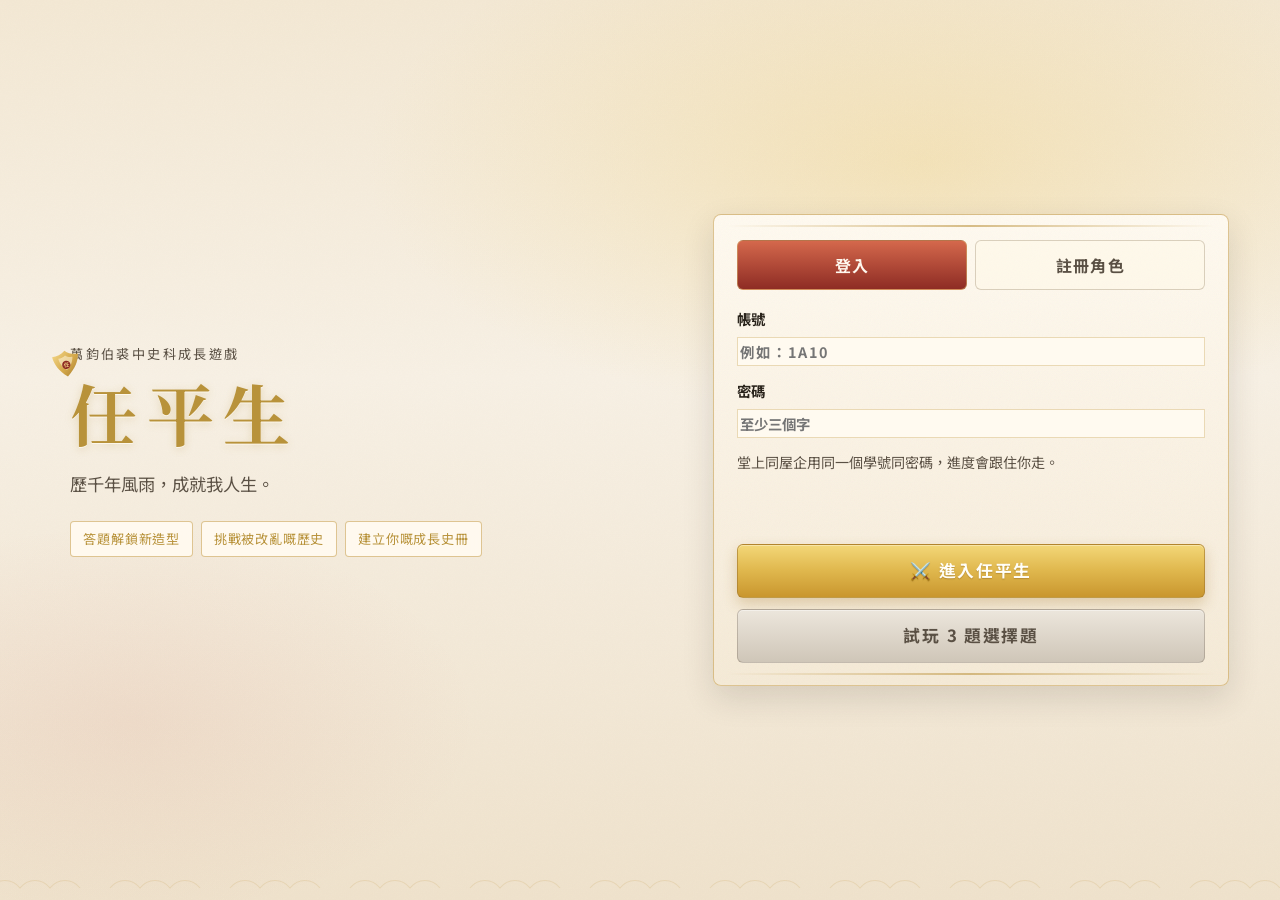
<file: index.html>
<!DOCTYPE html>
<html lang="zh-Hant">
  <head>
    <meta charset="UTF-8" />
    <meta name="viewport" content="width=device-width, initial-scale=1" />
    <title>任平生｜萬鈞伯裘中史科成長遊戲</title>
    <meta
      name="description"
      content="《任平生》——萬鈞伯裘中史科成長遊戲。歷千年風雨，成就我人生。化身古代人物，答題升級。"
    />
    <link rel="preconnect" href="https://fonts.googleapis.com" />
    <link rel="preconnect" href="https://fonts.gstatic.com" crossorigin />
    <link
      href="https://fonts.googleapis.com/css2?family=Cinzel:wght@600;700&family=Noto+Sans+TC:wght@400;500;600;700&family=Noto+Serif+TC:wght@600;700;900&display=swap"
      rel="stylesheet"
    />
    <link rel="stylesheet" href="css/styles.css?v=rad176" />
    <link rel="stylesheet" href="css/theme-ink.css?v=rad176" />
    <link rel="stylesheet" href="css/theme-hero.css?v=rad176" />
    <link rel="stylesheet" href="css/theme-epic.css?v=rad176" />
    <link rel="stylesheet" href="css/theme-radiant.css?v=rad176" />
    <link rel="stylesheet" href="css/home-proto.css?v=rad176" />
    <link rel="stylesheet" href="css/sheet.css?v=rad176" />
  </head>
  <body>
    <div id="app"></div>
    <script type="module" src="js/app.js?v=rad177"></script>
  </body>
</html>
</file>
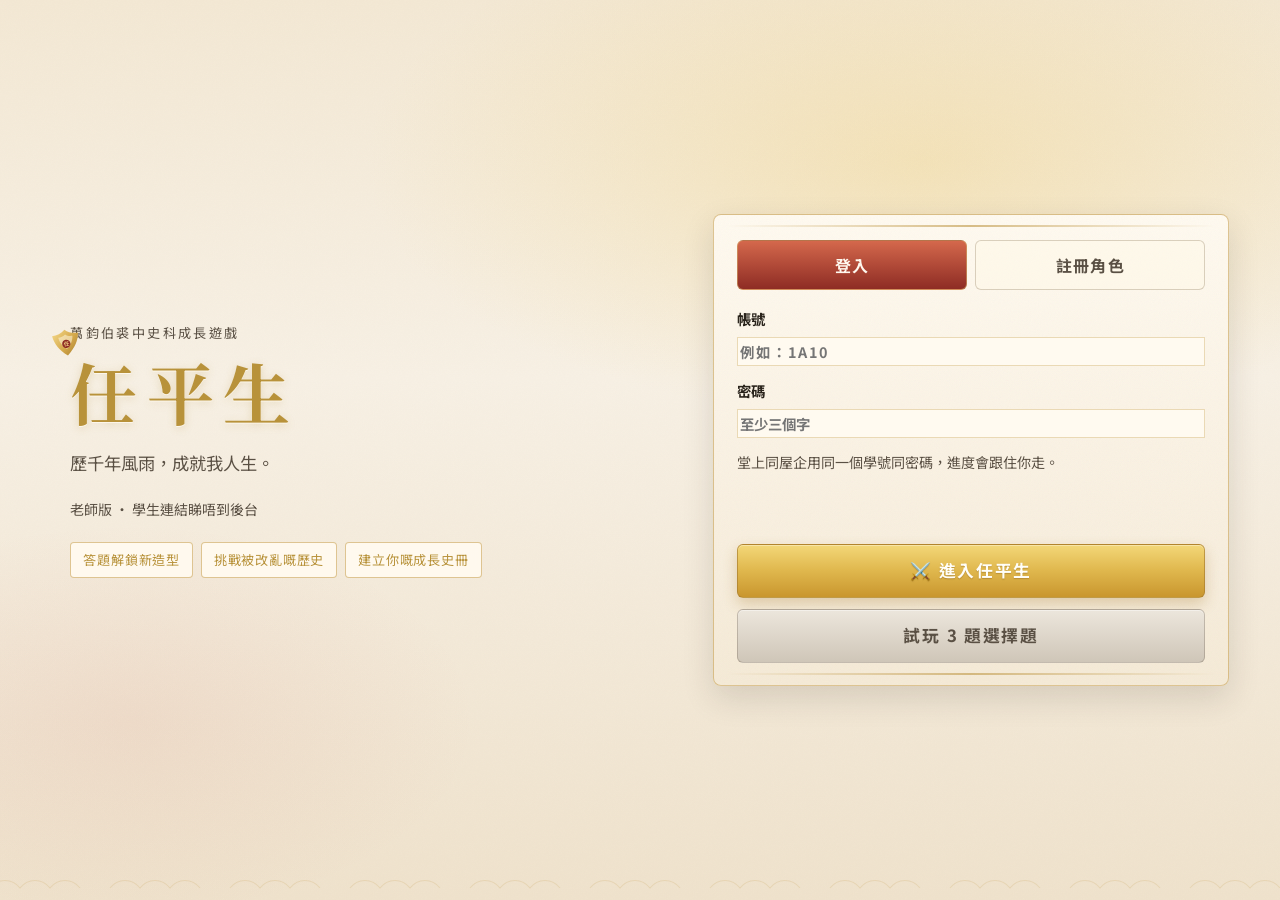
<file: teacher.html>
<!DOCTYPE html>
<html lang="zh-Hant">
  <head>
    <meta charset="UTF-8" />
    <meta name="viewport" content="width=device-width, initial-scale=1" />
    <title>任平生｜老師後台</title>
    <meta name="robots" content="noindex" />
    <meta
      name="description"
      content="《任平生》老師後台。學生請用課堂派發的學生連結。"
    />
    <link rel="preconnect" href="https://fonts.googleapis.com" />
    <link rel="preconnect" href="https://fonts.gstatic.com" crossorigin />
    <link
      href="https://fonts.googleapis.com/css2?family=Cinzel:wght@600;700&family=Noto+Sans+TC:wght@400;500;600;700&family=Noto+Serif+TC:wght@600;700;900&display=swap"
      rel="stylesheet"
    />
    <link rel="stylesheet" href="css/styles.css?v=rad176" />
    <link rel="stylesheet" href="css/theme-ink.css?v=rad176" />
    <link rel="stylesheet" href="css/theme-hero.css?v=rad176" />
    <link rel="stylesheet" href="css/theme-epic.css?v=rad176" />
    <link rel="stylesheet" href="css/theme-radiant.css?v=rad176" />
    <link rel="stylesheet" href="css/home-proto.css?v=rad176" />
    <link rel="stylesheet" href="css/sheet.css?v=rad176" />
  </head>
  <body>
    <div id="app"></div>
    <script type="module" src="js/app.js?v=rad177"></script>
  </body>
</html>
</file>
<file: css/styles.css>
:root {
  /* 水墨書卷基底（細節見 theme-ink.css） */
  --ink: #252820;
  --ink-soft: #3d4338;
  --paper: #f5f0e6;
  --paper-soft: #fffcf5;
  --silk: #efe8da;
  --sky: #35665b;
  --dawn: #b29455;
  --mist-blue: #5a6a88;
  --mountain: #182321;
  --cinnabar: #a3312b;
  --cinnabar-deep: #7e2418;
  --gold: #b29455;
  --gold-deep: #8a7340;
  --jade: #35665b;
  --bronze: #8a7340;
  --shadow: 0 12px 32px rgba(37, 40, 32, 0.12);
  --radius: 8px;
  --font-display: "Noto Serif TC", "Songti TC", serif;
  --font-body: "Noto Serif TC", "Noto Sans TC", serif;
  --font-ui: "Noto Sans TC", "PingFang TC", "Microsoft JhengHei", sans-serif;
}

* {
  box-sizing: border-box;
}

html,
body {
  margin: 0;
  min-height: 100%;
  color: var(--ink);
  font-family: var(--font-ui);
  background: var(--paper);
}

/* 戰國暮色城郭背景 —— 已由 theme-ink.css 水墨書卷覆蓋；保留變數相容舊規則 */
body {
  background: var(--paper, #f5f0e6);
}

/* 舊戰幡疊層：改為關閉，以免壓過宣紙感 */
body::before {
  content: none;
  display: none;
}

body::after {
  content: none;
  display: none;
}

#app {
  position: relative;
  z-index: 1;
  min-height: 100vh;
}

.hidden {
  display: none !important;
}

button,
input,
select {
  font: inherit;
}

/* 卷軸／匾額面板共用 */
.scroll-frame {
  position: relative;
  background:
    linear-gradient(180deg, rgba(246, 236, 214, 0.96), rgba(232, 214, 180, 0.94));
  border: 1px solid rgba(198, 163, 90, 0.45);
  box-shadow:
    var(--shadow),
    inset 0 0 0 1px rgba(255, 248, 230, 0.35),
    inset 0 0 40px rgba(110, 84, 48, 0.08);
}

.scroll-frame::before,
.scroll-frame::after {
  content: "";
  position: absolute;
  left: 10px;
  right: 10px;
  height: 2px;
  background: linear-gradient(90deg, transparent, rgba(198, 163, 90, 0.65), transparent);
  pointer-events: none;
}

.scroll-frame::before {
  top: 8px;
}

.scroll-frame::after {
  bottom: 8px;
}

.btn {
  border: 1px solid rgba(198, 163, 90, 0.35);
  border-radius: 6px;
  padding: 0.7rem 1.35rem;
  cursor: pointer;
  background: linear-gradient(180deg, #c24a3a, var(--cinnabar-deep));
  color: #fff8ef;
  font-weight: 700;
  letter-spacing: 0.12em;
  transition: transform 0.15s ease, filter 0.15s ease;
  box-shadow: 0 8px 18px rgba(126, 36, 24, 0.35);
  font-family: var(--font-ui);
}

.btn:hover {
  filter: brightness(1.08);
  transform: translateY(-1px);
}

.btn:active:not(:disabled) {
  transform: translateY(1px);
  filter: brightness(1.05);
  box-shadow:
    0 0 10px 3px rgba(255, 248, 230, 0.4),
    0 0 24px 8px rgba(210, 180, 120, 0.22);
}

.btn.ghost {
  background: rgba(255, 252, 245, 0.9);
  color: var(--ink-soft);
  box-shadow: none;
  border: 1px solid rgba(37, 40, 32, 0.18);
  backdrop-filter: none;
}

.app-shell .btn.ghost {
  color: var(--ink);
  background: rgba(255, 248, 230, 0.45);
  border-color: rgba(110, 84, 48, 0.35);
}

.btn.gold {
  background: linear-gradient(180deg, var(--gold), var(--gold-deep));
  color: #1a120c;
  box-shadow: 0 8px 18px rgba(138, 106, 46, 0.35);
}

.btn:disabled {
  opacity: 0.45;
  cursor: not-allowed;
  transform: none;
}

/* ===== Landing / Auth ===== */
.hero-screen {
  min-height: 100vh;
  display: grid;
  grid-template-columns: 1.1fr 0.9fr;
  gap: 2rem;
  padding: clamp(1.5rem, 4vw, 3.5rem);
  align-items: center;
}

@media (max-width: 900px) {
  .hero-screen {
    grid-template-columns: 1fr;
    padding-top: 2rem;
  }
}

.brand-block {
  color: #f4e6c4;
  position: relative;
  padding-left: 1.2rem;
}

.brand-block::before {
  content: "任";
  position: absolute;
  left: -0.2rem;
  top: 0.35rem;
  width: 1.7rem;
  height: 2.4rem;
  display: grid;
  place-items: center;
  font-family: var(--font-display);
  font-size: 1.1rem;
  color: #fff6e4;
  background: radial-gradient(circle at 40% 35%, #e07058, var(--cinnabar-deep));
  border: 1px solid rgba(212, 176, 106, 0.65);
  box-shadow: 0 6px 16px rgba(0, 0, 0, 0.45);
  transform: rotate(-8deg);
  animation: sealIn 0.8s 0.2s ease both;
}

.brand-block h1 {
  font-family: var(--font-display);
  font-size: clamp(2.8rem, 7vw, 4.6rem);
  font-weight: 400;
  line-height: 1.15;
  margin: 0 0 0.7rem;
  letter-spacing: 0.14em;
  color: #f7e7c0;
  text-shadow:
    0 2px 0 rgba(0, 0, 0, 0.45),
    0 0 28px rgba(232, 160, 96, 0.35);
  animation: brandIn 0.9s ease both;
}

.brand-block .subtitle {
  font-family: var(--font-body);
  font-size: 1.08rem;
  max-width: 34ch;
  line-height: 1.85;
  color: rgba(247, 231, 192, 0.92);
  animation: fadeUp 0.8s 0.15s ease both;
}

.brand-block .tags {
  display: flex;
  flex-wrap: wrap;
  gap: 0.5rem;
  margin-top: 1.3rem;
  animation: fadeUp 0.8s 0.3s ease both;
}

.tag {
  padding: 0.35rem 0.75rem;
  border-radius: 4px;
  background: rgba(20, 14, 18, 0.45);
  border: 1px solid rgba(212, 176, 106, 0.4);
  color: #f0e2c8;
  font-size: 0.82rem;
  letter-spacing: 0.06em;
  backdrop-filter: blur(4px);
}

.guest-play h2 {
  margin: 0 0 0.85rem;
  font-size: 1.15rem;
  letter-spacing: 0.06em;
  color: var(--ink);
}
.guest-invite .lead {
  margin: 0 0 0.9rem;
  color: var(--ink);
  line-height: 1.65;
}

.auth-panel {
  background:
    linear-gradient(180deg, rgba(246, 236, 214, 0.98), rgba(232, 214, 180, 0.96));
  border: 1px solid rgba(198, 163, 90, 0.5);
  border-radius: var(--radius);
  padding: 1.55rem 1.4rem 1.4rem;
  box-shadow: var(--shadow);
  animation: fadeUp 0.7s 0.2s ease both;
  position: relative;
}

.auth-panel::before,
.auth-panel::after {
  content: "";
  position: absolute;
  left: 12px;
  right: 12px;
  height: 2px;
  background: linear-gradient(90deg, transparent, rgba(198, 163, 90, 0.7), transparent);
}

.auth-panel::before {
  top: 10px;
}

.auth-panel::after {
  bottom: 10px;
}

.auth-tabs {
  display: flex;
  gap: 0.5rem;
  margin-bottom: 1rem;
}

.auth-tabs button {
  flex: 1;
  border: 1px solid rgba(110, 84, 48, 0.25);
  background: rgba(255, 248, 230, 0.45);
  padding: 0.65rem;
  border-radius: 6px;
  cursor: pointer;
  font-weight: 700;
  letter-spacing: 0.08em;
  color: var(--ink-soft);
}

.auth-tabs button.active {
  background: linear-gradient(180deg, #d4684c, var(--cinnabar-deep));
  color: #fff8ef;
  border-color: rgba(212, 176, 106, 0.55);
}

.form-grid {
  display: grid;
  gap: 0.75rem;
}

.form-grid label {
  display: grid;
  gap: 0.35rem;
  font-size: 0.9rem;
  font-weight: 700;
  color: var(--ink-soft);
}

#class-id-input {
  text-transform: uppercase;
  letter-spacing: 0.14em;
}

.name-roll,
.hero-name-edit {
  display: flex;
  flex-wrap: wrap;
  gap: 0.4rem;
  align-items: center;
}
.name-roll input,
.hero-name-edit input {
  flex: 1;
  min-width: 8rem;
  padding: 0.7rem 0.85rem;
  border-radius: 6px;
  border: 1px solid rgba(110, 84, 48, 0.3);
  background: rgba(255, 250, 240, 0.92);
  color: var(--ink);
  font: inherit;
}
.hero-name-edit {
  margin: 0.15rem 0 0;
}
.hero-name-edit .btn,
.name-roll .btn {
  padding: 0.55rem 0.8rem;
  letter-spacing: 0.06em;
}
.poster-char {
  display: flex;
  align-items: center;
  gap: 0.35rem;
  flex-wrap: wrap;
}
.name-pencil {
  border: 0;
  background: transparent;
  color: inherit;
  cursor: pointer;
  font-size: 0.95rem;
  line-height: 1;
  padding: 0.15rem 0.35rem;
  opacity: 0.72;
  border-radius: 4px;
}
.name-pencil:hover,
.name-pencil:focus-visible {
  opacity: 1;
  background: rgba(154, 52, 36, 0.08);
}
.home-quest {
  margin: 0.2rem 0 0;
  padding: 0.85rem 1rem;
  max-width: 22rem;
  border: 1px solid rgba(154, 52, 36, 0.32);
  border-radius: 10px;
  background: rgba(255, 250, 240, 0.94);
  box-shadow: 0 6px 16px rgba(58, 36, 22, 0.08);
}
.home-quest .eyebrow {
  margin: 0;
  letter-spacing: 0.16em;
  font-size: 0.72rem;
  color: #9a3424;
}
.home-quest h3 {
  margin: 0.2rem 0 0.25rem;
  font-family: var(--font-display);
  font-size: 1.15rem;
  letter-spacing: 0.06em;
}
.home-quest p {
  margin: 0 0 0.65rem;
  font-size: 0.88rem;
  line-height: 1.45;
}
.home-quest .poster-actions {
  margin-top: 0;
}

.form-error {
  color: var(--cinnabar-deep);
  font-size: 0.88rem;
  min-height: 1.2em;
}

/* ===== App shell ===== */
.app-shell {
  max-width: 1100px;
  margin: 0 auto;
  padding: 1rem 1rem 4rem;
}

.topbar {
  display: flex;
  flex-wrap: wrap;
  align-items: center;
  justify-content: space-between;
  gap: 1rem;
  padding: 0.95rem 1.15rem;
  margin-bottom: 1.2rem;
  border-radius: var(--radius);
  background:
    linear-gradient(180deg, rgba(246, 236, 214, 0.96), rgba(228, 208, 172, 0.94));
  border: 1px solid rgba(198, 163, 90, 0.45);
  box-shadow: var(--shadow);
  animation: fadeUp 0.5s ease both;
  position: relative;
}

.topbar::before {
  content: "";
  position: absolute;
  inset: 6px;
  border: 1px solid rgba(198, 163, 90, 0.28);
  border-radius: 6px;
  pointer-events: none;
}

.player-badge {
  display: flex;
  align-items: center;
  gap: 0.85rem;
  position: relative;
  z-index: 1;
}

.avatar-ring {
  width: 80px;
  height: 80px;
  border-radius: 14px;
  display: grid;
  place-items: center;
  overflow: hidden;
  background: transparent;
  box-shadow: none;
  border: 0;
  flex-shrink: 0;
}

.avatar-ring .avatar-svg {
  width: 80px;
  height: 96px;
  display: block;
}

.avatar-fallback {
  width: 100%;
  height: 100%;
  display: grid;
  place-items: center;
  color: #fff;
  font-weight: 700;
  font-size: 1.4rem;
  border-radius: 12px;
}

.avatar-svg {
  display: block;
  filter: drop-shadow(0 6px 12px rgba(0, 0, 0, 0.25));
  animation: portraitPop 0.55s ease both;
}

/* 遊戲立繪風格頭像：無文字、無邊框 */
.avatar-art {
  position: relative;
  display: block;
  border-radius: 14px;
  overflow: hidden;
  border: 0;
  box-shadow: none;
  background: transparent;
  animation: portraitPop 0.55s ease both;
  flex-shrink: 0;
}

.avatar-art img {
  width: 100%;
  height: 100%;
  object-fit: cover;
  object-position: center 18%;
  display: block;
  transition: filter 0.35s ease;
}

.avatar-art::before,
.avatar-art::after {
  content: none;
  display: none;
}

.avatar-art-outfit,
.avatar-art-era {
  display: none !important;
}

/* —— 衣裝階級：開局庶民明亮，唔再用粗布灰階 —— */
.outfit-0 {
  border: 0 !important;
  box-shadow: none;
}

.outfit-0 img {
  filter: saturate(1.05) brightness(1.04) contrast(1.02);
}

.outfit-0::before {
  display: none;
}

/* 階段海報作頭像：裁切上半身／臉部 */
.avatar-art.stage-face {
  overflow: hidden;
  border-radius: 12px;
}
.avatar-art.stage-face img {
  object-fit: cover;
  object-position: center 12%;
  width: 100%;
  height: 100%;
  filter: none;
}
.avatar-art.avatar-sm.stage-face {
  border-radius: 50%;
}
.avatar-art.avatar-sm.stage-face img {
  object-position: center 8%;
}
.avatar-ring .avatar-art.stage-face {
  border-radius: 50%;
}
.growth-av .avatar-art.stage-face {
  border-radius: 50%;
  width: 40px !important;
  height: 40px !important;
}
.growth-av .avatar-art.stage-face img {
  object-position: center 10%;
}

.outfit-1,
.outfit-2,
.outfit-3,
.outfit-4,
.outfit-5,
.outfit-6,
.outfit-7,
.outfit-8 {
  border: 0 !important;
  box-shadow: none !important;
}

.outfit-1 img {
  filter: saturate(1.08) contrast(1.02) brightness(1.02);
}

.outfit-1::before,
.outfit-2::before,
.outfit-3::before,
.outfit-4::before,
.outfit-6::before,
.outfit-7::before,
.outfit-8::before,
.outfit-8::after {
  display: none !important;
  content: none !important;
}

.outfit-2 img {
  filter: saturate(1.08) hue-rotate(-6deg) contrast(1.02);
}

.outfit-3 img {
  filter: saturate(1) contrast(1.02);
}

.outfit-4 img {
  filter: saturate(1.12) contrast(1.06);
}

.outfit-5 img {
  filter: none;
}

.outfit-6 img {
  filter: saturate(1.05) contrast(1.03);
}

.outfit-7 img,
.outfit-8 img {
  filter: saturate(1.12) contrast(1.06) brightness(1.02);
}

.avatar-ring .avatar-art {
  width: 80px !important;
  height: 96px !important;
  border: 0 !important;
  border-radius: 12px;
  box-shadow: none !important;
}

.avatar-ring .avatar-art-era {
  font-size: 0.55rem;
}

.char-portrait .avatar-art {
  width: 112px !important;
  height: 140px !important;
}

.parade-item .avatar-art {
  width: 88px !important;
  height: 110px !important;
}

.hero-stage .avatar-art.avatar-lg {
  animation: floatY 3.5s ease-in-out infinite;
}

.eyebrow {
  font-size: 0.82rem;
  letter-spacing: 0.18em;
  color: var(--gold);
  margin: 0 0 0.5rem;
  text-transform: none;
}

.brand-block .eyebrow {
  color: #e6c96a;
}

.btn-wide {
  width: 100%;
  letter-spacing: 0.16em;
}

.pick-label {
  font-weight: 700;
  margin-bottom: 0.5rem;
  font-size: 0.9rem;
  color: var(--ink-soft);
  letter-spacing: 0.06em;
}

.hero-preview {
  margin: 1.2rem 0 0.4rem;
}

.hero-stage {
  position: relative;
  display: flex;
  flex-direction: column;
  align-items: flex-start;
  gap: 0.75rem;
  min-height: 180px;
}

.hero-stage .avatar-lg {
  animation: floatY 3.5s ease-in-out infinite;
}

.hero-caption strong {
  display: block;
  font-family: var(--font-display);
  font-size: 1.6rem;
  font-weight: 400;
  letter-spacing: 0.1em;
  color: #f4e6c4;
}

.hero-caption span {
  color: rgba(240, 226, 200, 0.85);
  font-size: 0.92rem;
  line-height: 1.5;
}

.hero-idle {
  display: flex;
  align-items: center;
  gap: 1rem;
  color: rgba(240, 226, 200, 0.88);
  line-height: 1.6;
}

.parade-row {
  display: flex;
  flex-wrap: nowrap;
  gap: 0.65rem;
  margin-top: 0.4rem;
  max-width: min(560px, 92vw);
  overflow-x: auto;
  padding: 0.35rem 0.15rem 0.55rem;
  scroll-snap-type: x mandatory;
  -webkit-overflow-scrolling: touch;
}

.parade-item {
  display: flex;
  flex-direction: column;
  align-items: center;
  gap: 0.3rem;
  padding: 0.35rem;
  border-radius: 10px;
  background: rgba(20, 14, 18, 0.42);
  border: 1px solid rgba(212, 176, 106, 0.35);
  box-shadow: 0 6px 16px rgba(0, 0, 0, 0.28);
  flex: 0 0 auto;
  scroll-snap-align: start;
  backdrop-filter: blur(6px);
}

.parade-item span {
  font-size: 0.75rem;
  color: #e8d7b0;
  letter-spacing: 0.06em;
}

.parade-item .avatar-svg {
  width: 88px;
  height: 106px;
}

.hero-idle-note {
  margin: 0.75rem 0 0;
  color: rgba(240, 226, 200, 0.85);
  font-size: 0.92rem;
}

.lantern {
  width: 36px;
  height: 52px;
  border-radius: 18px 18px 10px 10px;
  background: radial-gradient(circle at 40% 30%, #ffd98a, #c24a3a 70%);
  box-shadow: 0 0 24px rgba(255, 180, 80, 0.45);
  animation: lanternGlow 2.4s ease-in-out infinite;
  position: relative;
}

.lantern::before {
  content: "";
  position: absolute;
  top: -10px;
  left: 50%;
  width: 2px;
  height: 10px;
  background: #c6a35a;
  transform: translateX(-50%);
}

.char-pick {
  display: grid;
  grid-template-columns: repeat(3, 1fr);
  gap: 0.65rem;
  max-height: 520px;
  overflow-y: auto;
  padding: 0.35rem;
  border: 1px dashed rgba(166, 124, 58, 0.35);
  border-radius: 10px;
  background: rgba(255, 248, 236, 0.35);
}

.profile-char-pick {
  max-height: 420px;
  margin: 0.75rem 0 1.2rem;
}

@media (max-width: 640px) {
  .char-pick {
    grid-template-columns: repeat(2, 1fr);
    max-height: 480px;
  }
}

.char-card {
  border: 1.5px solid rgba(110, 84, 48, 0.25);
  border-radius: 12px;
  padding: 0.55rem 0.4rem 0.65rem;
  text-align: center;
  cursor: pointer;
  background: rgba(255, 250, 240, 0.95);
  transition: transform 0.18s ease, border-color 0.15s, box-shadow 0.18s;
}

.char-card:hover {
  transform: translateY(-4px) scale(1.02);
}

.char-card.selected {
  border-color: var(--accent, var(--cinnabar));
  box-shadow: 0 0 0 3px rgba(179, 58, 43, 0.22);
  background: #fff8ef;
  transform: translateY(-2px);
}

.char-portrait {
  display: grid;
  place-items: center;
  margin-bottom: 0.35rem;
  min-height: 118px;
}

.char-portrait .avatar-svg {
  width: 112px;
  height: 134px;
}

.char-card .name {
  font-weight: 700;
  font-size: 0.9rem;
  font-family: var(--font-body);
}

.char-card .era {
  font-size: 0.72rem;
  opacity: 0.7;
}

/* ===== Home fun layout ===== */
.home-layout {
  display: grid;
  gap: 1.15rem;
}

.hero-banner {
  display: grid;
  grid-template-columns: auto 1fr;
  gap: 1.25rem;
  align-items: center;
  overflow: hidden;
}

@media (max-width: 720px) {
  .hero-banner {
    grid-template-columns: 1fr;
    text-align: center;
  }

  .hero-banner-art {
    margin: 0 auto;
  }

  .quick-actions {
    justify-content: center;
  }

  .progress-head {
    flex-direction: column;
    gap: 0.25rem;
  }
}

.hero-banner-art {
  position: relative;
  display: grid;
  place-items: center;
  padding: 0.4rem;
}

.portrait-glow {
  position: absolute;
  width: 160px;
  height: 160px;
  border-radius: 50%;
  background: radial-gradient(circle, var(--glow, #c6a35a) 0%, transparent 70%);
  opacity: 0.35;
  animation: pulseGlow 3s ease-in-out infinite;
  pointer-events: none;
}

.rank-badge {
  position: absolute;
  right: -4px;
  bottom: 8px;
  padding: 0.25rem 0.65rem;
  border-radius: 4px;
  color: #fff;
  font-size: 0.78rem;
  font-weight: 700;
  letter-spacing: 0.08em;
  box-shadow: 0 4px 12px rgba(0, 0, 0, 0.25);
  border: 1px solid rgba(255, 240, 200, 0.35);
}

.hero-banner-copy h2 {
  font-family: var(--font-display);
  font-size: clamp(1.7rem, 4vw, 2.3rem);
  font-weight: 400;
  letter-spacing: 0.1em;
  margin: 0 0 0.35rem;
  color: var(--cinnabar-deep);
}

.motto {
  font-family: var(--font-body);
  font-size: 1.05rem;
  color: var(--bronze);
  margin: 0 0 0.55rem;
  font-style: italic;
}

.progress-card {
  background: rgba(255, 250, 240, 0.7);
  border: 1px solid rgba(110, 84, 48, 0.2);
  border-radius: 8px;
  padding: 0.75rem 0.85rem;
  margin: 0.85rem 0 1rem;
}

.progress-head {
  display: flex;
  justify-content: space-between;
  font-size: 0.85rem;
  margin-bottom: 0.45rem;
  opacity: 0.85;
}

.xp-bar.xl {
  width: 100%;
  height: 14px;
}

.quick-actions {
  display: flex;
  flex-wrap: wrap;
  gap: 0.55rem;
}

.section-title {
  font-family: var(--font-display);
  font-weight: 400;
  letter-spacing: 0.14em;
  font-size: 1.35rem;
  margin: 0 0 0.85rem;
  color: #f0e2c8;
  text-align: center;
}

.section-title span {
  display: inline-block;
  padding: 0.2rem 1rem;
  border-top: 1px solid rgba(198, 163, 90, 0.5);
  border-bottom: 1px solid rgba(198, 163, 90, 0.5);
}

.panel .section-title {
  color: var(--cinnabar-deep);
}

.unit-grid {
  display: grid;
  grid-template-columns: repeat(auto-fill, minmax(240px, 1fr));
  gap: 0.75rem;
  margin-top: 0.75rem;
}

.unit-card {
  padding: 0.95rem 1rem;
  border-radius: 10px;
  cursor: pointer;
  border: 1px solid rgba(198, 163, 90, 0.35);
  background: linear-gradient(145deg, rgba(255, 250, 240, 0.95), rgba(232, 214, 180, 0.88));
  box-shadow: 0 10px 24px rgba(8, 10, 16, 0.18);
  animation: fadeUp 0.45s ease both;
  animation-delay: calc(var(--i, 0) * 0.05s);
}

.unit-card h3 {
  margin: 0.15rem 0 0.35rem;
}

.unit-card-actions {
  display: flex;
  gap: 0.45rem;
  margin-top: 0.7rem;
  flex-wrap: wrap;
}

.unit-card-actions .btn {
  flex: 1;
  min-width: 5.5rem;
}

.unit-card .quest-xp {
  display: inline-block;
  margin-top: 0.45rem;
}

.shizhan-feature {
  margin: 0.35rem 0 0.85rem;
}

.run-hud {
  display: flex;
  flex-wrap: wrap;
  gap: 0.45rem 0.85rem;
  align-items: center;
  margin: 0 0 0.85rem;
  padding: 0.55rem 0.75rem;
  border-radius: 8px;
  border: 1px solid rgba(198, 163, 90, 0.45);
  background: linear-gradient(180deg, rgba(40, 24, 16, 0.08), rgba(154, 34, 38, 0.08));
  font-size: 0.92rem;
}

.run-era {
  font-family: var(--font-display);
  font-weight: 700;
  letter-spacing: 0.08em;
}

.run-lamps {
  display: inline-flex;
  gap: 0.28rem;
  margin-left: auto;
}

.run-lamp {
  width: 0.95rem;
  height: 0.95rem;
  border-radius: 50%;
  background: rgba(80, 60, 40, 0.22);
  box-shadow: inset 0 0 0 1px rgba(110, 84, 48, 0.35);
}

.run-lamp.on {
  background: radial-gradient(circle at 35% 30%, #ffe7a3, #e2a84a 55%, #9a2a22);
  box-shadow: 0 0 10px rgba(226, 168, 74, 0.85);
}

.run-result {
  text-align: center;
}

.run-stars {
  font-size: 2rem;
  letter-spacing: 0.2em;
  margin: 0.35rem 0 0.5rem;
}

.run-star {
  color: rgba(110, 84, 48, 0.28);
}

.run-star.on {
  color: var(--gold, #d7aa50);
  text-shadow: 0 0 12px rgba(215, 170, 80, 0.45);
}

.chip[disabled] {
  opacity: 0.45;
  cursor: not-allowed;
}

.quest-card {
  display: grid;
  grid-template-columns: auto 1fr auto;
  gap: 0.7rem;
  align-items: center;
  padding: 0.9rem 0.95rem;
  border-radius: 10px;
  cursor: pointer;
  border: 1px solid rgba(198, 163, 90, 0.35);
  background:
    linear-gradient(145deg, rgba(255, 250, 240, 0.95), rgba(232, 214, 180, 0.88));
  box-shadow: 0 10px 24px rgba(8, 10, 16, 0.18);
  transition: transform 0.18s ease, box-shadow 0.18s ease;
  animation: fadeUp 0.45s ease both;
  animation-delay: calc(var(--i, 0) * 0.06s);
}

.quest-card:hover {
  transform: translateY(-5px) rotate(-0.4deg);
  box-shadow: 0 16px 32px rgba(8, 10, 16, 0.28);
}

.quest-icon {
  width: 48px;
  height: 48px;
  border-radius: 10px;
  display: grid;
  place-items: center;
  font-size: 1.45rem;
  background: rgba(20, 28, 40, 0.08);
  border: 1px solid rgba(110, 84, 48, 0.2);
}

.quest-body h3 {
  margin: 0 0 0.2rem;
  font-family: var(--font-display);
  font-weight: 400;
  letter-spacing: 0.08em;
  font-size: 1.15rem;
}

.quest-body p {
  margin: 0;
  font-size: 0.82rem;
  opacity: 0.75;
}

.quest-xp {
  font-size: 0.78rem;
  font-weight: 700;
  letter-spacing: 0.04em;
  padding: 0.3rem 0.5rem;
  border-radius: 4px;
  background: rgba(20, 28, 40, 0.08);
  white-space: nowrap;
}

.quest-card.tone-cinnabar {
  border-color: rgba(179, 58, 43, 0.4);
}
.quest-card.tone-cinnabar .quest-icon {
  background: rgba(179, 58, 43, 0.12);
}
.quest-card.tone-gold {
  border-color: rgba(198, 163, 90, 0.55);
}
.quest-card.tone-gold .quest-icon {
  background: rgba(198, 163, 90, 0.2);
}
.quest-card.tone-jade {
  border-color: rgba(45, 107, 82, 0.4);
}
.quest-card.tone-jade .quest-icon {
  background: rgba(45, 107, 82, 0.12);
}
.quest-card.tone-indigo {
  border-color: rgba(42, 56, 76, 0.4);
}
.quest-card.tone-indigo .quest-icon {
  background: rgba(42, 56, 76, 0.12);
}
.quest-card.tone-bronze {
  border-color: rgba(110, 84, 48, 0.4);
}
.quest-card.tone-royal {
  border-color: rgba(154, 34, 38, 0.45);
  background: linear-gradient(145deg, #fff8ef, #f0d9a8);
}

.profile-hero {
  display: flex;
  gap: 1.1rem;
  align-items: center;
  margin-bottom: 0.5rem;
}

@media (max-width: 600px) {
  .profile-hero {
    flex-direction: column;
    text-align: center;
  }
}

.nav button {
  transition: transform 0.15s ease, background 0.15s ease;
}

.nav button:hover {
  transform: translateY(-2px);
}

@keyframes floatY {
  0%,
  100% {
    transform: translateY(0);
  }
  50% {
    transform: translateY(-8px);
  }
}

@keyframes pulseGlow {
  0%,
  100% {
    opacity: 0.28;
    transform: scale(1);
  }
  50% {
    opacity: 0.45;
    transform: scale(1.08);
  }
}

@keyframes lanternGlow {
  0%,
  100% {
    filter: brightness(1);
    transform: translateY(0);
  }
  50% {
    filter: brightness(1.15);
    transform: translateY(-3px);
  }
}

@keyframes portraitPop {
  from {
    opacity: 0;
    transform: scale(0.86) translateY(8px);
  }
  to {
    opacity: 1;
    transform: scale(1) translateY(0);
  }
}

@keyframes heroBreathe {
  0%, 100% { transform: translate3d(0, 6px, 0) scale(1.04) rotate(-0.5deg); }
  50% { transform: translate3d(-8px, -12px, 0) scale(1.08) rotate(0.6deg); }
}
@keyframes heroShine {
  0%, 100% { background-position: 120% 0; opacity: 0.15; }
  40% { opacity: 0.55; }
  55% { background-position: -20% 0; opacity: 0.2; }
}
@keyframes moteDrift {
  0% { transform: translate3d(0, 12px, 0) scale(0.6); opacity: 0; }
  12% { opacity: 0.85; }
  100% { transform: translate3d(18px, -220px, 0) scale(1.1); opacity: 0; }
}
@keyframes avBlink {
  0%, 86%, 94%, 100% { transform: scaleY(1); }
  90% { transform: scaleY(0.06); }
}
@keyframes hairSway {
  0%, 100% { transform: rotate(-1.8deg); }
  50% { transform: rotate(2.2deg); }
}
@keyframes avatarBob {
  0%, 100% { transform: translateY(0); }
  50% { transform: translateY(-3px); }
}
@keyframes companionBob {
  0%, 100% { transform: translateY(0) rotate(-1deg); }
  50% { transform: translateY(-5px) rotate(1.5deg); }
}

.stage-poster.is-alive {
  overflow: hidden;
}
.stage-poster.is-alive .stage-alive-img {
  animation: heroBreathe 5.6s ease-in-out infinite;
  transform-origin: 52% 78%;
  will-change: transform;
  filter: saturate(1.12) contrast(1.06) brightness(1.05);
}
.stage-alive-shine {
  position: absolute;
  inset: 0;
  z-index: 2;
  pointer-events: none;
  background: linear-gradient(115deg, transparent 38%, rgba(255, 248, 220, 0.42) 50%, transparent 62%);
  background-size: 220% 100%;
  animation: heroShine 7.5s ease-in-out infinite;
  mix-blend-mode: soft-light;
}
.stage-alive-dust {
  position: absolute;
  inset: 0;
  z-index: 3;
  pointer-events: none;
  overflow: hidden;
}
.stage-alive-dust i {
  position: absolute;
  width: 7px;
  height: 7px;
  border-radius: 50%;
  background: radial-gradient(circle, #fff6d0 0%, rgba(212, 176, 106, 0.15) 70%);
  box-shadow: 0 0 8px rgba(255, 236, 180, 0.7);
  animation: moteDrift 8.5s linear infinite;
}
.stage-alive-dust i:nth-child(1) { left: 16%; bottom: 8%; animation-duration: 7.2s; }
.stage-alive-dust i:nth-child(2) { left: 38%; bottom: 4%; animation-duration: 9.4s; animation-delay: -2s; width: 5px; height: 5px; }
.stage-alive-dust i:nth-child(3) { left: 62%; bottom: 10%; animation-duration: 8.1s; animation-delay: -4s; }
.stage-alive-dust i:nth-child(4) { left: 78%; bottom: 2%; animation-duration: 10.2s; animation-delay: -1s; width: 4px; height: 9px; border-radius: 40%; }
.stage-alive-dust i:nth-child(5) { left: 50%; bottom: 16%; animation-duration: 6.8s; animation-delay: -3.5s; }

.avatar-svg .av-eyes {
  transform-box: fill-box;
  transform-origin: 50% 42%;
  animation: avBlink 5.2s ease-in-out infinite;
}
.avatar-svg .av-hair,
.avatar-svg .av-sleeve {
  transform-box: fill-box;
  transform-origin: 50% 0%;
  animation: hairSway 3.8s ease-in-out infinite;
}
.avatar-svg .av-prop {
  transform-box: fill-box;
  transform-origin: 50% 100%;
  animation: hairSway 4.6s ease-in-out infinite reverse;
}

.avatar-ring {
  animation: avatarBob 3.6s ease-in-out infinite;
}
.avatar-art.stage-face img {
  animation: heroBreathe 7s ease-in-out infinite;
  transform-origin: 50% 20%;
}
.avatar-art.avatar-sm.stage-face img,
.avatar-ring .avatar-art.stage-face img,
.growth-av .avatar-art.stage-face img {
  animation: avatarBob 3.4s ease-in-out infinite;
  transform-origin: 50% 40%;
}
.study-companion .avatar-art,
.study-companion .avatar-svg {
  animation: companionBob 3.2s ease-in-out infinite;
}

@media (prefers-reduced-motion: reduce) {
  .stage-poster.is-alive .stage-alive-img,
  .stage-alive-shine,
  .stage-alive-dust i,
  .avatar-svg .av-eyes,
  .avatar-svg .av-hair,
  .avatar-svg .av-sleeve,
  .avatar-svg .av-prop,
  .avatar-ring,
  .avatar-art.stage-face img,
  .study-companion .avatar-art,
  .study-companion .avatar-svg {
    animation: none;
  }
}
.reduce-motion .stage-poster.is-alive .stage-alive-img,
.reduce-motion .stage-alive-shine,
.reduce-motion .stage-alive-dust i,
.reduce-motion .avatar-svg .av-eyes,
.reduce-motion .avatar-svg .av-hair,
.reduce-motion .avatar-svg .av-sleeve,
.reduce-motion .avatar-svg .av-prop,
.reduce-motion .avatar-ring,
.reduce-motion .avatar-art.stage-face img,
.reduce-motion .study-companion .avatar-art,
.reduce-motion .study-companion .avatar-svg {
  animation: none;
}

.player-meta strong {
  display: block;
  font-family: var(--font-display);
  font-size: 1.35rem;
  font-weight: 400;
  letter-spacing: 0.06em;
  color: var(--ink);
}

.player-meta span {
  font-size: 0.85rem;
  opacity: 0.8;
}

.xp-bar {
  width: min(240px, 45vw);
  height: 10px;
  background: rgba(28, 20, 16, 0.12);
  border-radius: 4px;
  overflow: hidden;
  margin-top: 0.35rem;
  border: 1px solid rgba(110, 84, 48, 0.2);
}

.xp-bar > i {
  display: block;
  height: 100%;
  background: linear-gradient(90deg, var(--jade), var(--gold));
  width: 0%;
  transition: width 0.45s ease;
}

.nav {
  display: flex;
  flex-wrap: wrap;
  gap: 0.45rem;
  margin-bottom: 1rem;
}

.nav button {
  border: 1px solid rgba(212, 176, 106, 0.4);
  background: rgba(20, 14, 18, 0.55);
  border-radius: 6px;
  padding: 0.55rem 1rem;
  cursor: pointer;
  font-weight: 700;
  letter-spacing: 0.08em;
  color: #e8d7b0;
  backdrop-filter: blur(8px);
  box-shadow: 0 4px 14px rgba(0, 0, 0, 0.25);
}

.nav button.active {
  background: linear-gradient(180deg, #c24a3a, var(--cinnabar-deep));
  color: #fff8ef;
  border-color: rgba(246, 220, 160, 0.35);
}

.panel {
  background:
    linear-gradient(180deg, rgba(246, 236, 214, 0.96), rgba(228, 208, 172, 0.94));
  border: 1px solid rgba(198, 163, 90, 0.45);
  border-radius: var(--radius);
  padding: 1.35rem 1.25rem;
  box-shadow: var(--shadow);
  animation: fadeUp 0.45s ease both;
  position: relative;
}

.panel::before {
  content: "";
  position: absolute;
  inset: 7px;
  border: 1px solid rgba(198, 163, 90, 0.25);
  border-radius: 6px;
  pointer-events: none;
}

.panel > * {
  position: relative;
  z-index: 1;
}

.panel h2 {
  font-family: var(--font-display);
  margin: 0 0 0.35rem;
  font-size: 2rem;
  font-weight: 400;
  letter-spacing: 0.12em;
  color: var(--cinnabar-deep);
}

.panel .lead {
  margin: 0 0 1.1rem;
  opacity: 0.85;
  line-height: 1.75;
  font-family: var(--font-body);
}

.grid-cards {
  display: grid;
  grid-template-columns: repeat(auto-fit, minmax(200px, 1fr));
  gap: 0.85rem;
}

.feature-card {
  border-radius: 8px;
  padding: 1rem;
  background:
    linear-gradient(160deg, rgba(255, 250, 240, 0.95), rgba(232, 214, 180, 0.9));
  border: 1px solid rgba(110, 84, 48, 0.28);
  cursor: pointer;
  transition: transform 0.18s ease, box-shadow 0.18s ease, border-color 0.18s;
  text-decoration: none;
  color: inherit;
}

.feature-card:hover {
  transform: translateY(-3px);
  box-shadow: 0 12px 28px rgba(28, 20, 16, 0.16);
  border-color: rgba(179, 58, 43, 0.45);
}

.feature-card h3 {
  margin: 0.4rem 0 0.25rem;
  font-size: 1.08rem;
  font-family: var(--font-display);
  font-weight: 400;
  letter-spacing: 0.08em;
}

.feature-card p {
  margin: 0;
  font-size: 0.88rem;
  opacity: 0.78;
  line-height: 1.55;
}

.toolbar {
  display: flex;
  flex-wrap: wrap;
  gap: 0.5rem;
  margin-bottom: 1rem;
  align-items: center;
}

.chip {
  padding: 0.35rem 0.7rem;
  border-radius: 4px;
  border: 1px solid rgba(110, 84, 48, 0.28);
  background: rgba(255, 250, 240, 0.85);
  cursor: pointer;
  font-size: 0.85rem;
  letter-spacing: 0.04em;
}

.chip.active {
  background: linear-gradient(180deg, #2f6b52, #214a3a);
  color: #fff;
  border-color: transparent;
}

.question-box {
  padding: 1rem;
  border-radius: 8px;
  background:
    repeating-linear-gradient(
      0deg,
      rgba(255, 250, 240, 0.95),
      rgba(255, 250, 240, 0.95) 27px,
      rgba(198, 163, 90, 0.08) 28px
    );
  border: 1px solid rgba(110, 84, 48, 0.25);
}

.question-box .q-meta {
  font-size: 0.8rem;
  opacity: 0.7;
  margin-bottom: 0.5rem;
  letter-spacing: 0.06em;
}

.question-box .q-text {
  font-size: 1.15rem;
  font-weight: 700;
  line-height: 1.65;
  margin-bottom: 1rem;
  font-family: var(--font-body);
}

.options {
  display: grid;
  gap: 0.55rem;
}

.option {
  text-align: left;
  padding: 0.75rem 0.9rem;
  border-radius: 6px;
  border: 1px solid rgba(110, 84, 48, 0.25);
  background: rgba(255, 252, 245, 0.95);
  cursor: pointer;
}

.option.correct {
  border-color: var(--jade);
  background: rgba(47, 107, 85, 0.12);
}

.option.wrong {
  border-color: var(--cinnabar);
  background: rgba(179, 58, 43, 0.1);
}

.feedback {
  margin-top: 0.85rem;
  padding: 0.75rem;
  border-radius: 6px;
  background: rgba(36, 48, 64, 0.08);
  line-height: 1.55;
  border-left: 3px solid var(--gold);
}

.fill-row {
  display: flex;
  gap: 0.5rem;
  flex-wrap: wrap;
}

.fill-row input {
  flex: 1;
  min-width: 160px;
  padding: 0.7rem 0.85rem;
  border-radius: 6px;
  border: 1px solid rgba(110, 84, 48, 0.3);
  background: rgba(255, 250, 240, 0.95);
}

.match-board {
  display: grid;
  grid-template-columns: 1fr 1fr;
  gap: 1rem;
}

@media (max-width: 640px) {
  .match-board {
    grid-template-columns: 1fr 1fr;
    gap: 0.45rem;
  }
}

.match-col {
  display: grid;
  gap: 0.5rem;
}

.match-item {
  padding: 0.85rem 0.7rem;
  border-radius: 8px;
  border: 1px solid rgba(110, 84, 48, 0.28);
  background: linear-gradient(180deg, #fffaf0, #f3e4c4);
  cursor: pointer;
  text-align: center;
  font-weight: 600;
  min-height: 3.2rem;
  transition: transform 0.15s ease, box-shadow 0.15s ease;
}

.match-item.side-l {
  border-left: 3px solid var(--cinnabar, #9a2226);
}

.match-item.side-r {
  border-right: 3px solid var(--jade, #35665b);
}

.match-item.selected {
  border-color: var(--gold);
  box-shadow: 0 0 0 2px rgba(198, 163, 90, 0.4);
  transform: translateY(-2px);
}

.match-item.done {
  opacity: 0.4;
  pointer-events: none;
  background: linear-gradient(180deg, #dce8d4, #c5d4b0);
}

.match-item.is-miss {
  animation: flip-miss 0.4s ease;
  box-shadow: 0 0 0 2px #b23b3b;
}

.flip-grid {
  display: grid;
  grid-template-columns: repeat(4, 1fr);
  gap: 0.55rem;
}

@media (max-width: 640px) {
  .flip-grid {
    grid-template-columns: repeat(2, 1fr);
  }
}

.flip-card {
  aspect-ratio: 1 / 1.05;
  border-radius: 8px;
  border: 1px solid rgba(166, 124, 58, 0.4);
  cursor: pointer;
  background:
    linear-gradient(145deg, #e8c078, #c45a3a);
  color: #fff8ef;
  font-weight: 700;
  font-family: var(--font-display);
  letter-spacing: 0.12em;
  transition: transform 0.2s, box-shadow 0.2s, background 0.2s;
}

.flip-card span {
  display: grid;
  place-items: center;
  height: 100%;
  padding: 0.4rem;
  font-size: clamp(0.85rem, 2.5vw, 1.1rem);
}

.flip-card.revealed,
.flip-card.matched,
.flip-card.is-face {
  background:
    linear-gradient(180deg, #f7ecd2 0%, #ead4a4 100%);
  color: var(--ink);
  font-family: var(--font-ui);
  letter-spacing: 0.02em;
  font-weight: 600;
}

.flip-card.is-face span {
  font-size: clamp(0.82rem, 2.4vw, 1.02rem);
  line-height: 1.35;
}

.flip-card.is-picked {
  transform: translateY(-3px);
  box-shadow: 0 0 0 2px var(--gold, #d7aa50), 0 8px 16px rgba(80, 40, 10, 0.18);
}

.flip-card.is-miss {
  animation: flip-miss 0.45s ease;
  box-shadow: 0 0 0 2px #b23b3b;
}

.flip-card.matched {
  opacity: 0.55;
  pointer-events: none;
  background: linear-gradient(180deg, #dce8d4, #c5d4b0);
}

.flip-note {
  margin: 0.75rem 0 0;
  padding: 0.65rem 0.8rem;
  border-radius: 8px;
  background: rgba(215, 170, 80, 0.12);
  color: var(--ink);
  font-size: 0.95rem;
}

@keyframes flip-miss {
  0%,
  100% { transform: translateX(0); }
  25% { transform: translateX(-6px); }
  75% { transform: translateX(6px); }
}

@media (prefers-reduced-motion: reduce) {
  .flip-card.is-miss {
    animation: none;
  }
}

.timeline-river {
  position: relative;
  display: flex;
  flex-direction: column;
  gap: 0.35rem;
  margin: 0.85rem 0 0.35rem;
  max-width: 36rem;
  padding: 0.75rem 0.55rem 0.75rem 0.85rem;
  border-radius: 16px;
  overflow: hidden;
  background:
    linear-gradient(180deg, rgba(126, 196, 190, 0.16), rgba(53, 102, 91, 0.1)),
    repeating-linear-gradient(
      180deg,
      transparent 0 18px,
      rgba(255, 255, 255, 0.28) 18px 20px
    );
}

.timeline-river::before {
  content: "";
  position: absolute;
  inset: 0 auto 0 0;
  width: 7px;
  background: linear-gradient(180deg, #9ad4cf, #2f6f66);
}

.timeline-river.is-sailing .tl-card {
  animation: tl-sail 0.85s ease;
}

@keyframes tl-sail {
  0% { transform: translateX(0); }
  35% { transform: translateX(14px); }
  100% { transform: translateX(0); }
}

.tl-card {
  display: grid;
  grid-template-columns: 2rem 1fr auto auto;
  gap: 0.45rem;
  align-items: center;
  padding: 0.65rem 0.7rem;
  border-radius: 12px 16px 16px 12px;
  border: 1px solid rgba(110, 84, 48, 0.32);
  background: linear-gradient(180deg, #fffaf2, #f3e6cc);
  box-shadow: 0 3px 0 rgba(110, 84, 48, 0.16);
  cursor: grab;
  user-select: none;
  -webkit-user-select: none;
  touch-action: none;
  text-align: left;
  font: inherit;
  color: inherit;
  position: relative;
  z-index: 1;
}

.tl-card:focus-visible {
  outline: 2px solid var(--gold-deep, #8a7340);
  outline-offset: 2px;
}

.tl-card.is-picked {
  border-color: var(--cinnabar);
  box-shadow: inset 0 0 0 1px var(--cinnabar);
}

.tl-card.is-ok {
  border-color: var(--jade, #35665b);
  background: rgba(53, 102, 91, 0.1);
}

.tl-card.is-bad {
  border-color: var(--cinnabar);
  background: linear-gradient(180deg, #fff4f0, #f8d9d2);
  animation: tl-bump 0.45s ease;
}

@keyframes tl-bump {
  0%, 100% { transform: translateX(0); }
  30% { transform: translateX(-5px); }
  70% { transform: translateX(5px); }
}

.tl-clash {
  margin: -0.05rem 0 0.15rem 2.4rem;
  color: var(--cinnabar, #9a2226);
  font-size: 0.88rem;
  font-weight: 600;
}

.tl-moves {
  display: flex;
  flex-direction: column;
  gap: 0.15rem;
}

.tl-moves button {
  width: 2.75rem;
  height: 2.75rem;
  padding: 0;
  border-radius: 8px;
  border: 1px solid rgba(110, 84, 48, 0.35);
  background: #fff;
  color: var(--ink, #2c261c);
  font: inherit;
  font-size: 1.15rem;
  line-height: 1;
  cursor: pointer;
  touch-action: manipulation;
}

.tl-moves button:disabled {
  opacity: 0.35;
  cursor: default;
}

.tl-year.tl-wait {
  opacity: 0.45;
}

.tl-card.is-dragging {
  opacity: 0.92;
  z-index: 4;
  cursor: grabbing;
  box-shadow: 0 8px 16px rgba(44, 38, 28, 0.18);
}

.tl-card.is-drop {
  outline: 2px solid #2f6f66;
  outline-offset: 2px;
}

.tl-ord {
  font-family: var(--font-display);
  font-weight: 700;
  color: var(--gold-deep, #8a7340);
}

.tl-label {
  font-weight: 600;
  line-height: 1.35;
}

.tl-year {
  font-size: 0.82rem;
  letter-spacing: 0.04em;
  color: var(--ink-soft, #5c5346);
  white-space: nowrap;
}

@media (max-width: 640px) {
  .tl-card {
    grid-template-columns: 1.6rem 1fr auto;
    cursor: pointer;
  }
  .tl-year.tl-wait {
    display: none;
  }
  .tl-year:not(.tl-wait) {
    grid-column: 2;
    grid-row: 2;
  }
}

@media (prefers-reduced-motion: reduce) {
  .tl-card,
  .timeline-river.is-sailing .tl-card,
  .tl-card.is-bad {
    cursor: pointer;
    animation: none;
  }
}

.dialogue-stage {
  display: grid;
  gap: 1rem;
}

.npc {
  display: flex;
  gap: 0.85rem;
  align-items: flex-start;
}

.npc .bubble {
  background: rgba(255, 252, 245, 0.95);
  border-radius: 4px 16px 16px 16px;
  padding: 0.9rem 1rem;
  border: 1px solid rgba(110, 84, 48, 0.25);
  line-height: 1.7;
  flex: 1;
  animation: fadeUp 0.35s ease both;
  font-family: var(--font-body);
}

.npc .face {
  width: 56px;
  height: 56px;
  border-radius: 50%;
  display: grid;
  place-items: center;
  font-size: 1.6rem;
  background: linear-gradient(145deg, #d8c49a, #b89a62);
  flex-shrink: 0;
  border: 2px solid rgba(126, 36, 24, 0.35);
}

.video-grid {
  display: grid;
  grid-template-columns: repeat(auto-fit, minmax(280px, 1fr));
  gap: 1rem;
}

.video-card {
  background: rgba(255, 250, 240, 0.92);
  border-radius: 8px;
  overflow: hidden;
  border: 1px solid rgba(110, 84, 48, 0.28);
}

.video-card iframe {
  width: 100%;
  aspect-ratio: 16 / 9;
  border: 0;
  display: block;
  background: #111;
}

.video-card .body {
  padding: 0.85rem 1rem 1rem;
}

.video-card h3 {
  margin: 0 0 0.35rem;
  font-size: 1.05rem;
  font-family: var(--font-display);
  font-weight: 400;
  letter-spacing: 0.06em;
}

.video-card p {
  margin: 0;
  font-size: 0.88rem;
  opacity: 0.78;
  line-height: 1.5;
}

.toast {
  position: fixed;
  left: 50%;
  bottom: 1.5rem;
  transform: translateX(-50%) translateY(120%);
  background: linear-gradient(180deg, #fff8ec, #f0dcb8);
  color: var(--ink);
  padding: 0.75rem 1.25rem;
  border-radius: 6px;
  border: 1px solid rgba(196, 90, 58, 0.35);
  z-index: 50;
  transition: transform 0.3s ease;
  box-shadow: var(--shadow);
  letter-spacing: 0.06em;
}

.toast.show {
  transform: translateX(-50%) translateY(0);
}

.rank-road {
  display: flex;
  gap: 0.35rem;
  overflow-x: auto;
  padding-bottom: 0.4rem;
  margin: 1rem 0;
}

.rank-pill {
  flex: 0 0 auto;
  padding: 0.4rem 0.7rem;
  border-radius: 4px;
  font-size: 0.78rem;
  background: rgba(28, 20, 16, 0.06);
  opacity: 0.55;
  border: 1px solid rgba(110, 84, 48, 0.15);
}

.rank-pill.reached {
  opacity: 1;
  color: #fff;
  font-weight: 700;
}

.stat-row {
  display: flex;
  flex-wrap: wrap;
  gap: 0.75rem;
  margin-top: 0.75rem;
}

.stat {
  padding: 0.55rem 0.8rem;
  border-radius: 6px;
  background: rgba(36, 48, 64, 0.08);
  font-size: 0.88rem;
  border: 1px solid rgba(110, 84, 48, 0.15);
}

@keyframes fadeUp {
  from {
    opacity: 0;
    transform: translateY(12px);
  }
  to {
    opacity: 1;
    transform: translateY(0);
  }
}

@keyframes brandIn {
  from {
    opacity: 0;
    letter-spacing: 0.28em;
    filter: blur(4px);
  }
  to {
    opacity: 1;
    letter-spacing: 0.14em;
    filter: blur(0);
  }
}

@keyframes sealIn {
  from {
    opacity: 0;
    transform: rotate(-8deg) scale(0.6);
  }
  to {
    opacity: 1;
    transform: rotate(-8deg) scale(1);
  }
}

@keyframes cloudDrift {
  from {
    background-position: 0 0;
  }
  to {
    background-position: 220px 0;
  }
}

@media (prefers-reduced-motion: reduce) {
  *,
  *::before,
  *::after {
    animation-duration: 0.01ms !important;
    animation-iteration-count: 1 !important;
    transition-duration: 0.01ms !important;
  }
}

/* ===== 史戰風雲 ===== */
.shizhan-panel .shizhan-top {
  display: flex;
  justify-content: space-between;
  align-items: center;
  gap: 0.75rem;
  margin-bottom: 0.5rem;
}

.shizhan-rules {
  display: grid;
  grid-template-columns: repeat(auto-fit, minmax(180px, 1fr));
  gap: 0.55rem;
  margin: 1rem 0;
}

.shizhan-rules > div {
  padding: 0.7rem 0.85rem;
  border-radius: 8px;
  background: rgba(255, 250, 240, 0.85);
  border: 1px solid rgba(110, 84, 48, 0.22);
  font-size: 0.9rem;
  line-height: 1.45;
}

.shizhan-arena {
  display: grid;
  grid-template-columns: 1fr auto 1fr;
  gap: 0.75rem;
  align-items: center;
  margin: 0.75rem 0 1rem;
  padding: 0.85rem;
  border-radius: 12px;
  background: linear-gradient(160deg, rgba(36, 48, 64, 0.1), rgba(154, 34, 38, 0.08));
  border: 1px solid rgba(198, 163, 90, 0.3);
}

.sz-fighter {
  display: flex;
  gap: 0.65rem;
  align-items: center;
}

.sz-fighter.enemy {
  flex-direction: row;
}

.sz-fighter.me {
  flex-direction: row-reverse;
  text-align: right;
}

.sz-fighter strong {
  display: block;
  font-family: var(--font-display);
  font-size: 1.2rem;
  font-weight: 400;
  letter-spacing: 0.08em;
}

.sz-hp {
  color: var(--cinnabar);
  letter-spacing: 0.08em;
  font-size: 1.1rem;
  margin: 0.15rem 0;
}

.sz-vs {
  font-family: var(--font-display);
  font-size: 1.4rem;
  color: var(--cinnabar-deep);
  opacity: 0.85;
}

.shizhan-hand {
  display: grid;
  grid-template-columns: repeat(auto-fit, minmax(140px, 1fr));
  gap: 0.55rem;
}

.sz-card {
  text-align: left;
  border: 2px solid var(--c, #888);
  border-radius: 12px;
  padding: 0.75rem;
  background: linear-gradient(160deg, #fffef8, #f3e2bc);
  cursor: pointer;
  display: grid;
  gap: 0.25rem;
  transition: transform 0.15s ease, box-shadow 0.15s ease;
}

.sz-card:hover {
  transform: translateY(-4px) scale(1.02);
  box-shadow: 0 12px 24px rgba(0, 0, 0, 0.15);
}

.sz-card .sz-icon {
  font-size: 1.5rem;
}

.sz-card strong {
  font-family: var(--font-display);
  font-size: 1.15rem;
  letter-spacing: 0.1em;
  color: var(--c, #333);
}

.sz-card small {
  font-size: 0.75rem;
  opacity: 0.75;
  line-height: 1.35;
}

.shizhan-quiz {
  padding: 1rem;
  border-radius: 12px;
  background: rgba(255, 250, 240, 0.9);
  border: 1px solid rgba(110, 84, 48, 0.25);
}

.shizhan-log {
  margin-top: 1rem;
  padding: 0.75rem 0.9rem;
  border-radius: 8px;
  background: rgba(20, 28, 40, 0.06);
  font-size: 0.85rem;
  line-height: 1.55;
  max-height: 140px;
  overflow-y: auto;
  border-left: 3px solid var(--gold);
}

.shizhan-end {
  text-align: center;
  padding: 1.25rem;
  background: rgba(255, 250, 240, 0.9);
  border-radius: 12px;
  border: 1px solid rgba(198, 163, 90, 0.35);
}

.shizhan-end h3 {
  font-family: var(--font-display);
  font-size: 1.8rem;
  font-weight: 400;
  margin: 0 0 0.5rem;
}

.shizhan-end .btn {
  margin: 0.35rem;
}

@media (max-width: 640px) {
  .shizhan-arena {
    grid-template-columns: 1fr;
    text-align: center;
  }
  .sz-fighter,
  .sz-fighter.me {
    flex-direction: column;
    text-align: center;
  }
  .sz-vs {
    display: none;
  }
}

/* ===== 《任平生》宣紙儀表板 ===== */
.paper-shell { max-width: 1200px; }
.panel-paper {
  background: linear-gradient(180deg, rgba(255,252,245,.97), rgba(244,232,210,.95));
  border: 1px solid rgba(90, 40, 30, 0.18);
  border-radius: 8px;
  padding: 1.1rem 1.15rem;
  box-shadow: 0 10px 28px rgba(20, 12, 10, 0.18);
}
.ink-red { color: #9a3424 !important; }
.ink-gold { color: #a67c3a !important; }
.dash {
  display: grid;
  grid-template-columns: 180px 1fr 280px;
  grid-template-areas:
    "nav main hero"
    "foot foot foot";
  gap: 0.85rem;
}
.dash-nav { grid-area: nav; display: flex; flex-direction: column; gap: 0.35rem; }
.dash-main { grid-area: main; }
.dash-hero { grid-area: hero; }
.dash-foot { grid-area: foot; display: flex; flex-wrap: wrap; gap: 0.5rem; align-items: center; }
.brand-mini { font-family: var(--font-display); font-size: 1.35rem; margin: 0 0 0.5rem; color: #9a3424; }
.side-link {
  border: 0; background: transparent; text-align: left; padding: 0.45rem 0.5rem;
  cursor: pointer; border-radius: 6px; color: var(--ink); font-weight: 600;
}
.side-link:hover, .side-link.active { background: rgba(154, 52, 36, 0.1); color: #9a3424; }
.side-note { font-size: 0.72rem; opacity: 0.7; line-height: 1.45; margin-top: 0.75rem; }
.route-map { display: flex; flex-wrap: wrap; align-items: center; gap: 0.15rem; margin: 0.85rem 0 1rem; font-size: 1.1rem; }
.route-dot.done { color: #2d6b52; }
.route-dot.current { color: #9a3424; font-size: 1.25rem; }
.route-dot.locked { color: #b0a090; }
.route-line { color: #c4b498; font-size: 0.85rem; }
.task-card {
  border: 1px dashed rgba(154, 52, 36, 0.35);
  border-radius: 8px; padding: 1rem; background: rgba(255,248,236,0.65);
}
.task-kicker { margin: 0; font-size: 0.8rem; color: #a67c3a; letter-spacing: 0.08em; }
.edict {
  margin-top: 0.85rem; padding: 0.85rem; border-radius: 8px;
  background: rgba(28, 18, 14, 0.04); border: 1px solid rgba(166, 124, 58, 0.35);
}
.edict h4, .edict h3 { margin: 0 0 0.5rem; font-family: var(--font-display); color: #9a3424; }
.edict-list { list-style: none; padding: 0; margin: 0 0 0.75rem; display: grid; gap: 0.35rem; }
.edict-list li { display: flex; gap: 0.45rem; font-size: 0.86rem; line-height: 1.4; }
.edict-list li.ok span { color: #2d6b52; font-weight: 700; }
.edict-list li.no span { color: #9a3424; font-weight: 700; }
.edict-list li.wait span { color: var(--gold-deep, #8a7340); font-weight: 700; }
.promote-teaser {
  margin: 0.4rem 0 0;
  padding: 0.7rem 0.85rem;
  max-width: 22rem;
}
.promote-teaser h4 {
  margin: 0 0 0.4rem;
  font-family: var(--font-display);
  letter-spacing: 0.08em;
}
.hero-card { text-align: center; }
.hero-card h3 { font-family: var(--font-display); margin: 0.4rem 0; }
.id-line { margin: 0.2rem 0; font-size: 0.9rem; }
.chip-soft {
  display: inline-block; padding: 0.25rem 0.55rem; border-radius: 999px;
  background: rgba(154, 52, 36, 0.08); font-size: 0.78rem; margin-right: 0.25rem;
}
.chapter-list, .stage-grid, .note-grid { display: grid; gap: 0.75rem; }
.chapter-list { grid-template-columns: repeat(auto-fill, minmax(220px, 1fr)); }
.chapter-card, .stage-card, .note-card {
  border: 1px solid rgba(110, 84, 48, 0.25); border-radius: 10px; padding: 0.85rem;
  background: rgba(255,250,240,0.9); text-align: left; cursor: pointer;
}
.chapter-card.locked { opacity: 0.55; cursor: default; }
.ch-arc { font-size: 0.75rem; color: #9a3424; }
.stage-grid { grid-template-columns: repeat(auto-fill, minmax(160px, 1fr)); }
.stage-card { display: flex; flex-direction: column; gap: 0.25rem; }
.stage-card.locked { opacity: 0.45; cursor: not-allowed; }
.stage-card.done { border-color: #8a7340; }
.stage-card.mastered { border-color: #2d6b52; }
.stage-card.corrected { border-color: #4a6d8c; }
.stage-card .ic { font-size: 1.4rem; }
.stage-card .goal { font-size: 0.78rem; opacity: 0.8; }
.stage-settle {
  padding: 1rem;
  border: 1px solid rgba(110, 84, 48, 0.28);
  border-radius: 10px;
  background: rgba(255, 250, 240, 0.92);
}
.stage-settle h3 { margin: 0 0 0.75rem; }
.settle-line { margin: 0.45rem 0; line-height: 1.55; }
.settle-line.ok { color: #215c45; }
.settle-line.wait { color: #7a3a22; }
.story-box {
  padding: 1rem; border-left: 3px solid #9a3424; background: rgba(255,248,236,0.8);
  line-height: 1.75; margin: 0.75rem 0;
}
.mission-box { padding: 0.65rem 0.75rem; background: rgba(154,52,36,0.06); border-radius: 6px; margin-bottom: 0.75rem; }
.promote-layout { display: grid; grid-template-columns: 220px 1fr; gap: 1rem; align-items: start; }
.promote-silhouette { text-align: center; }
.next-shadow { color: #a67c3a; font-family: var(--font-display); font-size: 1.2rem; }
.disclaimer { font-size: 0.85rem; opacity: 0.85; }
.trial-q, .trial-result { margin-top: 1rem; padding: 1rem; border: 1px solid rgba(166,124,58,0.35); border-radius: 8px; }
.cuoshi-folio { margin-top: 0.75rem; }
.cuoshi-page {
  margin-top: 0.45rem;
  padding: 1.15rem 1.2rem 1.25rem;
  background:
    linear-gradient(180deg, rgba(255, 248, 230, 0.35), transparent 28%),
    #f3e6c4;
  border: 1px solid rgba(138, 115, 64, 0.5);
  border-radius: 4px;
  box-shadow: inset 0 0 0 1px rgba(255, 248, 230, 0.35);
  color: #2a241c;
}
.cuoshi-page-mark {
  margin: 0;
  font-size: 0.78rem;
  letter-spacing: 0.28em;
  color: #8a7340;
}
.cuoshi-page-title {
  margin: 0.2rem 0 0.55rem;
  font-family: var(--font-display);
  font-size: 1.2rem;
}
.cuoshi-lines { margin-top: 0.35rem; }
.cuoshi-line {
  display: block;
  width: 100%;
  text-align: left;
  background: transparent;
  border: 1px dashed transparent;
  border-radius: 4px;
  padding: 0.5rem 0.6rem;
  margin: 0.12rem 0;
  font: inherit;
  font-size: 1.05rem;
  line-height: 1.65;
  color: #2a241c;
  cursor: pointer;
}
.cuoshi-line:hover {
  background: rgba(163, 49, 43, 0.08);
  border-color: rgba(163, 49, 43, 0.28);
}
.cuoshi-line small {
  display: block;
  margin-top: 0.15rem;
  font-size: 0.82rem;
  font-weight: 600;
  opacity: 0.75;
}
.cuoshi-line.is-miss {
  background: rgba(37, 40, 32, 0.04);
  border-style: dotted;
  border-color: rgba(138, 115, 64, 0.35);
  opacity: 1;
  cursor: pointer;
}
.cuoshi-hint {
  margin: 0.35rem 0 0.2rem;
  color: #7a3a22;
  font-weight: 700;
}
.cuoshi-line.is-hit {
  background: rgba(163, 49, 43, 0.14);
  border-color: var(--cinnabar, #9a3424);
  font-weight: 700;
}
.cuoshi-wrong-quote {
  margin: 0.35rem 0 0.75rem;
  padding: 0.55rem 0.7rem;
  background: rgba(163, 49, 43, 0.1);
  border-left: 3px solid #9a3424;
  line-height: 1.55;
}
.cuoshi-repaired {
  padding: 0.65rem 0.75rem;
  background: rgba(45, 107, 82, 0.1);
  border-left: 3px solid #2d6b52;
  line-height: 1.55;
}
.boss-progress { height: 10px; background: rgba(0,0,0,0.08); border-radius: 4px; overflow: hidden; margin: 0.75rem 0; }
.boss-progress > i { display: block; height: 100%; background: linear-gradient(90deg, #9a3424, #d4b06a); width: 0; transition: width .3s; }
.book { display: grid; grid-template-columns: repeat(auto-fit, minmax(200px, 1fr)); gap: 0.75rem; }
.book-page { padding: 1rem; border: 1px solid rgba(110,84,48,0.25); border-radius: 8px; background: #fffaf0; min-height: 180px; }
.chronicle {
  margin-top: 0.15rem;
}
.chronicle-ledger {
  list-style: none;
  margin: 1.1rem 0 0;
  padding: 0.15rem 0 0.15rem 0.15rem;
  border-left: 2px solid rgba(154, 52, 36, 0.32);
}
.chronicle-ledger li {
  position: relative;
  display: grid;
  grid-template-columns: 6.2rem 3.2rem 1fr;
  gap: 0.45rem 0.7rem;
  align-items: baseline;
  padding: 0.7rem 0.4rem 0.7rem 1.15rem;
  line-height: 1.45;
}
.chronicle-ledger li::before {
  content: "";
  position: absolute;
  left: -5px;
  top: 1.05rem;
  width: 8px;
  height: 8px;
  border-radius: 50%;
  background: #8a7340;
  box-shadow: 0 0 0 3px rgba(243, 230, 196, 0.95);
}
.chronicle-ledger .ledger-promote::before { background: #9a3424; }
.chronicle-ledger .ledger-restore::before { background: #2d6b52; }
.chronicle-ledger time {
  font-size: 0.88rem;
  color: #6a5d4e;
}
.chronicle-ledger .ledger-mark {
  font-size: 0.78rem;
  letter-spacing: 0.12em;
  font-weight: 700;
  color: #7a3a22;
}
.ledger-restore .ledger-mark { color: #215c45; }
.chronicle-ledger .ledger-title {
  font-weight: 600;
}
.chronicle-ledger .ledger-empty {
  display: block;
  color: #6a5d4e;
  padding-left: 1.15rem;
}
.chronicle-ledger .ledger-empty::before { display: none; }
.chronicle-seals {
  margin-top: 1.15rem;
  padding-top: 0.85rem;
  border-top: 1px dashed rgba(138, 115, 64, 0.35);
}
.chronicle-seals h3 {
  margin: 0 0 0.45rem;
  font-size: 1rem;
}
.chronicle-colophon {
  margin: 1.2rem 0 0;
  text-align: right;
  font-family: var(--font-display);
  letter-spacing: 0.12em;
  color: #6a5d4e;
}
@media (max-width: 640px) {
  .chronicle-ledger li {
    grid-template-columns: 5.4rem 1fr;
    grid-template-areas:
      "time mark"
      "title title";
  }
  .chronicle-ledger time { grid-area: time; }
  .chronicle-ledger .ledger-mark { grid-area: mark; }
  .chronicle-ledger .ledger-title { grid-area: title; }
}
.row-actions { display: flex; flex-wrap: wrap; gap: 0.5rem; margin-top: 0.75rem; }
.top-tools { display: flex; gap: 0.5rem; align-items: center; }
.brand-top { font-family: var(--font-display); color: #c9a227; letter-spacing: 0.08em; }
.muted { opacity: 0.75; font-size: 0.88rem; }
.q-top { display: flex; justify-content: space-between; gap: 0.5rem; font-size: 0.85rem; opacity: 0.8; margin-bottom: 0.5rem; }
#ta-input { width: 100%; padding: 0.7rem; border-radius: 6px; border: 1px solid rgba(110,84,48,0.3); font: inherit; }

@media (max-width: 960px) {
  .dash {
    grid-template-columns: 1fr;
    grid-template-areas: "main" "hero" "nav" "foot";
  }
  .dash-nav { flex-direction: row; flex-wrap: wrap; }
  .promote-layout { grid-template-columns: 1fr; }
}

/* 滑鼠㩒落按鈕：柔和暖光 */
@keyframes goldPressFlash {
  0% {
    box-shadow:
      0 0 12px 4px rgba(255, 248, 230, 0.5),
      0 0 28px 12px rgba(210, 180, 120, 0.28);
    filter: brightness(1.07);
  }
  100% {
    box-shadow: 0 0 0 0 rgba(255, 248, 230, 0);
    filter: brightness(1);
  }
}

button:active:not(:disabled):not(.locked),
.btn:active:not(:disabled),
.option:active,
.chip:active,
.stage-card:active:not(:disabled):not(.locked),
.chapter-card:active:not(.locked),
.growth-av:active:not(:disabled) {
  box-shadow:
    0 0 12px 4px rgba(255, 248, 230, 0.45),
    0 0 26px 10px rgba(210, 180, 120, 0.24);
  filter: brightness(1.06);
}

.is-gold-flash {
  animation: goldPressFlash 0.7s ease-out;
}

.reduce-motion .is-gold-flash {
  animation: none;
}

@media (prefers-reduced-motion: reduce) {
  .is-gold-flash {
    animation: none;
  }
}

.arena-board h4 {
  margin: 0.15rem 0 0.25rem;
  font-family: var(--font-display);
  font-size: 1.05rem;
}
.arena-board p { margin: 0 0 0.35rem; }
.arena-list {
  list-style: none;
  padding: 0;
  margin: 0.4rem 0 0;
  display: grid;
  gap: 0.28rem;
}
.arena-list li {
  display: grid;
  grid-template-columns: 1.6rem 1fr auto;
  gap: 0.4rem;
  align-items: center;
  padding: 0.28rem 0.4rem;
  border-radius: 6px;
  font-size: 0.86rem;
  background: rgba(255, 252, 245, 0.7);
}
.arena-list li.is-you {
  background: rgba(215, 170, 80, 0.22);
  font-weight: 700;
  outline: 1px solid rgba(154, 52, 36, 0.28);
}
.arena-pos { color: var(--gold-deep, #8a7340); font-weight: 700; }
.arena-pts { font-variant-numeric: tabular-nums; }
.board-view .arena-board {
  margin-top: 0.4rem;
}
.cloud-setup {
  margin: 0.4rem 0 0.75rem;
  padding-left: 1.25rem;
  line-height: 1.55;
  font-size: 0.92rem;
}
.cloud-setup li { margin: 0.28rem 0; }
.cloud-setup li.is-done { color: var(--gold-deep, #8a7340); }
.cloud-actions { margin: 0.4rem 0 0.65rem; flex-wrap: wrap; }
.cloud-script {
  display: block;
  width: 100%;
  min-height: 14rem;
  max-height: 22rem;
  overflow: auto;
  white-space: pre;
  font-family: ui-monospace, SFMono-Regular, Menlo, monospace;
  font-size: 0.78rem;
  line-height: 1.4;
  padding: 0.7rem 0.75rem;
  border-radius: 8px;
  border: 1px solid rgba(110, 84, 48, 0.28);
  background: #fffdf6;
  color: #2a241c;
  margin: 0.35rem 0 1rem;
}
.visit-streak {
  margin: 0.2rem 0 0;
  color: var(--gold-deep, #8a7340);
  font-size: 0.88rem;
  letter-spacing: 0.04em;
}
.next-hook {
  margin: 0.35rem 0 0;
  color: var(--ink-soft);
  font-size: 0.92rem;
  line-height: 1.5;
}
.flavor-card {
  margin-top: 0.35rem;
  padding: 0.7rem 0.85rem;
  border: 1px solid rgba(110, 84, 48, 0.22);
  border-radius: 8px;
  background: rgba(255, 252, 245, 0.72);
}
.flavor-card .eyebrow { margin: 0 0 0.25rem; letter-spacing: 0.16em; }
.flavor-card p { margin: 0 0 0.5rem; }
.flavor-card.done p { margin: 0; color: var(--ink-soft); }
.flavor-card .options { display: grid; gap: 0.4rem; }
.flavor-serial h3 { margin: 0.2rem 0 0.4rem; font-size: 1.05rem; }
.flavor-serial .serial-row {
  margin: 0.45rem 0;
  padding: 0.55rem 0.65rem;
  border: 1px solid rgba(110, 84, 48, 0.28);
  border-radius: 8px;
}
.flavor-serial .serial-ok { color: var(--ink, #2a241c); }
.flavor-serial .serial-no { color: var(--cinnabar-deep, #9a3424); }
.flavor-serial button { max-width: 100%; text-align: left; }
.relic-stamp.is-goal { border-style: dashed; }
.relic-tray {
  display: flex;
  flex-wrap: wrap;
  gap: 0.35rem;
  align-items: center;
  flex: 1 1 160px;
}
.relic-stamp {
  display: inline-block;
  padding: 0.2rem 0.5rem;
  border: 1px solid rgba(110, 84, 48, 0.28);
  border-radius: 4px;
  font-size: 0.78rem;
  letter-spacing: 0.04em;
  background: rgba(255, 248, 230, 0.9);
}
.combo-pill {
  position: absolute;
  top: -0.35rem;
  right: 0.2rem;
  font-size: 0.72rem;
  letter-spacing: 0.08em;
  padding: 0.12rem 0.4rem;
  border-radius: 4px;
  background: rgba(255, 248, 230, 0.95);
  border: 1px solid rgba(110, 84, 48, 0.25);
  color: var(--ink);
}
.relic-reveal {
  position: fixed;
  inset: 0;
  z-index: 74;
  display: grid;
  place-items: center;
  background: rgba(37, 40, 32, 0.28);
  padding: 1rem;
}
.relic-reveal-inner {
  max-width: 380px;
  width: 100%;
  padding: 1.2rem 1.3rem 1.1rem;
  background: #fffcf5;
  border: 1px solid rgba(110, 84, 48, 0.28);
  border-radius: 10px;
  text-align: center;
}
.relic-reveal-name {
  font-family: var(--font-display);
  font-size: 1.45rem;
  margin: 0.35rem 0 0.4rem;
  letter-spacing: 0.08em;
}
.relic-reveal-hint {
  margin: 0 0 1rem;
  color: var(--ink-soft);
  line-height: 1.5;
}

/* 天機輪 */
.wheel-view .lead {
  max-width: 42rem;
}
.wheel-score {
  margin: 0.35rem 0 0.2rem;
  font-size: 1.02rem;
  letter-spacing: 0.04em;
}
.wheel-score strong {
  color: var(--cinnabar-deep);
  font-family: var(--font-display);
}

.charm-bag {
  margin: 0.65rem 0 0.35rem;
  padding: 0.65rem 0.8rem;
  border-radius: 8px;
  border: 1px solid rgba(198, 163, 90, 0.35);
  background: rgba(255, 250, 240, 0.7);
}

.charm-bag-row {
  display: flex;
  flex-wrap: wrap;
  gap: 0.45rem;
  margin: 0.35rem 0 0.4rem;
}

.charm-chip {
  display: inline-flex;
  gap: 0.35rem;
  align-items: baseline;
  padding: 0.28rem 0.55rem;
  border-radius: 999px;
  background: rgba(154, 34, 38, 0.08);
  border: 1px solid rgba(154, 34, 38, 0.22);
  font-size: 0.92rem;
}

.charm-chip.is-empty {
  opacity: 0.45;
}

.charm-use-row {
  display: flex;
  flex-wrap: wrap;
  gap: 0.4rem;
}

.charm-use {
  font-size: 0.9rem;
}

.match-item.is-silk {
  box-shadow: 0 0 0 2px var(--gold, #d7aa50), 0 6px 14px rgba(180, 130, 40, 0.28);
}

.tl-hint {
  font-size: 0.82rem;
  color: var(--cinnabar-deep, #9a2226);
  font-weight: 600;
}
.wheel-stage {
  position: relative;
  width: min(340px, 90vw);
  margin: 0.35rem auto 0.75rem;
}
.wheel-pointer {
  position: absolute;
  top: -8px;
  left: 50%;
  z-index: 4;
  width: 0;
  height: 0;
  border-left: 12px solid transparent;
  border-right: 12px solid transparent;
  border-top: 20px solid #9a2226;
  transform: translateX(-50%);
  filter: drop-shadow(0 2px 0 #f6e4b4);
}
.wheel-disc {
  width: 100%;
  aspect-ratio: 1;
  border-radius: 50%;
  position: relative;
  overflow: hidden;
  border: 11px solid #6b4a22;
  box-shadow:
    inset 0 0 0 3px rgba(255, 236, 196, 0.55),
    0 0 0 3px #f6e7c2,
    0 0 0 6px #8d642c,
    0 16px 30px rgba(48, 28, 10, 0.28);
}
.wheel-disc::before {
  content: "";
  position: absolute;
  inset: 0;
  border-radius: 50%;
  background: repeating-conic-gradient(
    from -90deg,
    transparent 0deg 59.15deg,
    rgba(255, 244, 220, 0.72) 59.15deg 60deg
  );
  pointer-events: none;
  z-index: 1;
}
.wheel-disc::after {
  content: "";
  position: absolute;
  left: 50%;
  top: 50%;
  width: 16%;
  height: 16%;
  transform: translate(-50%, -50%);
  border-radius: 50%;
  background: radial-gradient(circle at 32% 28%, #fff6d8, #e2c06a 42%, #8a6230 78%);
  border: 3px solid #5c3e18;
  z-index: 3;
  box-shadow:
    0 0 0 3px rgba(255, 244, 214, 0.7),
    0 2px 6px rgba(40, 20, 8, 0.35);
}
.wheel-label {
  position: absolute;
  inset: 8%;
  display: flex;
  justify-content: center;
  align-items: flex-start;
  transform: rotate(var(--rot));
  pointer-events: none;
  z-index: 2;
  color: #fffaf3;
  text-align: center;
  font-family: var(--font-display);
  font-size: var(--fs-body, 1.125rem);
  font-weight: 700;
  line-height: 1.25;
  letter-spacing: 0.02em;
  text-shadow: 0 1px 2px rgba(20, 12, 8, 0.45);
}
.wheel-label-inner {
  display: block;
  width: auto;
}
.wheel-glyph {
  width: 54px;
  height: 54px;
  display: block;
  margin-top: 1px;
  filter: drop-shadow(0 2px 2px rgba(40, 20, 8, 0.28));
}
.wheel-teaser {
  margin: 0.45rem 0 0;
  padding: 0.7rem 0.85rem;
  max-width: 22rem;
}
.wheel-teaser .eyebrow {
  margin: 0 0 0.2rem;
  letter-spacing: 0.16em;
  color: var(--gold-deep, #8a7340);
}
.wheel-teaser p {
  margin: 0 0 0.5rem;
}

@media (max-width: 640px) {
  .wheel-stage {
    width: min(300px, 90vw);
  }
  .wheel-disc {
    border-width: 9px;
  }
  .wheel-glyph {
    width: 48px;
    height: 48px;
  }
}

@media (prefers-reduced-motion: reduce) {
  .wheel-disc {
    transition: none !important;
  }
}

.case-entry {
  margin: 0.85rem 0;
  padding: 0.85rem 1rem;
  max-width: 22rem;
  border: 1px solid rgba(138, 90, 43, 0.4);
  border-radius: 10px;
  background: rgba(255, 250, 240, 0.94);
}
.case-entry h3,
.case-view h2,
.case-view h3 {
  margin: 0.2rem 0 0.35rem;
}
.case-tags {
  margin: 0;
  font-size: 0.82rem;
  letter-spacing: 0.04em;
  color: var(--cinnabar-deep, #9a3424);
}
.case-view {
  max-width: 40rem;
  overflow-wrap: anywhere;
}
.case-step {
  font-weight: 700;
}
.case-save-note,
.case-fiction {
  font-size: 0.92rem;
}
.case-record {
  margin: 0.75rem 0;
  padding: 0.75rem 0.9rem;
  border-left: 4px solid var(--gold-deep, #8a7340);
  background: rgba(255, 248, 236, 0.9);
}
.case-choices,
.case-actions,
.clue-list {
  display: grid;
  gap: 0.55rem;
  margin: 0.75rem 0;
}
.case-choice,
.clue-toggle,
.case-actions .btn {
  min-height: 44px;
}
.case-choice,
.clue-toggle {
  width: 100%;
  text-align: left;
  padding: 0.7rem 0.8rem;
  border-radius: 8px;
  border: 1px solid rgba(110, 84, 48, 0.35);
  background: #fffaf2;
  color: inherit;
  font: inherit;
  cursor: pointer;
}
.case-choice.is-on,
.clue-card.is-read .clue-toggle {
  border-color: var(--jade, #35665b);
}
.clue-status {
  display: inline-block;
  margin-right: 0.45rem;
  font-size: 0.78rem;
  letter-spacing: 0.06em;
}
.clue-card.is-read .clue-status::before {
  content: "● ";
}
.clue-card:not(.is-read) .clue-status::before {
  content: "○ ";
}
.clue-body,
.case-hint,
.case-outcome,
.case-fb {
  margin: 0.45rem 0 0.7rem;
  padding: 0.65rem 0.75rem;
  border-radius: 8px;
}
.case-fb.is-ok {
  border: 1px solid var(--jade, #35665b);
  background: rgba(53, 102, 91, 0.1);
}
.case-fb.is-no {
  border: 1px solid var(--cinnabar, #9a2226);
  background: rgba(154, 34, 38, 0.08);
}
.case-optin,
.case-reason {
  display: block;
  margin: 0.6rem 0;
}
.case-step:focus,
.case-hint:focus {
  outline: 2px solid var(--gold-deep, #8a7340);
  outline-offset: 2px;
}
.case-view button:focus-visible,
.case-entry button:focus-visible,
.museum-view button:focus-visible {
  outline: 2px solid var(--gold-deep, #8a7340);
  outline-offset: 2px;
}
.museum-order,
.museum-slot {
  margin: 0.65rem 0;
  padding: 0.75rem 0.85rem;
  border: 1px solid rgba(138, 90, 43, 0.35);
  border-radius: 10px;
}
.museum-slot.is-qing { background: #e7f0ea; }
.museum-slot.is-zhu { background: #f8e8e4; }
.museum-slot.is-mo { background: #eceae6; }
.museum-view .case-actions,
.museum-card .case-actions {
  display: flex;
  flex-wrap: wrap;
  gap: 0.4rem;
}
.museum-view button,
.museum-card button {
  max-width: 100%;
}
@media (max-width: 640px) {
  .case-entry,
  .case-view {
    max-width: 100%;
  }
}

.app-shell.is-scene {
  max-width: none;
  margin: 0;
  padding: 0;
  min-height: 100dvh;
  background: #1a242c;
}

.app-shell.paper-shell.is-scene {
  max-width: none;
  margin: 0;
  padding: 0;
}

.app-shell.is-scene #main {
  min-height: 100dvh;
}

.voyage {
  position: relative;
  min-height: 100dvh;
  overflow: hidden;
  background: #c3d5e2;
  color: #f6f1e7;
  touch-action: none;
}

.voyage-sky,
.voyage-hills,
.voyage-ground,
.voyage-hero {
  position: absolute;
  pointer-events: none;
}

.voyage-sky {
  inset: 0;
  background: linear-gradient(180deg, #7eb6d6 0%, #f3d7a1 46%, #e7b56a 100%);
}

.voyage-hills {
  left: -10%;
  right: -10%;
  bottom: 28%;
  height: 28%;
  background:
    radial-gradient(60% 100% at 20% 100%, #6e8b78 0 70%, transparent 72%),
    radial-gradient(50% 90% at 70% 100%, #5d7c86 0 68%, transparent 70%);
}

.voyage-ground {
  left: 0;
  right: 0;
  bottom: 0;
  height: 42%;
  background: linear-gradient(180deg, #c4a574 0%, #8d6a43 40%, #6b4e32 100%);
}

.voyage-hero {
  right: 4%;
  bottom: 18%;
  width: min(42vw, 240px);
  height: 58vh;
  object-fit: cover;
  object-position: center 18%;
  border-radius: 120px 120px 18px 18px;
  box-shadow: 0 16px 30px rgba(28, 22, 14, 0.35);
}

.voyage-back {
  position: absolute;
  top: 0.7rem;
  left: 0.7rem;
  z-index: 7;
  min-height: 44px;
  padding: 0.35rem 0.8rem;
  border: 0;
  border-radius: 999px;
  background: rgba(28, 22, 14, 0.55);
  color: #f6f1e7;
  font-weight: 700;
}

.voyage-tale {
  position: absolute;
  top: 0.7rem;
  right: 0.7rem;
  z-index: 7;
  min-height: 44px;
  padding: 0.35rem 0.8rem;
  border: 2px solid #e2c27a;
  border-radius: 999px;
  background: #f6f1e7;
  color: #252a2d;
  font-weight: 700;
}

.voyage-path {
  position: absolute;
  top: 0.75rem;
  left: 50%;
  z-index: 7;
  display: flex;
  flex-wrap: wrap;
  justify-content: center;
  gap: 0.35rem;
  max-width: min(28rem, calc(100% - 6.5rem));
  transform: translateX(-50%);
}

.voyage-path span {
  min-height: 32px;
  padding: 0.25rem 0.6rem;
  border-radius: 999px;
  background: rgba(28, 22, 14, 0.35);
  color: #f6f1e7;
  font-size: 0.85rem;
  font-weight: 700;
}

.voyage-path span.is-now {
  background: #f4e2c4;
  color: #3a2a1c;
}

.voyage-path span.is-past {
  background: rgba(47, 111, 102, 0.85);
}

.voyage-view {
  position: absolute;
  inset: 0;
  width: 100%;
  height: 100%;
  display: block;
  touch-action: none;
}

.voyage-load {
  position: absolute;
  inset: 0;
  z-index: 6;
  display: grid;
  place-items: center;
  margin: 0;
  background: rgba(26, 36, 44, 0.72);
  color: #f6f1e7;
  font-size: 1.2rem;
  font-weight: 700;
}

.voyage-load[hidden] {
  display: none;
}

.voyage-stick {
  position: absolute;
  z-index: 5;
  left: max(0.7rem, env(safe-area-inset-left));
  bottom: max(0.7rem, env(safe-area-inset-bottom));
  width: 128px;
  height: 128px;
  border: 2px solid rgba(246, 241, 231, 0.7);
  border-radius: 50%;
  background: rgba(28, 22, 14, 0.28);
  touch-action: none;
}

.voyage.is-loading .voyage-stick,
.voyage.is-rival .voyage-stick,
.voyage.is-talk .voyage-stick {
  visibility: hidden;
}

.voyage.is-rival .voyage-path {
  visibility: hidden;
}

.voyage-knob {
  position: absolute;
  left: 40px;
  top: 40px;
  width: 48px;
  height: 48px;
  border-radius: 50%;
  background: #f4e2c4;
}

.voyage-box {
  position: absolute;
  left: 9.2rem;
  right: auto;
  width: min(28rem, calc(100% - 10rem));
  bottom: max(0.75rem, env(safe-area-inset-bottom));
  z-index: 3;
  padding: 0.85rem 0.95rem 0.95rem;
  border: 2px solid rgba(244, 226, 196, 0.9);
  border-radius: 16px;
  background: rgba(32, 24, 16, 0.86);
  max-height: min(46vh, 22rem);
  overflow: auto;
}

.voyage-who {
  margin: 0 0 0.2rem;
  color: #e2c27a;
  font-size: 0.85rem;
  font-weight: 700;
  letter-spacing: 0.08em;
}

.voyage-line {
  margin: 0;
  font-size: 1.15rem;
  line-height: 1.45;
}

.voyage-go,
.voyage-choice {
  min-height: 48px;
  margin-top: 0.7rem;
  padding: 0.55rem 1rem;
  border: 0;
  border-radius: 10px;
  background: #a93226;
  color: #f6f1e7;
  font-size: 1.05rem;
  font-weight: 700;
}

.voyage-choices {
  display: grid;
  gap: 0.45rem;
}

.voyage-choice {
  width: 100%;
  margin-top: 0.45rem;
  background: #f6f1e7;
  color: #252a2d;
  text-align: left;
}

.voyage-choice b {
  display: block;
  margin-bottom: 0.12rem;
  color: #8a5a2a;
  font-size: 0.78rem;
  letter-spacing: 0.06em;
}

.voyage-doc {
  margin: 0.28rem 0;
  padding: 0.35rem 0.55rem;
  border: 1px dashed rgba(226, 194, 122, 0.75);
  border-radius: 10px;
  font-size: 0.92rem;
  line-height: 1.45;
}

.voyage-doc b {
  display: block;
  margin-bottom: 0.15rem;
  color: #e2c27a;
  font-size: 0.8rem;
}

.voyage-clues {
  display: flex;
  flex-wrap: wrap;
  gap: 0.35rem;
  margin-top: 0.55rem;
}

.voyage-clue {
  padding: 0.15rem 0.55rem;
  border-radius: 999px;
  background: rgba(244, 226, 196, 0.16);
  color: #f4e2c4;
  font-size: 0.82rem;
  font-weight: 700;
}

.voyage-kit {
  display: flex;
  flex-wrap: wrap;
  gap: 0.35rem;
  margin-top: 0.45rem;
}

.voyage-kit span {
  padding: 0.12rem 0.5rem;
  border-radius: 999px;
  background: rgba(169, 50, 38, 0.88);
  color: #f6f1e7;
  font-size: 0.82rem;
  font-weight: 800;
}

.voyage-kicker {
  margin: 0 0 0.2rem;
  color: #f4e2c4;
  font-size: 0.78rem;
  font-weight: 800;
  letter-spacing: 0.04em;
}

.voyage-stake {
  display: block;
  margin-top: 0.18rem;
  color: #8a5a2a;
  font-style: normal;
  font-size: 0.78rem;
  font-weight: 800;
}

.voyage-after {
  margin: 0.45rem 0 0;
  padding: 0.4rem 0.55rem;
  border-left: 3px solid #e2c27a;
  color: #f6f1e7;
  font-weight: 700;
}

.voyage-after b {
  display: block;
  margin-bottom: 0.12rem;
  color: #e2c27a;
  font-size: 0.78rem;
}

.voyage.is-talk .voyage-box {
  max-height: min(72vh, 40rem);
}

.voyage.is-event .voyage-choice {
  min-height: 0;
  padding: 0.42rem 0.75rem;
}

.voyage.is-event .voyage-line {
  font-size: 1.05rem;
}

.voyage-map {
  display: grid;
  grid-template-columns: repeat(3, minmax(0, 1fr));
  grid-template-areas:
    ". north ."
    "west mid east"
    ". south .";
  gap: 0.35rem;
  margin-top: 0.55rem;
}

.voyage-slot,
.voyage-map-mid {
  min-height: 44px;
  border-radius: 12px;
}

.voyage-slot {
  border: 1px solid rgba(244, 226, 196, 0.75);
  background: #f6f1e7;
  color: #252a2d;
  font-weight: 700;
}

.voyage-slot[data-voyage-slot="北"] { grid-area: north; }
.voyage-slot[data-voyage-slot="西"] { grid-area: west; }
.voyage-slot[data-voyage-slot="東"] { grid-area: east; }
.voyage-slot[data-voyage-slot="南"] { grid-area: south; }

.voyage-map-mid {
  display: grid;
  place-items: center;
  grid-area: mid;
  color: #f4e2c4;
  font-size: 0.85rem;
}

.voyage-names {
  display: flex;
  flex-wrap: wrap;
  gap: 0.35rem;
}

.voyage-names .voyage-choice {
  width: auto;
  min-width: 3rem;
  margin-top: 0;
  text-align: center;
}

.voyage-choice.is-held {
  outline: 2px solid #e2c27a;
}

.voyage-actions {
  display: flex;
  flex-wrap: wrap;
  gap: 0.5rem;
}

.voyage-actions .voyage-go {
  flex: 1;
}

.voyage-miss {
  margin: 0.45rem 0 0;
  color: #f0c7a0;
}

.voyage-hint {
  margin: 0.55rem 0 0;
  color: #f4e2c4;
  font-weight: 700;
}

.voyage-goal {
  position: absolute;
  top: 5rem;
  left: 50%;
  z-index: 7;
  margin: 0;
  transform: translateX(-50%);
  padding: 0.45rem 0.9rem;
  border-radius: 999px;
  background: #f4e2c4;
  color: #3a2a1c;
  font-size: 1.05rem;
  font-weight: 800;
  letter-spacing: 0.02em;
  pointer-events: none;
  white-space: nowrap;
}

.voyage-arrow {
  position: absolute;
  z-index: 6;
  width: 46px;
  height: 46px;
  margin: -23px 0 0 -23px;
  display: grid;
  place-items: center;
  border-radius: 50%;
  background: rgba(244, 226, 196, 0.92);
  color: #3a2a1c;
  font-size: 1.35rem;
  font-weight: 800;
  pointer-events: none;
}

.voyage-goal[hidden],
.voyage-arrow[hidden] {
  display: none;
}

.voyage-coach-line {
  margin: 0.4rem 0 0;
  color: #e2c27a;
  font-size: 0.95rem;
  font-weight: 800;
}

.voyage-story {
  margin: 0.45rem 0 0;
  color: #f4e2c4;
  font-weight: 800;
}

@media (max-width: 720px) {
  .voyage-goal {
    top: 5.8rem;
  }

  .voyage-stick {
    width: 92px;
    height: 92px;
  }

  .voyage-knob {
    left: 26px;
    top: 26px;
    width: 40px;
    height: 40px;
  }

  .voyage-box {
    left: 0.75rem;
    right: 0.75rem;
    width: auto;
    bottom: calc(6.6rem + env(safe-area-inset-bottom, 0px));
  }

  .voyage.is-talk .voyage-box,
  .voyage.is-rival .voyage-box {
    bottom: max(0.75rem, env(safe-area-inset-bottom));
  }
}

.board-play .cause-result {
  margin: 0.75rem 0;
  padding: 0.8rem 0.9rem;
  border-left: 3px solid var(--gold, #b0893f);
  background: rgba(255, 250, 240, 0.95);
  border-radius: 6px;
}
.board-play .cause-result span,
.confront-docs span,
.confront-claim span,
.policy-col span {
  display: block;
  font-size: 0.78rem;
  letter-spacing: 0.08em;
  color: #7a5b32;
  margin-bottom: 0.25rem;
}
.board-play .cause-result p,
.confront-docs p,
.policy-col p,
.confront-claim {
  margin: 0;
  line-height: 1.6;
}
.policy-sheet,
.confront-docs {
  display: grid;
  grid-template-columns: 1fr 1fr;
  gap: 0.6rem;
  margin: 0.75rem 0;
}
.policy-col,
.confront-docs article {
  padding: 0.75rem 0.8rem;
  border: 1px solid rgba(110, 84, 48, 0.25);
  border-radius: 8px;
  background: #fffaf0;
}
.confront-claim {
  margin: 0.4rem 0 0.75rem;
  padding: 0.7rem 0.85rem;
  background: rgba(179, 58, 43, 0.08);
  border-radius: 6px;
}
.route-from {
  margin: 0.35rem 0 0.6rem;
  font-family: var(--font-display, serif);
}
.board-choice {
  display: grid;
  gap: 0.15rem;
}
.board-choice strong {
  font-size: 1rem;
}
.verdict-remain {
  margin: 0.2rem 0 0.6rem;
  font-variant-numeric: tabular-nums;
}
.relic-shards {
  display: grid;
  gap: 0.55rem;
  margin: 0.8rem 0 0.35rem;
}
.relic-shard {
  text-align: left;
}
.relic-shard.is-on {
  border-color: var(--gold, #b0893f);
  box-shadow: inset 0 0 0 1px var(--gold, #b0893f);
  background: rgba(226, 194, 122, 0.2);
}
.board-choice.selected {
  border-color: var(--gold, #b0893f);
  box-shadow: inset 0 0 0 1px var(--gold, #b0893f);
}
@media (max-width: 640px) {
  .policy-sheet,
  .confront-docs {
    grid-template-columns: 1fr;
  }
}
</file>
<file: css/theme-ink.css>
/**
 * 《任平生》視覺主題
 * 日常：水墨書卷｜高潮：沉穩宮廷｜親切：古風手繪角色
 */
:root {
  /* 配色規格 */
  --paper: #f5f0e6;
  --paper-warm: #fffcf5;
  --ink: #252820;
  --ink-soft: #3d4338;
  --cinnabar: #a3312b;
  --cinnabar-deep: #7e2418;
  --jade: #35665b;
  --gold: #b29455;
  --gold-deep: #8a7340;
  --court: #182321;
  --court-soft: #24302c;

  --paper-soft: var(--paper-warm);
  --bronze: #8a7340;
  --shadow: 0 12px 32px rgba(37, 40, 32, 0.12);
  --radius: 8px;

  --font-display: "Noto Serif TC", "Songti TC", serif;
  --font-body: "Noto Serif TC", "Noto Sans TC", serif;
  --font-ui: "Noto Sans TC", "PingFang TC", "Microsoft JhengHei", sans-serif;

  --fs-hero: clamp(1.9rem, 4vw, 3.25rem); /* ~30–52 */
  --fs-page: clamp(1.5rem, 2.5vw, 2rem); /* 24–32 */
  --fs-card: clamp(1.25rem, 1.8vw, 1.5rem); /* 20–24 */
  --fs-q: 1.25rem; /* 20 */
  --fs-body: 1.125rem; /* 18 */
  --fs-btn: 1.05rem; /* 16–18 */
  --fs-label: 0.875rem; /* 14 */
  --lh-body: 1.75;
}

* {
  box-sizing: border-box;
}

html,
body {
  margin: 0;
  min-height: 100%;
  color: var(--ink);
  font-family: var(--font-ui);
  font-size: 16px;
  line-height: var(--lh-body);
  background: var(--paper);
}

/* 日常：極淡水墨山水，唔搶閱讀 */
body {
  background:
    radial-gradient(ellipse 90% 50% at 80% 0%, rgba(163, 49, 43, 0.05), transparent 50%),
    radial-gradient(ellipse 70% 40% at 10% 100%, rgba(53, 102, 91, 0.06), transparent 55%),
    linear-gradient(180deg, #f7f3ea 0%, var(--paper) 40%, #efe8da 100%);
}

body::before {
  content: "";
  position: fixed;
  inset: 0;
  pointer-events: none;
  z-index: 0;
  opacity: 0.07;
  background-image: url("data:image/svg+xml,%3Csvg xmlns='http://www.w3.org/2000/svg' width='320' height='180' viewBox='0 0 320 180'%3E%3Cpath d='M0 140 Q60 100 120 120 T240 110 T320 130 V180 H0Z' fill='%23252820'/%3E%3Cpath d='M0 155 Q80 130 160 145 T320 140 V180 H0Z' fill='%2335665b' opacity='.5'/%3E%3C/svg%3E");
  background-size: 320px 180px;
  background-position: bottom;
  background-repeat: repeat-x;
}

body::after {
  display: none;
}

/* 宮廷高潮場景：深墨底 */
body.theme-court {
  background: var(--court);
  color: var(--paper-warm);
}
body.theme-court::before {
  opacity: 0.12;
  background-image: url("data:image/svg+xml,%3Csvg xmlns='http://www.w3.org/2000/svg' width='80' height='80'%3E%3Cpath d='M10 40h60M40 10v60' stroke='%23B29455' stroke-width='.6' opacity='.35'/%3E%3C/svg%3E");
  background-size: 80px 80px;
}

#app {
  position: relative;
  z-index: 1;
  min-height: 100vh;
}

.hidden {
  display: none !important;
}

button,
input,
select,
textarea {
  font: inherit;
}

/* 標題體系 */
h1,
h2,
.brand-block h1,
.brand-mini,
.brand-top,
.section-title,
.edict h3,
.edict h4,
.player-meta strong,
.char-card .name,
.chapter-card h3,
.task-card h3,
.next-shadow {
  font-family: var(--font-display);
  font-weight: 600;
  letter-spacing: 0.04em;
}

.brand-block h1,
.brand-mini,
.brand-top {
  font-weight: 700;
}

h2,
.panel-paper > h2,
.scroll-view > h2 {
  font-size: var(--fs-page);
  color: var(--ink);
  margin: 0.2rem 0 0.6rem;
}

.lead,
.q-text,
.story-box,
.mission-box {
  font-size: var(--fs-body);
  line-height: var(--lh-body);
}

.q-text {
  font-size: var(--fs-q);
  text-align: left;
}

.muted,
.side-note,
.pick-label,
.avatar-art-era,
.avatar-art-outfit {
  font-size: var(--fs-label);
}

/* 身份階段視覺（架空美術，由簡入繁） */
.stage-visual-0,
.stage-visual-1 {
  --decor-opacity: 0.2;
  --frame-accent: #8a7a60;
}
.stage-visual-2,
.stage-visual-3 {
  --decor-opacity: 0.35;
  --frame-accent: var(--jade);
}
.stage-visual-4,
.stage-visual-5 {
  --decor-opacity: 0.5;
  --frame-accent: var(--cinnabar);
}
.stage-visual-6 {
  --decor-opacity: 0.65;
  --frame-accent: var(--gold);
}
.stage-visual-7,
.stage-visual-8 {
  --decor-opacity: 0.85;
  --frame-accent: var(--gold);
}

.app-shell.paper-shell {
  max-width: 1180px;
}

.panel-paper,
.panel,
.auth-panel,
.topbar,
.question-box {
  background: linear-gradient(180deg, var(--paper-warm), #f3ecdf);
  border: 1px solid rgba(37, 40, 32, 0.12);
  border-radius: var(--radius);
  box-shadow: var(--shadow);
}

.question-box,
.mission-box,
.note-card,
.chapter-card,
.stage-card {
  background: var(--paper-warm);
}

/* 按鈕：朱紅主行動；暗金留高階 */
.btn {
  border: 1px solid transparent;
  border-radius: 6px;
  padding: 0.7rem 1.25rem;
  cursor: pointer;
  background: linear-gradient(180deg, #b83c35, var(--cinnabar));
  color: #fffaf3;
  font-weight: 600;
  font-size: var(--fs-btn);
  letter-spacing: 0.08em;
  transition: transform 0.15s ease, filter 0.15s ease;
  box-shadow: 0 6px 14px rgba(163, 49, 43, 0.25);
  font-family: var(--font-ui);
}
.btn:hover {
  filter: brightness(1.05);
  transform: translateY(-1px);
}
.btn:disabled {
  opacity: 0.45;
  cursor: not-allowed;
  transform: none;
}
.btn.ghost {
  background: rgba(255, 252, 245, 0.8);
  color: var(--ink-soft);
  border: 1px solid rgba(37, 40, 32, 0.18);
  box-shadow: none;
}
.btn.gold {
  background: linear-gradient(180deg, #c9ad6a, var(--gold));
  color: var(--court);
  box-shadow: 0 6px 14px rgba(178, 148, 85, 0.28);
}
.app-shell .btn.ghost {
  color: var(--ink);
  background: rgba(255, 252, 245, 0.9);
}

/* 導覽：線條圖示＋文字，唔用 emoji */
.nav.mobile-nav {
  display: flex;
  flex-wrap: wrap;
  gap: 0.4rem;
  margin-bottom: 0.85rem;
}
.nav button {
  display: inline-flex;
  align-items: center;
  gap: 0.35rem;
  border: 1px solid rgba(37, 40, 32, 0.14);
  background: rgba(255, 252, 245, 0.92);
  color: var(--ink-soft);
  border-radius: 6px;
  padding: 0.5rem 0.85rem;
  cursor: pointer;
  font-weight: 600;
  font-size: var(--fs-btn);
  letter-spacing: 0.04em;
}
.nav button.active {
  background: var(--cinnabar);
  color: #fffaf3;
  border-color: var(--cinnabar);
}
.nav button .ico {
  width: 1em;
  height: 1em;
  display: inline-block;
  background: currentColor;
  -webkit-mask: center / contain no-repeat;
  mask: center / contain no-repeat;
}
.ico-home {
  -webkit-mask-image: url("data:image/svg+xml,%3Csvg xmlns='http://www.w3.org/2000/svg' viewBox='0 0 24 24'%3E%3Cpath fill='%23000' d='M4 11.5 12 4l8 7.5V20h-5v-5H9v5H4z'/%3E%3C/svg%3E");
  mask-image: url("data:image/svg+xml,%3Csvg xmlns='http://www.w3.org/2000/svg' viewBox='0 0 24 24'%3E%3Cpath fill='%23000' d='M4 11.5 12 4l8 7.5V20h-5v-5H9v5H4z'/%3E%3C/svg%3E");
}
.ico-board {
  -webkit-mask-image: url("data:image/svg+xml,%3Csvg xmlns='http://www.w3.org/2000/svg' viewBox='0 0 24 24'%3E%3Cpath fill='%23000' d='M4 13h4v7H4zm6-8h4v15h-4zm6 5h4v10h-4z'/%3E%3C/svg%3E");
  mask-image: url("data:image/svg+xml,%3Csvg xmlns='http://www.w3.org/2000/svg' viewBox='0 0 24 24'%3E%3Cpath fill='%23000' d='M4 13h4v7H4zm6-8h4v15h-4zm6 5h4v10h-4z'/%3E%3C/svg%3E");
}
.ico-scroll {
  -webkit-mask-image: url("data:image/svg+xml,%3Csvg xmlns='http://www.w3.org/2000/svg' viewBox='0 0 24 24'%3E%3Cpath fill='%23000' d='M5 4h11a3 3 0 0 1 3 3v13H8a3 3 0 0 0-3 3V4zm2 2v12.2A4.8 4.8 0 0 1 8.8 18H17V7a1 1 0 0 0-1-1H7z'/%3E%3C/svg%3E");
  mask-image: url("data:image/svg+xml,%3Csvg xmlns='http://www.w3.org/2000/svg' viewBox='0 0 24 24'%3E%3Cpath fill='%23000' d='M5 4h11a3 3 0 0 1 3 3v13H8a3 3 0 0 0-3 3V4zm2 2v12.2A4.8 4.8 0 0 1 8.8 18H17V7a1 1 0 0 0-1-1H7z'/%3E%3C/svg%3E");
}
.ico-seal {
  -webkit-mask-image: url("data:image/svg+xml,%3Csvg xmlns='http://www.w3.org/2000/svg' viewBox='0 0 24 24'%3E%3Cpath fill='%23000' d='M7 3h10v4H7zm1 6h8l1 12H7L8 9zm2 2v8h4v-8H10z'/%3E%3C/svg%3E");
  mask-image: url("data:image/svg+xml,%3Csvg xmlns='http://www.w3.org/2000/svg' viewBox='0 0 24 24'%3E%3Cpath fill='%23000' d='M7 3h10v4H7zm1 6h8l1 12H7L8 9zm2 2v8h4v-8H10z'/%3E%3C/svg%3E");
}
.ico-note {
  -webkit-mask-image: url("data:image/svg+xml,%3Csvg xmlns='http://www.w3.org/2000/svg' viewBox='0 0 24 24'%3E%3Cpath fill='%23000' d='M6 3h9l5 5v13H6V3zm8 1.5V9h4.5L14 4.5zM8 12h8v2H8zm0 4h8v2H8z'/%3E%3C/svg%3E");
  mask-image: url("data:image/svg+xml,%3Csvg xmlns='http://www.w3.org/2000/svg' viewBox='0 0 24 24'%3E%3Cpath fill='%23000' d='M6 3h9l5 5v13H6V3zm8 1.5V9h4.5L14 4.5zM8 12h8v2H8zm0 4h8v2H8z'/%3E%3C/svg%3E");
}
.ico-book {
  -webkit-mask-image: url("data:image/svg+xml,%3Csvg xmlns='http://www.w3.org/2000/svg' viewBox='0 0 24 24'%3E%3Cpath fill='%23000' d='M4 5a3 3 0 0 1 3-3h13v18H7a3 3 0 0 0-3 3V5zm2 0v12.2A4.9 4.9 0 0 1 7.9 17H18V4H7a1 1 0 0 0-1 1z'/%3E%3C/svg%3E");
  mask-image: url("data:image/svg+xml,%3Csvg xmlns='http://www.w3.org/2000/svg' viewBox='0 0 24 24'%3E%3Cpath fill='%23000' d='M4 5a3 3 0 0 1 3-3h13v18H7a3 3 0 0 0-3 3V5zm2 0v12.2A4.9 4.9 0 0 1 7.9 17H18V4H7a1 1 0 0 0-1 1z'/%3E%3C/svg%3E");
}
.ico-practice {
  -webkit-mask-image: url("data:image/svg+xml,%3Csvg xmlns='http://www.w3.org/2000/svg' viewBox='0 0 24 24'%3E%3Cpath fill='%23000' d='M4 4h16v4H4zm0 6h10v2H4zm0 4h16v2H4zm0 4h10v2H4z'/%3E%3C/svg%3E");
  mask-image: url("data:image/svg+xml,%3Csvg xmlns='http://www.w3.org/2000/svg' viewBox='0 0 24 24'%3E%3Cpath fill='%23000' d='M4 4h16v4H4zm0 6h10v2H4zm0 4h16v2H4zm0 4h10v2H4z'/%3E%3C/svg%3E");
}
.ico-game {
  -webkit-mask-image: url("data:image/svg+xml,%3Csvg xmlns='http://www.w3.org/2000/svg' viewBox='0 0 24 24'%3E%3Cpath fill='%23000' d='M6 8h12a4 4 0 0 1 4 4v2a4 4 0 0 1-4 4H6a4 4 0 0 1-4-4v-2a4 4 0 0 1 4-4zm2 3v2h2v-2H8zm8.5 1a1.5 1.5 0 1 0 0-3 1.5 1.5 0 0 0 0 3z'/%3E%3C/svg%3E");
  mask-image: url("data:image/svg+xml,%3Csvg xmlns='http://www.w3.org/2000/svg' viewBox='0 0 24 24'%3E%3Cpath fill='%23000' d='M6 8h12a4 4 0 0 1 4 4v2a4 4 0 0 1-4 4H6a4 4 0 0 1-4-4v-2a4 4 0 0 1 4-4zm2 3v2h2v-2H8zm8.5 1a1.5 1.5 0 1 0 0-3 1.5 1.5 0 0 0 0 3z'/%3E%3C/svg%3E");
}
.ico-teacher {
  -webkit-mask-image: url("data:image/svg+xml,%3Csvg xmlns='http://www.w3.org/2000/svg' viewBox='0 0 24 24'%3E%3Cpath fill='%23000' d='M12 3 2 8l10 5 8-4v7h2V8L12 3zm-6 9.2V15c0 2.2 2.7 4 6 4s6-1.8 6-4v-2.8l-6 3-6-3z'/%3E%3C/svg%3E");
  mask-image: url("data:image/svg+xml,%3Csvg xmlns='http://www.w3.org/2000/svg' viewBox='0 0 24 24'%3E%3Cpath fill='%23000' d='M12 3 2 8l10 5 8-4v7h2V8L12 3zm-6 9.2V15c0 2.2 2.7 4 6 4s6-1.8 6-4v-2.8l-6 3-6-3z'/%3E%3C/svg%3E");
}
.ico-growth {
  -webkit-mask-image: url("data:image/svg+xml,%3Csvg xmlns='http://www.w3.org/2000/svg' viewBox='0 0 24 24'%3E%3Cpath fill='%23000' d='M12 3c-2 4-6 6-6 10a6 6 0 0 0 12 0c0-4-4-6-6-10zm0 14a3 3 0 0 1-3-3c0-1.5 1.5-3.2 3-5.2 1.5 2 3 3.7 3 5.2a3 3 0 0 1-3 3z'/%3E%3C/svg%3E");
  mask-image: url("data:image/svg+xml,%3Csvg xmlns='http://www.w3.org/2000/svg' viewBox='0 0 24 24'%3E%3Cpath fill='%23000' d='M12 3c-2 4-6 6-6 10a6 6 0 0 0 12 0c0-4-4-6-6-10zm0 14a3 3 0 0 1-3-3c0-1.5 1.5-3.2 3-5.2 1.5 2 3 3.7 3 5.2a3 3 0 0 1-3 3z'/%3E%3C/svg%3E");
}
.ico-wheel {
  -webkit-mask-image: url("data:image/svg+xml,%3Csvg xmlns='http://www.w3.org/2000/svg' viewBox='0 0 24 24'%3E%3Cpath fill='%23000' d='M12 2a10 10 0 1 0 .001 20.001A10 10 0 0 0 12 2zm0 2.4a7.6 7.6 0 1 1 0 15.2 7.6 7.6 0 0 1 0-15.2zM12 4v16M4 12h16M6.3 6.3l11.4 11.4M17.7 6.3 6.3 17.7M10.2 10.2h3.6v3.6h-3.6z'/%3E%3C/svg%3E");
  mask-image: url("data:image/svg+xml,%3Csvg xmlns='http://www.w3.org/2000/svg' viewBox='0 0 24 24'%3E%3Cpath fill='%23000' d='M12 2a10 10 0 1 0 .001 20.001A10 10 0 0 0 12 2zm0 2.4a7.6 7.6 0 1 1 0 15.2 7.6 7.6 0 0 1 0-15.2zM12 4v16M4 12h16M6.3 6.3l11.4 11.4M17.7 6.3 6.3 17.7M10.2 10.2h3.6v3.6h-3.6z'/%3E%3C/svg%3E");
}

/* 宮廷頁：晉升／Boss／終章 */
.theme-court .panel-paper,
.theme-court .promote-view,
.theme-court .topbar,
.theme-court .auth-panel {
  background: linear-gradient(180deg, #24302c, #1a2421);
  border: 1px solid rgba(178, 148, 85, 0.45);
  color: var(--paper-warm);
  box-shadow: 0 16px 40px rgba(0, 0, 0, 0.45);
}
.theme-court h2,
.theme-court .lead,
.theme-court .id-line,
.theme-court .muted,
.theme-court .disclaimer {
  color: rgba(255, 252, 245, 0.92);
}
.theme-court .edict {
  background: rgba(0, 0, 0, 0.25);
  border-color: rgba(178, 148, 85, 0.4);
}
.theme-court .edict h3,
.theme-court .next-shadow,
.theme-court .ink-gold {
  color: var(--gold) !important;
}
.theme-court .btn.ghost {
  background: rgba(255, 252, 245, 0.08);
  color: var(--paper-warm);
  border-color: rgba(178, 148, 85, 0.4);
}
.theme-court .nav button {
  background: rgba(255, 252, 245, 0.06);
  color: var(--paper-warm);
  border-color: rgba(178, 148, 85, 0.3);
}
.theme-court .nav button.active {
  background: var(--gold);
  color: var(--court);
  border-color: var(--gold);
}
.theme-court .player-meta strong,
.theme-court .brand-top {
  color: var(--gold);
}

/* 登基華麗：僅終章／高身份 */
.stage-visual-8.theme-court .promote-view,
.theme-court .finale-board {
  position: relative;
}
.stage-visual-8.theme-court .promote-view::before {
  content: "";
  position: absolute;
  inset: 8px;
  border: 1px solid rgba(178, 148, 85, 0.55);
  pointer-events: none;
  border-radius: 6px;
  box-shadow: inset 0 0 40px rgba(178, 148, 85, 0.12);
}

.route-dot.done {
  color: var(--jade);
}
.route-dot.current {
  color: var(--cinnabar);
}
.ink-red {
  color: var(--cinnabar) !important;
}
.ink-gold {
  color: var(--gold) !important;
}
.xp-bar > i {
  background: linear-gradient(90deg, var(--jade), var(--gold));
}

.brand-block {
  color: var(--ink);
}
.brand-block h1 {
  font-size: var(--fs-hero);
  color: var(--cinnabar);
  text-shadow: none;
}
.brand-block .subtitle,
.brand-block .eyebrow,
.hero-caption,
.hero-idle-note {
  color: var(--ink-soft);
}
.brand-block::before {
  content: "任";
  color: #fffaf3;
  background: var(--cinnabar);
  border: 1px solid rgba(178, 148, 85, 0.5);
}

.tag {
  background: var(--paper-warm);
  border: 1px solid rgba(163, 49, 43, 0.25);
  color: var(--cinnabar);
}

.finale-segs {
  display: grid;
  grid-template-columns: repeat(auto-fit, minmax(180px, 1fr));
  gap: 0.75rem;
  margin: 0.75rem 0;
}
.finale-board {
  margin-top: 1rem;
  padding: 1rem;
  border: 1px solid rgba(178, 148, 85, 0.4);
  border-radius: 8px;
}
.cuoshi-grid {
  display: grid;
  grid-template-columns: repeat(auto-fill, minmax(220px, 1fr));
  gap: 0.75rem;
}
.quest-icon .ico {
  width: 1.5em;
  height: 1.5em;
  display: inline-block;
  background: currentColor;
  -webkit-mask: center / contain no-repeat;
  mask: center / contain no-repeat;
}
.side-link {
  display: block;
  width: 100%;
  text-align: left;
  border: none;
  background: transparent;
  color: var(--ink-soft);
  font-family: var(--font-ui);
  font-weight: 600;
  padding: 0.55rem 0.7rem;
  border-radius: 6px;
  cursor: pointer;
  letter-spacing: 0.04em;
}
.side-link:hover,
.side-link.active {
  background: rgba(163, 49, 43, 0.1);
  color: var(--cinnabar);
}
.option {
  text-align: left;
  background: var(--paper-warm);
  border: 1px solid rgba(37, 40, 32, 0.14);
  color: var(--ink);
  border-radius: 6px;
  padding: 0.75rem 1rem;
  cursor: pointer;
  font-size: var(--fs-btn);
  line-height: 1.5;
}
.option:hover {
  border-color: var(--cinnabar);
  background: #fff8ef;
}
.theme-court .option {
  background: rgba(255, 252, 245, 0.06);
  color: var(--paper-warm);
  border-color: rgba(178, 148, 85, 0.35);
}
.theme-court .option:hover {
  border-color: var(--gold);
  background: rgba(178, 148, 85, 0.12);
}

.teacher-table-wrap {
  overflow-x: auto;
}
.teacher-table {
  width: 100%;
  border-collapse: collapse;
  font-size: 0.9rem;
}
.teacher-table th,
.teacher-table td {
  border: 1px solid rgba(37, 40, 32, 0.12);
  padding: 0.45rem 0.55rem;
  text-align: left;
}
.teacher-table th {
  background: rgba(163, 49, 43, 0.08);
  font-family: var(--font-display);
}
.teacher-row:hover {
  background: rgba(215, 170, 80, 0.12);
}
.teacher-row.is-selected {
  background: rgba(215, 170, 80, 0.22);
}
.teacher-table td.ok {
  color: #2d6a4f;
  font-weight: 600;
}
.teacher-table td.no {
  color: #9b2226;
  font-weight: 600;
}
.teacher-detail {
  margin: 1rem 0 1.5rem;
  padding: 1rem;
  border: 1px solid rgba(37, 40, 32, 0.12);
  border-radius: 10px;
  background: rgba(255, 252, 245, 0.7);
}

/* 答題頁：乾淨閱讀區 */
.stage-play .q-text,
.question-box .q-text {
  max-width: 42em;
}
.stage-play {
  background: var(--paper-warm);
}

.toast {
  background: var(--court);
  color: var(--paper-warm);
  border: 1px solid rgba(178, 148, 85, 0.45);
}
</file>
<file: css/theme-hero.css>
/* 人物主角舞台 · 成長長卷 · 晉升揭幕 · 答題陪伴 */

.dash-hero-first {
  display: grid;
  grid-template-columns: minmax(180px, 0.9fr) minmax(280px, 1.4fr) minmax(200px, 0.95fr);
  grid-template-areas:
    "left center right"
    "foot foot foot";
  gap: 0.85rem;
  align-items: stretch;
}
.dash-left { grid-area: left; }
.dash-center { grid-area: center; text-align: center; }
.dash-right { grid-area: right; }
.dash-hero-first .dash-foot { grid-area: foot; }

.thin-card {
  background: linear-gradient(180deg, rgba(255, 252, 245, 0.92), rgba(245, 240, 230, 0.88));
  border: 1px solid rgba(37, 40, 32, 0.1);
  border-radius: 8px;
  padding: 1rem 1.05rem;
  box-shadow: none;
}
.id-hero-name {
  font-family: var(--font-display);
  font-size: clamp(1.6rem, 3vw, 2.1rem);
  margin: 0.2rem 0 0.5rem;
  letter-spacing: 0.06em;
}
.section-mini {
  font-family: var(--font-display);
  font-size: 1rem;
  margin: 1rem 0 0.4rem;
  color: var(--ink-soft);
}
.skill-panel { display: grid; gap: 0.35rem; margin-bottom: 0.85rem; }
.skill-row {
  display: flex;
  justify-content: space-between;
  align-items: center;
  font-size: 0.88rem;
}
.skill-pips { display: inline-flex; gap: 3px; }
.skill-pips i {
  width: 14px;
  height: 8px;
  border-radius: 2px;
  background: rgba(37, 40, 32, 0.12);
  display: inline-block;
}
.skill-pips i.on { background: var(--jade); }
.edict.compact { margin-top: 1rem; padding: 0.75rem; }
.hero-nameplate {
  font-family: var(--font-display);
  margin: 0.5rem 0 0;
  color: var(--ink-soft);
}

/* —— 舞台框 —— */
.hero-stage-frame {
  position: relative;
  margin: 0 auto;
  max-width: 100%;
  min-height: 280px;
  border-radius: 10px;
  overflow: hidden;
  border: 1px solid color-mix(in srgb, var(--stage-accent, var(--cinnabar)) 35%, transparent);
  background: var(--paper-warm);
}
.hero-stage-frame.size-hero {
  min-height: min(58vh, 520px);
  width: 100%;
}
.hero-stage-frame.size-lg { min-height: 300px; }
.hero-stage-frame.size-md { min-height: 200px; max-width: 220px; }
.stage-sky,
.stage-ground {
  position: absolute;
  inset: 0;
  pointer-events: none;
}
.stage-sky {
  background:
    radial-gradient(ellipse 80% 50% at 50% 20%, color-mix(in srgb, var(--stage-accent) 18%, transparent), transparent 60%),
    linear-gradient(180deg, #f7f2e8, #ebe3d4);
}
.stage-ground {
  top: auto;
  height: 38%;
  background: linear-gradient(180deg, transparent, color-mix(in srgb, var(--stage-accent) 12%, #d9d0c0));
}
.stage-figure {
  position: relative;
  z-index: 2;
  display: flex;
  justify-content: center;
  align-items: flex-end;
  padding: 1.2rem 0.5rem 0.4rem;
  min-height: inherit;
}
.stage-figure .avatar-art,
.stage-figure .avatar-svg {
  max-width: min(92%, 340px);
  height: auto !important;
  filter: drop-shadow(0 10px 18px rgba(37, 40, 32, 0.18));
}
.stage-caption {
  position: relative;
  z-index: 2;
  padding: 0 1rem 1rem;
  text-align: center;
}
.stage-scene {
  margin: 0;
  font-size: 0.85rem;
  color: var(--ink-soft);
}
.stage-quote {
  font-family: var(--font-display);
  font-size: 1.05rem;
  margin: 0.35rem 0 0;
  color: var(--ink);
  letter-spacing: 0.04em;
}
.stage-prop-badge {
  position: absolute;
  top: 0.7rem;
  right: 0.7rem;
  z-index: 3;
  font-size: 0.72rem;
  padding: 0.25rem 0.5rem;
  border: 1px solid color-mix(in srgb, var(--stage-accent) 40%, transparent);
  background: rgba(255, 252, 245, 0.9);
  color: var(--ink-soft);
  border-radius: 4px;
  letter-spacing: 0.06em;
}
.stage-relic {
  position: absolute;
  left: 0.7rem;
  bottom: 0.7rem;
  z-index: 3;
  font-size: 0.68rem;
  padding: 0.2rem 0.45rem;
  background: rgba(37, 40, 32, 0.72);
  color: #f5f0e6;
  border-radius: 3px;
}

/* 場景色調差異（優先：庶民／學子／縣令） */
.scene-courtyard .stage-sky { background: linear-gradient(180deg, #e8dfd0, #cfc2ae); }
.scene-street .stage-sky { background: linear-gradient(180deg, #f3e9d6, #e2d2b4); }
.scene-academy .stage-sky {
  background: linear-gradient(180deg, #e4efe8, #c5d9ce);
}
.scene-academy.priority-stage {
  box-shadow: inset 0 0 0 1px rgba(53, 102, 91, 0.35);
}
.scene-study .stage-sky { background: linear-gradient(180deg, #dde6ec, #c5d0da); }
.scene-yamen .stage-sky {
  background: linear-gradient(180deg, #f0e4d8, #e2c8b8);
}
.scene-yamen.priority-stage {
  box-shadow: inset 0 0 0 1px rgba(163, 49, 43, 0.35);
}
.scene-hall .stage-sky { background: linear-gradient(180deg, #d8e0dc, #2a3834 160%); }
.scene-court .stage-sky { background: linear-gradient(180deg, #2a322e, #182321); }
.scene-court .stage-quote,
.scene-tower .stage-quote,
.scene-palace .stage-quote { color: #fffcf5; }
.scene-court .stage-scene,
.scene-tower .stage-scene,
.scene-palace .stage-scene { color: rgba(255, 252, 245, 0.75); }
.scene-tower .stage-sky { background: linear-gradient(180deg, #3a4038, #182321); }
.scene-palace .stage-sky {
  background:
    radial-gradient(ellipse at 50% 30%, rgba(178, 148, 85, 0.35), transparent 55%),
    linear-gradient(180deg, #3a2824, #182321);
}

/* 姿態微調（同一立繪，氣場不同） */
.pose-watchful .stage-figure { transform: translateY(4px); }
.pose-ready .stage-figure { transform: none; }
.pose-reading .stage-figure { transform: translateX(-6px) rotate(-1.5deg); }
.pose-writing .stage-figure { transform: translateX(4px); }
.pose-document .stage-figure { transform: scale(1.02); }
.pose-sovereign .stage-figure { transform: scale(1.04); }

.stage-silhouette {
  position: relative;
  display: inline-block;
}
.stage-silhouette .avatar-art,
.stage-silhouette .avatar-svg {
  filter: brightness(0) contrast(1.1);
  opacity: 0.55;
}
.sil-veil {
  position: absolute;
  inset: 0;
  background: linear-gradient(180deg, transparent 40%, rgba(24, 35, 33, 0.55));
}
.sil-prop {
  position: absolute;
  bottom: 12%;
  right: 8%;
  font-size: 0.75rem;
  color: var(--gold);
  background: rgba(24, 35, 33, 0.75);
  padding: 0.2rem 0.45rem;
  border-radius: 3px;
}

.growth-strip {
  display: flex;
  flex-wrap: wrap;
  align-items: center;
  gap: 0.65rem;
  width: 100%;
}
.growth-ladder {
  flex: 1;
  display: flex;
  flex-wrap: wrap;
  align-items: center;
  gap: 0.15rem;
  font-size: 0.86rem;
  font-family: var(--font-display);
}
.grow-step.current { color: var(--cinnabar); font-weight: 700; }
.grow-step.done { color: var(--jade); }
.grow-step.next { color: var(--gold-deep); }
.grow-step.locked { color: #b0a890; }
.grow-sep { color: #c4b498; font-size: 0.75rem; }
.home-quick { display: flex; flex-wrap: wrap; gap: 0.4rem; margin-top: 0.55rem; }
.home-quick .chip,
.chip {
  border: 1px solid rgba(37, 40, 32, 0.14);
  background: var(--paper-warm);
  border-radius: 6px;
  padding: 0.4rem 0.75rem;
  cursor: pointer;
  font: inherit;
  font-weight: 600;
  color: var(--ink-soft);
}

.growth-scroll-view .growth-rail {
  margin-top: 0.4rem;
}
.growth-scroll-view .growth-focus {
  margin-bottom: 1.4rem;
}
.growth-rail {
  display: grid;
  grid-auto-flow: column;
  grid-auto-columns: minmax(160px, 200px);
  gap: 0.75rem;
  overflow-x: auto;
  padding: 0.5rem 0 1rem;
  scroll-snap-type: x proximity;
}
.growth-card {
  scroll-snap-align: start;
  border: 1px solid rgba(37, 40, 32, 0.12);
  border-radius: 8px;
  padding: 0.65rem;
  background: var(--paper-warm);
  cursor: pointer;
  text-align: left;
}
.growth-card.current { border-color: var(--cinnabar); }
.growth-card.locked {
  opacity: 0.65;
  cursor: default;
  display: flex;
  flex-direction: column;
  align-items: center;
  justify-content: center;
  min-height: 180px;
}
.growth-preview.unknown {
  font-size: 2.5rem;
  font-family: var(--font-display);
  color: #b0a890;
}
.growth-focus {
  display: grid;
  grid-template-columns: 1.1fr 1fr;
  gap: 1rem;
  margin: 0.5rem 0 1rem;
  align-items: center;
}
.growth-focus-meta h3 {
  font-family: var(--font-display);
  font-size: var(--fs-page);
  margin: 0 0 0.5rem;
}

/* 晉升揭幕 */
.promote-reveal {
  position: fixed;
  inset: 0;
  z-index: 80;
  display: grid;
  place-items: center;
  background: rgba(24, 35, 33, 0.82);
  padding: 1rem;
  animation: revealFade 0.45s ease both;
}
.reveal-inner {
  max-width: 920px;
  width: 100%;
  background: linear-gradient(180deg, #24302c, #182321);
  border: 1px solid rgba(178, 148, 85, 0.5);
  border-radius: 10px;
  padding: 1.4rem;
  color: #fffcf5;
  text-align: center;
}
.reveal-swap {
  display: flex;
  flex-wrap: wrap;
  align-items: center;
  justify-content: center;
  gap: 0.75rem;
  margin: 1rem 0;
}
.reveal-arrow {
  font-size: 1.8rem;
  color: var(--gold);
  font-family: var(--font-display);
}
.reveal-new {
  animation: revealPop 0.7s 0.2s ease both;
}
.reveal-title {
  font-family: var(--font-display);
  font-size: 1.6rem;
  color: var(--gold);
  margin: 0.4rem 0 0;
}
.reveal-old { opacity: 0.55; transform: scale(0.85); }
.reduce-motion .reveal-new,
.reduce-motion .promote-reveal {
  animation: none !important;
}
@keyframes revealFade {
  from { opacity: 0; }
  to { opacity: 1; }
}
@keyframes revealPop {
  from { opacity: 0; transform: translateY(12px) scale(0.92); }
  to { opacity: 1; transform: none; }
}

/* 角色經驗升級（短促金光，唔擋成段旅程） */
.levelup-reveal {
  position: fixed;
  inset: 0;
  z-index: 75;
  display: grid;
  place-items: center;
  background: rgba(24, 35, 33, 0.55);
  padding: 1rem;
  cursor: pointer;
  animation: revealFade 0.35s ease both;
}
.levelup-flash {
  position: absolute;
  inset: 0;
  pointer-events: none;
  background:
    radial-gradient(ellipse 55% 40% at 50% 42%, rgba(224, 184, 78, 0.42), transparent 62%),
    radial-gradient(ellipse 30% 24% at 50% 40%, rgba(184, 58, 47, 0.18), transparent 70%);
  animation: levelupFlash 1.6s ease-out both;
}
.levelup-inner {
  position: relative;
  max-width: 420px;
  width: 100%;
  background: linear-gradient(180deg, #24302c, #182321);
  border: 1px solid rgba(178, 148, 85, 0.55);
  border-radius: 10px;
  padding: 1.35rem 1.4rem 1.2rem;
  color: #fffcf5;
  text-align: center;
  box-shadow: 0 16px 40px rgba(12, 14, 12, 0.35);
  animation: revealPop 0.55s 0.08s ease both;
}
.levelup-tick {
  display: flex;
  align-items: baseline;
  justify-content: center;
  gap: 0.7rem;
  margin: 0.35rem 0 0.55rem;
  font-family: var(--font-display);
}
.levelup-from {
  font-size: 1.35rem;
  opacity: 0.5;
  animation: levelupFrom 0.7s ease both;
}
.levelup-arrow {
  font-size: 1.35rem;
  color: var(--gold);
}
.levelup-to {
  font-size: 2.15rem;
  font-weight: 700;
  color: var(--gold);
  text-shadow: 0 0 18px rgba(224, 184, 78, 0.45);
  animation: levelupTo 0.75s 0.18s ease both;
}
.levelup-copy {
  margin: 0 0 0.95rem;
  letter-spacing: 0.12em;
  color: #f3e8d4;
}
.levelup-inner .btn {
  pointer-events: auto;
}
.reduce-motion .levelup-reveal,
.reduce-motion .levelup-flash,
.reduce-motion .levelup-inner,
.reduce-motion .levelup-from,
.reduce-motion .levelup-to {
  animation: none !important;
}
@media (prefers-reduced-motion: reduce) {
  .levelup-reveal,
  .levelup-flash,
  .levelup-inner,
  .levelup-from,
  .levelup-to {
    animation: none !important;
  }
}
@keyframes levelupFlash {
  0% { opacity: 0; }
  18% { opacity: 1; }
  100% { opacity: 0.35; }
}
@keyframes levelupFrom {
  from { opacity: 0.85; transform: translateX(8px); }
  to { opacity: 0.5; transform: none; }
}
@keyframes levelupTo {
  from { opacity: 0; transform: translateY(10px) scale(0.86); filter: brightness(1.4); }
  to { opacity: 1; transform: none; filter: none; }
}

/* 答題模式：人物退到角落 */
.study-mode {
  position: relative;
  padding-bottom: 4.5rem;
}
.study-companion {
  position: fixed;
  right: 1rem;
  bottom: 1rem;
  z-index: 40;
  display: flex;
  align-items: flex-end;
  gap: 0.55rem;
  max-width: min(320px, 92vw);
  pointer-events: none;
}
.study-companion .avatar-art,
.study-companion .avatar-svg {
  width: 72px !important;
  height: auto !important;
  flex-shrink: 0;
  filter: drop-shadow(0 6px 12px rgba(0, 0, 0, 0.2));
}
.study-bubble {
  background: rgba(255, 252, 245, 0.96);
  border: 1px solid rgba(37, 40, 32, 0.14);
  border-radius: 8px;
  padding: 0.55rem 0.7rem;
  font-size: 0.85rem;
  line-height: 1.45;
  color: var(--ink-soft);
  box-shadow: 0 8px 20px rgba(37, 40, 32, 0.12);
}
.study-bubble p { margin: 0; }

@media (max-width: 960px) {
  .dash-hero-first {
    grid-template-columns: 1fr;
    grid-template-areas:
      "left"
      "center"
      "right"
      "foot";
  }
  .dash-left .skill-panel { display: none; }
  .hero-stage-frame.size-hero {
    min-height: 320px;
  }
  .stage-figure .avatar-art,
  .stage-figure .avatar-svg {
    max-width: min(78%, 260px);
  }
  .growth-focus { grid-template-columns: 1fr; }
  .study-companion {
    right: 0.5rem;
    bottom: 0.5rem;
  }
  .study-bubble { display: none; }
  .study-companion.is-speaking .study-bubble { display: block; }
}
</file>
<file: css/theme-epic.css>
/**
 * 暗黑國風史詩 RPG
 * 深墨底、冷光人物、朱紅點綴；暗金只留權力與晉升
 */
:root {
  --epic-bg: #101516;
  --epic-panel: #20292b;
  --epic-panel-2: #1a2224;
  --epic-bone: #f1ebdd;
  --epic-bone-dim: rgba(241, 235, 221, 0.72);
  --epic-cinnabar: #a83232;
  --epic-cinnabar-deep: #7e2424;
  --epic-gold: #b79a61;
  --epic-cold: #78969b;
  --epic-line: rgba(241, 235, 221, 0.12);
  --epic-fog: rgba(120, 150, 155, 0.18);

  --paper: var(--epic-bg);
  --paper-warm: var(--epic-panel);
  --paper-soft: #262f31;
  --ink: var(--epic-bone);
  --ink-soft: var(--epic-bone-dim);
  --cinnabar: var(--epic-cinnabar);
  --cinnabar-deep: var(--epic-cinnabar-deep);
  --gold: var(--epic-gold);
  --jade: var(--epic-cold);
  --court: #0c1011;
  --shadow: 0 18px 48px rgba(0, 0, 0, 0.45);
  --radius: 6px;

  --font-display: "Noto Serif TC", "Songti TC", serif;
  --font-ui: "Noto Sans TC", "PingFang TC", "Microsoft JhengHei", sans-serif;
  --font-logo: "Noto Serif TC", "Songti TC", serif;
}

html,
body {
  background: var(--epic-bg);
  color: var(--epic-bone);
}

body {
  background:
    radial-gradient(ellipse 70% 55% at 72% 40%, rgba(120, 150, 155, 0.14), transparent 55%),
    radial-gradient(ellipse 50% 40% at 15% 80%, rgba(168, 50, 50, 0.08), transparent 50%),
    linear-gradient(180deg, #12191b 0%, #101516 45%, #0c1011 100%);
}

body::before {
  content: "";
  position: fixed;
  inset: 0;
  pointer-events: none;
  z-index: 0;
  opacity: 0.35;
  background-image: url("data:image/svg+xml,%3Csvg xmlns='http://www.w3.org/2000/svg' width='120' height='120'%3E%3Cpath d='M0 60h120M60 0v120' stroke='%23F1EBDD' stroke-width='.3' opacity='.07'/%3E%3C/svg%3E");
  background-size: 120px 120px;
  display: block !important;
}

body::after {
  content: "";
  position: fixed;
  inset: 0;
  pointer-events: none;
  z-index: 0;
  background: linear-gradient(180deg, transparent 60%, rgba(0, 0, 0, 0.45));
  display: block !important;
  height: auto;
  opacity: 1;
}

body.theme-court {
  background: #0c1011;
}

#app {
  position: relative;
  z-index: 1;
}

/* Logo 飛白筆觸感 */
.brand-top,
.brand-block h1,
.brand-mini {
  font-family: var(--font-logo);
  font-weight: 900;
  letter-spacing: 0.18em;
  color: var(--epic-bone) !important;
  text-shadow:
    0 1px 0 rgba(0, 0, 0, 0.6),
    2px 0 0 rgba(168, 50, 50, 0.35),
    -1px 0 0 rgba(120, 150, 155, 0.25);
}

.brand-block h1 {
  font-size: clamp(2.6rem, 7vw, 4.2rem);
  color: var(--epic-bone) !important;
}

.brand-block {
  color: var(--epic-bone) !important;
}
.brand-block .subtitle,
.brand-block .eyebrow,
.hero-caption,
.hero-idle-note {
  color: var(--epic-bone-dim) !important;
}
.brand-block::before {
  background: var(--epic-cinnabar);
  border-color: rgba(183, 154, 97, 0.45);
  color: var(--epic-bone);
  box-shadow: 0 8px 24px rgba(0, 0, 0, 0.5);
}

.tag {
  background: rgba(32, 41, 43, 0.9);
  border-color: rgba(183, 154, 97, 0.35);
  color: var(--epic-bone);
}

/* Shell */
.app-shell {
  max-width: 1240px;
}
.topbar,
.panel-paper,
.panel,
.auth-panel,
.question-box,
.thin-card {
  background: linear-gradient(180deg, #242d2f, var(--epic-panel));
  border: 1px solid var(--epic-line);
  color: var(--epic-bone);
  box-shadow: var(--shadow);
  backdrop-filter: none;
}
.topbar::before {
  border-color: rgba(183, 154, 97, 0.15);
}
.player-meta strong,
.brand-top {
  color: var(--epic-gold) !important;
}
.muted,
.side-note,
.pick-label {
  color: var(--epic-bone-dim) !important;
  opacity: 1;
}

.btn {
  background: linear-gradient(180deg, #c04040, var(--epic-cinnabar));
  color: var(--epic-bone);
  border: 1px solid rgba(183, 154, 97, 0.25);
  box-shadow: 0 8px 20px rgba(168, 50, 50, 0.28);
  letter-spacing: 0.12em;
}
.btn.ghost {
  background: rgba(241, 235, 221, 0.04);
  color: var(--epic-bone);
  border: 1px solid var(--epic-line);
  box-shadow: none;
}
.btn.gold {
  background: linear-gradient(180deg, #cbb07a, var(--epic-gold));
  color: #101516;
}

.nav.mobile-nav button {
  background: rgba(241, 235, 221, 0.04);
  color: var(--epic-bone-dim);
  border-color: var(--epic-line);
}
.nav.mobile-nav button.active {
  background: var(--epic-cinnabar);
  color: var(--epic-bone);
  border-color: var(--epic-cinnabar);
}

.chip,
.home-quick .chip {
  background: rgba(241, 235, 221, 0.04);
  border-color: var(--epic-line);
  color: var(--epic-bone-dim);
}
.option {
  background: rgba(16, 21, 22, 0.55);
  border-color: var(--epic-line);
  color: var(--epic-bone);
}
.option:hover {
  border-color: var(--epic-cinnabar);
  background: rgba(168, 50, 50, 0.12);
}

.ink-red { color: var(--epic-cinnabar) !important; }
.ink-gold { color: var(--epic-gold) !important; }

.xp-bar {
  background: rgba(241, 235, 221, 0.08);
}
.xp-bar > i {
  background: linear-gradient(90deg, var(--epic-cold), var(--epic-gold));
}

/* ========== 電影海報主頁 ========== */
.poster-home {
  position: relative;
  min-height: min(78vh, 720px);
  border-radius: 8px;
  overflow: hidden;
  border: 1px solid var(--epic-line);
  background: #0c1011;
  display: grid;
  grid-template-columns: minmax(240px, 0.9fr) minmax(320px, 1.6fr);
  grid-template-rows: 1fr auto;
  grid-template-areas:
    "copy art"
    "rail rail";
}
.poster-art {
  grid-area: art;
  position: relative;
  min-height: 420px;
}
.poster-copy {
  grid-area: copy;
  position: relative;
  z-index: 3;
  padding: 1.6rem 1.2rem 1.2rem 1.5rem;
  display: flex;
  flex-direction: column;
  justify-content: center;
  gap: 0.85rem;
  background: linear-gradient(90deg, rgba(12, 16, 17, 0.92) 55%, rgba(12, 16, 17, 0.35) 100%);
}
.poster-rail {
  grid-area: rail;
  position: relative;
  z-index: 4;
  display: flex;
  flex-wrap: wrap;
  align-items: center;
  gap: 0.65rem;
  padding: 0.85rem 1.2rem;
  border-top: 1px solid var(--epic-line);
  background: rgba(16, 21, 22, 0.92);
}

.realm-kicker {
  margin: 0;
  font-size: 0.85rem;
  letter-spacing: 0.22em;
  color: var(--epic-cold);
  text-transform: none;
}
.realm-title {
  font-family: var(--font-display);
  font-weight: 800;
  font-size: clamp(2rem, 4.5vw, 3rem);
  margin: 0;
  letter-spacing: 0.12em;
  color: var(--epic-bone);
  line-height: 1.15;
}
.realm-rule {
  width: 4.5rem;
  height: 2px;
  background: linear-gradient(90deg, var(--epic-cinnabar), transparent);
  border: 0;
  margin: 0.15rem 0 0.35rem;
}
.realm-quote {
  font-family: var(--font-display);
  font-size: clamp(1.05rem, 2vw, 1.25rem);
  line-height: 1.7;
  margin: 0;
  max-width: 18em;
  color: var(--epic-bone-dim);
}
.poster-skills {
  display: grid;
  gap: 0.35rem;
  margin: 0.35rem 0;
  max-width: 220px;
}
.poster-skills .skill-row {
  color: var(--epic-bone-dim);
  font-size: 0.86rem;
}
.poster-skills .skill-pips i {
  background: rgba(241, 235, 221, 0.12);
}
.poster-skills .skill-pips i.on {
  background: var(--epic-cold);
}
.poster-actions {
  display: flex;
  flex-wrap: wrap;
  gap: 0.55rem;
  margin-top: 0.35rem;
}
.poster-char {
  font-size: 0.85rem;
  color: var(--epic-bone-dim);
  margin: 0;
}

/* 人物融入全幅：無卡片框 */
.poster-art .hero-stage-frame {
  position: absolute;
  inset: 0;
  max-width: none;
  min-height: 100%;
  border: 0;
  border-radius: 0;
  background: transparent;
  overflow: hidden;
}
.poster-art .stage-sky {
  background:
    radial-gradient(ellipse 55% 70% at 58% 42%, rgba(120, 150, 155, 0.28), transparent 60%),
    radial-gradient(ellipse 40% 50% at 80% 70%, rgba(168, 50, 50, 0.12), transparent 55%),
    linear-gradient(180deg, #1a2428 0%, #101516 55%, #0a0e0f 100%);
}
.poster-art .stage-ground {
  height: 42%;
  background: linear-gradient(180deg, transparent, rgba(0, 0, 0, 0.55));
}
.poster-art .stage-figure {
  position: absolute;
  inset: 0;
  align-items: flex-end;
  justify-content: flex-end;
  padding: 0 4% 0 8%;
  transform: perspective(900px) rotateY(-4deg) translateY(2%);
  min-height: 100%;
}
.poster-art .stage-figure::before {
  content: "";
  position: absolute;
  inset: 0;
  pointer-events: none;
  z-index: 1;
  background: linear-gradient(105deg, transparent 42%, rgba(0, 0, 0, 0.45) 78%);
  mix-blend-mode: multiply;
}
.poster-art .stage-figure .avatar-art,
.poster-art .stage-figure .avatar-svg {
  position: relative;
  z-index: 2;
}
.poster-art .avatar-art img {
  object-fit: cover;
  object-position: center 18%;
  mask-image: linear-gradient(180deg, #000 70%, transparent 98%);
  -webkit-mask-image: linear-gradient(180deg, #000 70%, transparent 98%);
}

/* 低階亦有氣勢：冷光描邊，唔靠發光堆疊 */
.poster-art .outfit-0 img,
.poster-art .outfit-1 img {
  filter: grayscale(0.25) contrast(1.08) brightness(0.95) saturate(0.7);
}
.poster-art .outfit-2 img,
.poster-art .outfit-3 img {
  filter: contrast(1.08) saturate(0.9) brightness(0.98);
}
.poster-art .outfit-4 img,
.poster-art .outfit-5 img {
  filter: contrast(1.1) saturate(1) brightness(1);
}
.poster-art .outfit-7 img,
.poster-art .outfit-8 img {
  filter: contrast(1.12) saturate(1.05) drop-shadow(0 0 12px rgba(183, 154, 97, 0.2));
}
.poster-art .stage-caption {
  display: none;
}
.poster-art .stage-prop-badge {
  top: 1.1rem;
  right: 1.1rem;
  background: rgba(16, 21, 22, 0.75);
  border-color: rgba(183, 154, 97, 0.35);
  color: var(--epic-gold);
}
.poster-art .stage-relic {
  left: 1rem;
  bottom: 1rem;
  background: rgba(0, 0, 0, 0.55);
  color: var(--epic-bone-dim);
}

/* 階段場景氣勢 */
.poster-art .scene-courtyard .stage-sky {
  background:
    radial-gradient(ellipse 40% 60% at 70% 35%, rgba(180, 200, 210, 0.22), transparent 55%),
    linear-gradient(180deg, #1a2228, #0e1214);
}
.poster-art .scene-academy .stage-sky {
  background:
    radial-gradient(ellipse 50% 55% at 65% 40%, rgba(80, 120, 110, 0.3), transparent 60%),
    linear-gradient(180deg, #15201e, #0c1011);
}
.poster-art .scene-study .stage-sky,
.poster-art .scene-street .stage-sky {
  background:
    radial-gradient(ellipse 45% 50% at 68% 38%, rgba(120, 150, 155, 0.25), transparent 58%),
    linear-gradient(180deg, #182022, #101516);
}
.poster-art .scene-yamen .stage-sky {
  background:
    radial-gradient(ellipse 35% 40% at 75% 55%, rgba(168, 50, 50, 0.22), transparent 55%),
    linear-gradient(180deg, #1c1816, #101012);
}
.poster-art .scene-hall .stage-sky,
.poster-art .scene-court .stage-sky {
  background:
    radial-gradient(ellipse 40% 45% at 60% 30%, rgba(183, 154, 97, 0.12), transparent 50%),
    linear-gradient(180deg, #14181a, #0a0c0d);
}
.poster-art .scene-tower .stage-sky,
.poster-art .scene-palace .stage-sky {
  background:
    radial-gradient(ellipse 55% 45% at 55% 28%, rgba(241, 235, 221, 0.16), transparent 55%),
    radial-gradient(ellipse 30% 40% at 70% 60%, rgba(183, 154, 97, 0.2), transparent 50%),
    linear-gradient(180deg, #1e1814, #0a0c0d);
}

.pose-watchful .stage-figure { transform: perspective(900px) rotateY(-3deg) translateY(3%); }
.pose-reading .stage-figure { transform: perspective(900px) rotateY(-6deg) translateX(-2%); }
.pose-document .stage-figure { transform: perspective(900px) rotateY(-2deg) scale(1.02); }
.pose-sovereign .stage-figure {
  justify-content: center;
  transform: none;
  padding-right: 6%;
}

.growth-ladder {
  color: var(--epic-bone-dim);
}
.grow-step.current {
  color: var(--epic-cinnabar);
  font-weight: 800;
}
.grow-step.done { color: var(--epic-cold); }
.grow-step.next { color: var(--epic-gold); }

/* 一般舞台（晉升／成長）亦跟暗色 */
.hero-stage-frame {
  background: #141a1c;
  border-color: rgba(183, 154, 97, 0.22);
}
.hero-stage-frame .stage-sky {
  background:
    radial-gradient(ellipse 70% 50% at 50% 30%, rgba(120, 150, 155, 0.2), transparent 60%),
    linear-gradient(180deg, #1a2224, #101516);
}
.hero-stage-frame .stage-quote,
.hero-stage-frame .stage-scene {
  color: var(--epic-bone-dim);
}
.stage-prop-badge {
  background: rgba(16, 21, 22, 0.85);
  color: var(--epic-gold);
  border-color: rgba(183, 154, 97, 0.35);
}

/* 答題頁：乾淨面板；可切米白閱讀 */
.study-mode,
.stage-play,
.question-box,
.trial-q {
  background: var(--epic-panel) !important;
  border-color: var(--epic-line);
}
.study-mode.read-warm,
.panel-paper.read-warm,
.question-box.read-warm {
  background: #f5f0e6 !important;
  color: #252820 !important;
}
.study-mode.read-warm .q-text,
.study-mode.read-warm .lead,
.study-mode.read-warm .story-box,
.read-warm .option {
  color: #252820 !important;
}
.read-warm .option {
  background: #fffcf5;
  border-color: rgba(37, 40, 32, 0.15);
}
.read-toggle {
  font-size: 0.8rem;
  margin-left: auto;
}

.study-bubble {
  background: rgba(32, 41, 43, 0.96);
  border-color: var(--epic-line);
  color: var(--epic-bone);
}
.study-companion .avatar-art {
  filter: drop-shadow(-8px 6px 14px rgba(0, 0, 0, 0.5));
}

.growth-card,
.chapter-card,
.stage-card,
.note-card,
.book-page,
.edict {
  background: rgba(16, 21, 22, 0.55);
  border-color: var(--epic-line);
  color: var(--epic-bone);
}
.edict h3,
.edict h4,
.next-shadow {
  color: var(--epic-gold) !important;
}
.story-box {
  background: rgba(0, 0, 0, 0.25);
  border-left-color: var(--epic-cinnabar);
}
.toast {
  background: #0c1011;
  border-color: rgba(183, 154, 97, 0.4);
  color: var(--epic-bone);
}

.auth-panel {
  background: linear-gradient(180deg, #242d2f, #1a2224);
  border-color: rgba(183, 154, 97, 0.28);
  color: var(--epic-bone);
}
.auth-panel label,
.form-grid input,
.form-grid select {
  color: var(--epic-bone);
}
.form-grid input,
.form-grid select,
#ta-input {
  background: rgba(12, 16, 17, 0.65);
  border: 1px solid var(--epic-line);
  color: var(--epic-bone);
}

.side-link {
  color: var(--epic-bone-dim);
}
.side-link:hover,
.side-link.active {
  background: rgba(168, 50, 50, 0.15);
  color: var(--epic-cinnabar);
}

.promote-reveal .reveal-inner {
  background: linear-gradient(180deg, #1a2224, #0c1011);
}

@media (max-width: 960px) {
  .poster-home {
    grid-template-columns: 1fr;
    grid-template-areas:
      "art"
      "copy"
      "rail";
    min-height: 0;
  }
  .poster-art {
    min-height: 340px;
  }
  .poster-copy {
    background: linear-gradient(180deg, rgba(12, 16, 17, 0.2), rgba(12, 16, 17, 0.96));
    padding-top: 0.5rem;
  }
  .poster-art .stage-figure {
    justify-content: center;
    transform: none;
    padding: 0;
  }
  .poster-art .stage-figure .avatar-art,
  .poster-art .stage-figure .avatar-svg {
    max-width: min(70%, 280px);
  }
  .poster-skills { max-width: none; }
}
</file>
<file: css/theme-radiant.css>
/**
 * 盛世宮廷 RPG UI
 * 對齊參考：暖金／硃紅／象牙紙、襯線標題、無襯線介面字、雲紋金邊
 */
:root {
  --warm: #f7f0e4;
  --sky: #efe6d4;
  --cyan: #5a6a7a;
  --cinnabar: #b83a2f;
  --cinnabar-deep: #8e2c24;
  --gold: #e0b84e;
  --gold-bright: #f0d078;
  --ink: #2a241c;
  --ink-soft: #5a5044;
  --bronze: #3a2e24;
  --bronze-soft: #4a3c30;

  --paper: #faf4e8;
  --paper-warm: #fffaf0;
  --paper-soft: #f7f0e4;
  --jade: #5a6a7a;
  --gold-deep: #b8923a;
  --court: #3a2e24;
  --shadow: 0 12px 32px rgba(42, 36, 28, 0.14);
  --radius: 8px;
  --border-gold: 1px solid rgba(196, 154, 70, 0.55);

  --font-display: "Noto Serif TC", "Cinzel", "Songti TC", serif;
  --font-latin: "Cinzel", "Noto Serif TC", serif;
  --font-body: "Noto Sans TC", "PingFang TC", "Microsoft JhengHei", sans-serif;
  --font-ui: "Noto Sans TC", "PingFang TC", "Microsoft JhengHei", sans-serif;

  /* 雲紋／回紋裝飾 */
  --pattern-cloud: url("data:image/svg+xml,%3Csvg xmlns='http://www.w3.org/2000/svg' width='120' height='40' viewBox='0 0 120 40'%3E%3Cpath d='M10 28c8-10 22-10 30 0 8-10 22-10 30 0 8-10 22-10 30 0' fill='none' stroke='%23c49a46' stroke-width='1.2' opacity='.35'/%3E%3C/svg%3E");
  --pattern-grain: url("data:image/svg+xml,%3Csvg xmlns='http://www.w3.org/2000/svg' width='160' height='160'%3E%3Cfilter id='n'%3E%3CfeTurbulence type='fractalNoise' baseFrequency='0.9' numOctaves='2' stitchTiles='stitch'/%3E%3C/filter%3E%3Crect width='160' height='160' filter='url(%23n)' opacity='.045'/%3E%3C/svg%3E");
  --crest-gold: url("data:image/svg+xml,%3Csvg xmlns='http://www.w3.org/2000/svg' viewBox='0 0 64 72'%3E%3Cdefs%3E%3ClinearGradient id='g' x1='0' y1='0' x2='1' y2='1'%3E%3Cstop offset='0%25' stop-color='%23f5d98a'/%3E%3Cstop offset='55%25' stop-color='%23d4a84a'/%3E%3Cstop offset='100%25' stop-color='%23a67c2e'/%3E%3C/linearGradient%3E%3C/defs%3E%3Cpath fill='url(%23g)' d='M32 4c6 6 14 8 22 8-2 14-8 24-22 36C18 36 12 26 10 12c8 0 16-2 22-8z'/%3E%3Cpath fill='%23fff6df' opacity='.55' d='M32 12c3 3 8 4 12 4-1 8-4 14-12 21-8-7-11-13-12-21 4 0 9-1 12-4z'/%3E%3Ccircle cx='32' cy='28' r='7' fill='%238e2c24'/%3E%3Ctext x='32' y='31.5' text-anchor='middle' font-size='9' font-family='serif' fill='%23f5d98a' font-weight='700'%3E%E4%BB%BB%3C/text%3E%3C/svg%3E");
}

html,
body {
  background: var(--warm);
  color: var(--ink);
  font-family: var(--font-ui);
}

body {
  background:
    radial-gradient(ellipse 75% 50% at 72% 18%, rgba(240, 208, 120, 0.35), transparent 58%),
    radial-gradient(ellipse 50% 40% at 10% 80%, rgba(184, 58, 47, 0.07), transparent 55%),
    linear-gradient(180deg, #f3e8d4 0%, var(--warm) 42%, #efe2cc 100%);
}

body::before {
  content: "";
  position: fixed;
  inset: 0;
  pointer-events: none;
  z-index: 0;
  opacity: 0.55;
  display: block !important;
  background-image: var(--pattern-cloud), var(--pattern-grain);
  background-size: 120px 40px, 160px 160px;
  background-position: bottom, center;
  background-repeat: repeat-x, repeat;
}

body::after {
  content: none !important;
  display: none !important;
}

body.theme-court {
  /* 深色只作遠景光暈，操作面保持象牙紙 */
  background:
    radial-gradient(ellipse 55% 40% at 82% 8%, rgba(58, 46, 36, 0.16), transparent 58%),
    radial-gradient(ellipse 70% 45% at 50% 0%, rgba(224, 184, 78, 0.2), transparent 55%),
    radial-gradient(ellipse 40% 35% at 8% 92%, rgba(184, 58, 47, 0.07), transparent 52%),
    linear-gradient(180deg, #f3e8d4 0%, var(--warm) 42%, #efe2cc 100%);
  color: var(--ink);
}

#app {
  position: relative;
  z-index: 1;
}

h1, h2, h3,
.brand-top,
.brand-block h1,
.brand-mini,
.realm-title,
.reveal-title,
.page-title,
.edict h3,
.edict h4 {
  font-family: var(--font-display);
  font-weight: 700;
  letter-spacing: 0.12em;
}

.brand-top,
.brand-block h1,
.brand-mini {
  letter-spacing: 0.16em;
  color: var(--gold-deep) !important;
  text-shadow: 0 1px 0 rgba(255, 250, 240, 0.8), 0 2px 8px rgba(184, 146, 58, 0.25);
}

.brand-block {
  color: var(--ink) !important;
}
.brand-block .subtitle,
.brand-block .eyebrow,
.hero-caption,
.hero-idle-note {
  font-family: var(--font-ui);
  color: var(--ink-soft) !important;
}

/* 金紋徽章（對齊參考頂欄紋章） */
.brand-block::before {
  content: "";
  width: 2.4rem;
  height: 2.7rem;
  background: var(--crest-gold) center / contain no-repeat;
  border: 0;
  box-shadow: none;
  transform: none;
  border-radius: 0;
  color: transparent;
}
.brand-top::before {
  content: "";
  display: inline-block;
  width: 1.55rem;
  height: 1.75rem;
  margin-right: 0.45rem;
  vertical-align: -0.35rem;
  background: var(--crest-gold) center / contain no-repeat;
}

.tag {
  background: rgba(255, 250, 240, 0.95);
  border: var(--border-gold);
  color: var(--gold-deep);
  font-family: var(--font-ui);
  letter-spacing: 0.06em;
}

.topbar,
.panel-paper,
.panel,
.auth-panel,
.question-box,
.thin-card {
  background:
    var(--pattern-grain),
    linear-gradient(180deg, #fffaf0 0%, #f5ead6 100%);
  border: var(--border-gold);
  color: var(--ink);
  box-shadow: var(--shadow);
  border-radius: var(--radius);
}
.topbar {
  position: relative;
}
.topbar::before {
  border-color: rgba(196, 154, 70, 0.45);
}
.topbar::after {
  content: "";
  position: absolute;
  left: 12%;
  right: 12%;
  bottom: 0;
  height: 3px;
  pointer-events: none;
  background: var(--pattern-cloud);
  background-size: 100px 28px;
  opacity: 0.9;
}
.player-meta strong {
  color: var(--ink) !important;
  font-family: var(--font-display);
}
.brand-top {
  color: var(--gold-deep) !important;
}
.muted,
.side-note {
  color: var(--ink-soft) !important;
  opacity: 1;
  font-family: var(--font-ui);
}

/* 主按鈕＝金階（對齊「開始終章試煉」） */
.btn {
  background: linear-gradient(180deg, #f3d778 0%, var(--gold) 48%, #c9962e 100%);
  color: #fffef8;
  border: 1px solid rgba(166, 124, 46, 0.65);
  box-shadow: 0 6px 14px rgba(166, 124, 46, 0.3), inset 0 1px 0 rgba(255, 255, 255, 0.35);
  letter-spacing: 0.1em;
  font-family: var(--font-ui);
  font-weight: 700;
  text-shadow: 0 1px 1px rgba(120, 80, 20, 0.35);
  border-radius: 6px;
}
.btn.ghost {
  background: linear-gradient(180deg, #ece6dc, #cfc6b8);
  color: var(--ink-soft);
  border: 1px solid rgba(120, 108, 90, 0.35);
  box-shadow: inset 0 1px 0 rgba(255, 255, 255, 0.4);
  text-shadow: none;
}
.btn.gold {
  background: linear-gradient(180deg, #f6de8a, #e0b84e 50%, #b8923a);
  color: #3a2e18;
  text-shadow: none;
}

/* 底欄：青銅底＋雲紋 */
.nav.mobile-nav {
  background:
    var(--pattern-cloud),
    linear-gradient(180deg, #4a3c30, var(--bronze));
  background-size: 100px 32px, auto;
  border: 1px solid rgba(196, 154, 70, 0.4);
  border-radius: 10px;
  padding: 0.45rem;
  gap: 0.3rem;
  box-shadow: inset 0 1px 0 rgba(240, 208, 120, 0.12), 0 8px 20px rgba(42, 36, 28, 0.2);
}
.nav.mobile-nav button {
  background: transparent;
  color: rgba(247, 240, 228, 0.78);
  border-color: transparent;
  font-family: var(--font-ui);
  font-weight: 600;
  letter-spacing: 0.06em;
}
.nav.mobile-nav button.active {
  background: linear-gradient(180deg, rgba(240, 208, 120, 0.28), rgba(184, 146, 58, 0.2));
  color: var(--gold-bright);
  border-color: rgba(224, 184, 78, 0.45);
  box-shadow: inset 0 0 0 1px rgba(224, 184, 78, 0.2);
}

.chip,
.home-quick .chip {
  background: rgba(255, 250, 240, 0.96);
  border: var(--border-gold);
  color: var(--gold-deep);
  font-family: var(--font-ui);
}
.option {
  background: #fffaf0;
  border: 1px solid rgba(196, 154, 70, 0.28);
  color: var(--ink);
  font-family: var(--font-ui);
}
.option:hover {
  border-color: var(--gold);
  background: #fff6e4;
}

.ink-red { color: var(--cinnabar) !important; }
.ink-gold { color: var(--gold-deep) !important; }

.xp-bar { background: rgba(58, 46, 36, 0.1); }
.xp-bar > i {
  background: linear-gradient(90deg, var(--gold-bright), var(--gold), var(--cinnabar));
}

/* ========== 明亮海報主頁 ========== */
.poster-home {
  position: relative;
  min-height: min(78vh, 720px);
  border-radius: 10px;
  overflow: hidden;
  border: var(--border-gold);
  background: transparent;
  display: grid;
  grid-template-columns: minmax(240px, 0.85fr) minmax(320px, 1.65fr);
  grid-template-rows: 1fr auto;
  grid-template-areas:
    "copy art"
    "rail rail";
  box-shadow: var(--shadow);
}

.poster-art {
  grid-area: art;
  position: relative;
  min-height: 420px;
}

.poster-copy {
  grid-area: copy;
  position: relative;
  z-index: 3;
  padding: 1.7rem 1.2rem 1.2rem 1.6rem;
  display: flex;
  flex-direction: column;
  justify-content: center;
  gap: 0.75rem;
  background: linear-gradient(90deg, rgba(250, 244, 232, 0.94) 48%, rgba(250, 244, 232, 0.15) 100%);
}

.poster-rail {
  grid-area: rail;
  position: relative;
  z-index: 4;
  display: flex;
  flex-wrap: wrap;
  align-items: center;
  gap: 0.65rem;
  padding: 0.75rem 1.1rem;
  border-top: var(--border-gold);
  background:
    var(--pattern-cloud),
    rgba(250, 244, 232, 0.94);
  background-size: 110px 32px, auto;
}

.realm-kicker {
  margin: 0;
  font-family: var(--font-ui);
  font-size: 0.85rem;
  letter-spacing: 0.2em;
  color: var(--gold-deep);
}
.realm-title {
  font-family: var(--font-display);
  font-weight: 800;
  font-size: clamp(2.1rem, 4.8vw, 3.2rem);
  margin: 0;
  letter-spacing: 0.1em;
  color: var(--ink);
  line-height: 1.12;
  text-shadow: 0 1px 0 rgba(255, 250, 240, 0.7);
}
.realm-rule {
  width: 4.5rem;
  height: 3px;
  background: linear-gradient(90deg, var(--cinnabar), var(--gold));
  border: 0;
  margin: 0.1rem 0 0.25rem;
}
.realm-quote {
  font-family: var(--font-display);
  font-size: clamp(1.05rem, 2vw, 1.3rem);
  line-height: 1.7;
  margin: 0;
  max-width: 16em;
  color: var(--ink-soft);
}
.poster-char {
  font-size: 0.88rem;
  color: var(--gold-deep);
  margin: 0;
  font-weight: 600;
  font-family: var(--font-ui);
}
.poster-skills {
  display: grid;
  gap: 0.3rem;
  margin: 0.2rem 0;
  max-width: 220px;
}
.poster-skills .skill-row {
  color: var(--ink-soft);
  font-size: 0.86rem;
  font-family: var(--font-ui);
}
.poster-skills .skill-pips i {
  background: rgba(58, 46, 36, 0.12);
}
.poster-skills .skill-pips i.on {
  background: var(--gold);
}
.poster-actions {
  display: flex;
  flex-wrap: wrap;
  gap: 0.55rem;
  margin-top: 0.25rem;
}

/* 人物融入明亮場景，唔困方框 */
.poster-art .hero-stage-frame {
  position: absolute;
  inset: 0;
  max-width: none;
  min-height: 100%;
  border: 0;
  border-radius: 0;
  background: transparent;
  overflow: hidden;
}
.poster-art .stage-sky {
  background:
    radial-gradient(ellipse 55% 45% at 70% 28%, rgba(255, 248, 220, 0.85), transparent 55%),
    linear-gradient(180deg, #b9dff0 0%, var(--sky) 38%, #e8f0e8 72%, #efe4d0 100%);
}
.poster-art .stage-ground {
  height: 38%;
  background: linear-gradient(180deg, transparent, rgba(215, 190, 150, 0.35));
}
.poster-art .stage-figure {
  position: absolute;
  inset: 0;
  align-items: flex-end;
  justify-content: flex-end;
  padding: 0 3% 0 10%;
  transform: none;
  min-height: 100%;
  animation: sleeveSway 6s ease-in-out infinite;
}
.poster-art .stage-figure::before {
  content: "";
  position: absolute;
  inset: 0;
  pointer-events: none;
  z-index: 1;
  background: linear-gradient(115deg, transparent 48%, rgba(255, 248, 220, 0.25) 72%, transparent 90%);
  mix-blend-mode: soft-light;
}
.poster-art .stage-figure .avatar-art,
.poster-art .stage-figure .avatar-svg {
  position: relative;
  z-index: 2;
  max-width: min(80%, 460px);
  width: min(80%, 460px);
  height: auto !important;
  filter:
    drop-shadow(0 16px 28px rgba(36, 55, 70, 0.22))
    contrast(1.04)
    saturate(1.05)
    brightness(1.03);
}

/* 階段專屬海報：全幅融入，似遊戲登場畫面 */
.hero-stage-frame.has-stage-art .stage-sky,
.hero-stage-frame.has-stage-art .stage-ground {
  opacity: 0;
}
.stage-poster {
  position: absolute;
  inset: 0;
  z-index: 2;
}
.stage-poster img {
  width: 100%;
  height: 100%;
  object-fit: cover;
  object-position: center 20%;
  display: block;
}
.stage-art-badge {
  position: absolute;
  right: 1rem;
  bottom: 1.1rem;
  z-index: 3;
  font-family: var(--font-display);
  font-weight: 700;
  font-size: clamp(0.85rem, 1.6vw, 1.05rem);
  letter-spacing: 0.08em;
  color: #fff8ec;
  background: linear-gradient(180deg, #c44a3c, var(--cinnabar-deep));
  border: 1px solid rgba(224, 184, 78, 0.65);
  padding: 0.35rem 0.7rem;
  border-radius: 4px;
  box-shadow: 0 6px 16px rgba(0, 0, 0, 0.2), inset 0 1px 0 rgba(255, 220, 160, 0.25);
}
.poster-art .hero-stage-frame.has-stage-art .stage-figure {
  padding: 0;
  justify-content: stretch;
  align-items: stretch;
  animation: none;
  transform: none;
}
.poster-art .has-stage-art .stage-alive-img,
.poster-art .has-stage-art .stage-poster img {
  object-position: center 18%;
}
.poster-art .hero-stage-frame.has-stage-art .stage-figure::before {
  display: none;
}
.poster-art .has-stage-art .stage-poster img {
  object-position: center 18%;
}
.hero-stage-frame.has-stage-art.size-md,
.hero-stage-frame.has-stage-art.size-lg {
  min-height: 240px;
}
.hero-stage-frame.has-stage-art.size-md .stage-figure,
.hero-stage-frame.has-stage-art.size-lg .stage-figure {
  position: absolute;
  inset: 0;
  padding: 0;
  min-height: 100%;
}
.growth-card .has-stage-art {
  max-width: none;
  width: 100%;
  min-height: 200px;
}
.growth-focus .has-stage-art.size-hero {
  min-height: min(52vh, 480px);
}

.poster-art .avatar-art img {
  object-fit: cover;
  object-position: center 12%;
  mask-image: linear-gradient(180deg, #000 72%, transparent 98%);
  -webkit-mask-image: linear-gradient(180deg, #000 72%, transparent 98%);
}
.poster-art .stage-caption { display: none; }
.poster-art .stage-prop-badge {
  top: 1rem;
  right: 1rem;
  background: rgba(255, 253, 247, 0.9);
  border: 1px solid rgba(215, 170, 80, 0.45);
  color: var(--gold-deep);
}
.poster-art .stage-relic {
  left: 1rem;
  bottom: 1rem;
  background: rgba(36, 55, 70, 0.72);
  color: var(--warm);
}

/* 階段：愈高愈開闊明亮 */
.poster-art .scene-courtyard .stage-sky,
.poster-art .scene-street .stage-sky {
  background:
    radial-gradient(ellipse 50% 40% at 75% 30%, rgba(255, 220, 140, 0.55), transparent 55%),
    linear-gradient(180deg, #9fd0e8, #dceef5 40%, #f0e2c4);
}
.poster-art .scene-academy .stage-sky {
  background:
    radial-gradient(ellipse 45% 40% at 70% 25%, rgba(255, 255, 255, 0.5), transparent 50%),
    linear-gradient(180deg, #a8d8c8, #d5ebe3 45%, #e8f0e4);
}
.poster-art .scene-study .stage-sky {
  background:
    radial-gradient(ellipse 60% 45% at 65% 20%, rgba(255, 255, 255, 0.65), transparent 55%),
    linear-gradient(180deg, #8ec4e0, #dceef5 50%, #e8eef2);
}
.poster-art .scene-yamen .stage-sky {
  background:
    radial-gradient(ellipse 40% 35% at 78% 35%, rgba(255, 230, 180, 0.5), transparent 50%),
    linear-gradient(180deg, #b8d8e8, #e8eef2 40%, #f2e4d4);
}
.poster-art .scene-hall .stage-sky,
.poster-art .scene-court .stage-sky {
  background:
    radial-gradient(ellipse 50% 40% at 55% 18%, rgba(255, 248, 220, 0.7), transparent 55%),
    linear-gradient(180deg, #9ec8dc, #dceef5 45%, #efe8da);
}
.poster-art .scene-tower .stage-sky,
.poster-art .scene-palace .stage-sky {
  background:
    radial-gradient(ellipse 70% 50% at 55% 15%, rgba(255, 240, 180, 0.75), transparent 55%),
    linear-gradient(180deg, #7eb8d8 0%, #c5e4f2 35%, #e8f2f6 70%, #f5e6c8 100%);
}

.poster-art .outfit-0 img,
.poster-art .outfit-1 img {
  filter: saturate(0.95) contrast(1.02) brightness(1.05);
}
.poster-art .outfit-2 img,
.poster-art .outfit-3 img {
  filter: saturate(1.08) contrast(1.04) brightness(1.04);
}
.poster-art .outfit-4 img,
.poster-art .outfit-5 img {
  filter: saturate(1.1) contrast(1.05) brightness(1.04);
}
.poster-art .outfit-7 img,
.poster-art .outfit-8 img {
  filter: saturate(1.12) contrast(1.06) brightness(1.05) drop-shadow(0 0 10px rgba(215, 170, 80, 0.25));
}

@keyframes sleeveSway {
  0%, 100% { transform: translateY(0); }
  50% { transform: translateY(-4px); }
}
@media (prefers-reduced-motion: reduce) {
  .poster-art .stage-figure { animation: none; }
}

.growth-ladder { color: var(--ink-soft); }
.grow-step.current { color: var(--cinnabar); font-weight: 800; }
.grow-step.done { color: var(--gold-deep); }
.grow-step.next { color: var(--gold-deep); }
.grow-step.locked { color: #a89888; }

.growth-avatars {
  display: flex;
  flex-wrap: wrap;
  gap: 0.45rem;
  align-items: center;
}
.growth-av {
  width: 44px;
  height: 44px;
  border-radius: 50%;
  overflow: hidden;
  border: 0;
  background: transparent;
  padding: 0;
  cursor: pointer;
  display: grid;
  place-items: center;
  box-shadow: none;
}
.growth-av.current {
  box-shadow: none;
  outline: none;
}
.growth-av .avatar-art,
.growth-av .avatar-svg {
  width: 40px !important;
  height: 40px !important;
  transform: scale(1.35);
  transform-origin: center 20%;
}
.growth-av.locked {
  filter: grayscale(1) opacity(0.45);
  cursor: default;
}
.growth-av.next {
  opacity: 0.85;
}

/* 一般舞台亦跟宮廷紙色 */
.hero-stage-frame {
  background: linear-gradient(180deg, #f3e8d4, #fffaf0);
  border-color: rgba(196, 154, 70, 0.45);
}
.hero-stage-frame .stage-sky {
  background:
    radial-gradient(ellipse 70% 50% at 50% 20%, rgba(255, 248, 220, 0.65), transparent 60%),
    linear-gradient(180deg, #efe6d4, #fffaf0);
}
.hero-stage-frame .stage-quote,
.hero-stage-frame .stage-scene {
  color: var(--ink-soft);
  font-family: var(--font-display);
}
.stage-prop-badge {
  background: rgba(255, 250, 240, 0.96);
  color: var(--gold-deep);
  border: var(--border-gold);
}

.study-mode,
.stage-play,
.question-box,
.trial-q {
  background:
    var(--pattern-grain),
    #fffaf0 !important;
  border: var(--border-gold);
  color: #1a1612 !important;
}
.study-mode .q-text,
.stage-play .q-text,
.question-box .q-text,
.trial-q .q-text,
.cuoshi-view .q-text,
.cuoshi-line,
.cuoshi-page-title,
.cuoshi-wrong-quote,
.study-mode .lead,
.stage-play .lead,
.study-mode .story-box {
  color: #1a1612 !important;
  font-weight: 700;
}
.study-mode .muted,
.stage-play .muted,
.study-mode .q-top,
.stage-play .q-top {
  color: #4a443c !important;
}
.study-mode .option,
.stage-play .option,
.question-box .option,
.trial-q .option,
.cuoshi-view .option,
.cuoshi-line {
  background: #fffef8 !important;
  color: #1a1612 !important;
  border: 1px solid rgba(42, 36, 28, 0.28) !important;
  text-shadow: none !important;
}
.study-mode .option:hover,
.stage-play .option:hover,
.question-box .option:hover,
.trial-q .option:hover,
.cuoshi-view .option:hover {
  border-color: var(--cinnabar) !important;
  background: #fff5ea !important;
  color: #1a1612 !important;
}
.study-bubble {
  background: rgba(255, 250, 240, 0.96);
  border: 1px solid rgba(196, 154, 70, 0.3);
  color: var(--ink);
}

/* 宮廷深底頁：答題卡仍用深墨字＋象牙紙，避免淺字睇唔清 */
.theme-court .trial-q,
.theme-court .stage-play,
.theme-court .question-box,
.theme-court .study-mode {
  background: #fffaf0 !important;
  color: #1a1612 !important;
  border: var(--border-gold) !important;
}
.theme-court .q-text,
.theme-court .trial-q .eyebrow,
.theme-court .stage-play .eyebrow,
.theme-court .feedback,
.theme-court .lead {
  color: #1a1612 !important;
}
.theme-court .trial-q .eyebrow,
.theme-court .stage-play .eyebrow {
  color: var(--gold-deep) !important;
}
.theme-court .option {
  background: #fffef8 !important;
  color: #1a1612 !important;
  border-color: rgba(42, 36, 28, 0.28) !important;
}
.theme-court .option:hover {
  background: #fff5ea !important;
  color: #1a1612 !important;
  border-color: var(--cinnabar) !important;
}
.theme-court .option.correct {
  background: rgba(47, 107, 85, 0.14) !important;
  color: #1a1612 !important;
}
.theme-court .option.wrong {
  background: rgba(184, 58, 47, 0.12) !important;
  color: #1a1612 !important;
}

.growth-card,
.chapter-card,
.stage-card,
.note-card,
.book-page,
.edict {
  background:
    var(--pattern-grain),
    rgba(255, 250, 240, 0.96);
  border: var(--border-gold);
  color: var(--ink);
}
.edict h3,
.edict h4,
.next-shadow {
  color: var(--cinnabar) !important;
}
.story-box {
  background: rgba(240, 208, 120, 0.12);
  border-left: 3px solid var(--cinnabar);
  color: var(--ink);
}

.theme-court .panel-paper,
.theme-court .promote-view,
.theme-court .topbar,
.theme-court .auth-panel {
  background:
    var(--pattern-grain),
    linear-gradient(180deg, #fffaf0, #f3e8d4);
  border: var(--border-gold);
  color: var(--ink);
  box-shadow: var(--shadow);
}
.theme-court h2,
.theme-court .lead,
.theme-court .id-line,
.theme-court .muted,
.theme-court .disclaimer {
  color: var(--ink);
}
.theme-court .muted,
.theme-court .disclaimer {
  color: var(--ink-soft);
}
.theme-court .nav.mobile-nav {
  background:
    var(--pattern-cloud),
    linear-gradient(180deg, #fffaf0, #f3e8d4);
  background-size: 100px 32px, auto;
}
.theme-court .nav button {
  background: transparent;
  color: var(--ink-soft);
  border-color: rgba(196, 154, 70, 0.35);
}
.theme-court .nav button.active {
  background: linear-gradient(180deg, #d4684c, var(--cinnabar-deep));
  color: #fff8ef;
}
.theme-court .btn.ghost {
  background: rgba(255, 250, 240, 0.95);
  color: var(--ink);
  border-color: rgba(42, 36, 28, 0.18);
}
.theme-court .player-meta strong,
.theme-court .brand-top {
  color: var(--gold-deep);
}

/* 晉升頁：象牙白＋朱紅頂欄＋局部金 */
.promote-view {
  position: relative;
  overflow: hidden;
  padding-top: 1.35rem;
  background:
    var(--pattern-grain),
    linear-gradient(180deg, #fffaf0 0%, #f7eedc 100%) !important;
  color: var(--ink) !important;
  border: var(--border-gold) !important;
}
.promote-view::before {
  content: "";
  position: absolute;
  top: 0;
  left: 0;
  right: 0;
  height: 7px;
  z-index: 1;
  background: linear-gradient(90deg, var(--cinnabar), var(--gold), var(--cinnabar-deep));
}
.promote-view .eyebrow {
  color: var(--cinnabar) !important;
}
.promote-view .ink-gold {
  color: var(--gold-deep) !important;
}
.promote-view .edict {
  background:
    var(--pattern-grain),
    #fffef8;
  border: 1px solid rgba(184, 58, 47, 0.28);
  box-shadow: inset 0 0 0 1px rgba(224, 184, 78, 0.28);
}
.promote-view .edict h3,
.promote-view .edict h4 {
  color: var(--cinnabar) !important;
}
.promote-view .edict-list li.ok span {
  color: var(--gold-deep);
}
.promote-view .btn.gold {
  background: linear-gradient(180deg, #e8c45c, #c49a2e);
  color: #2a241c;
  border: 1px solid rgba(184, 146, 58, 0.7);
  box-shadow: 0 8px 18px rgba(138, 106, 46, 0.28);
}
.theme-court .finale-board {
  background:
    var(--pattern-grain),
    #fffaf0;
  border: var(--border-gold);
  color: var(--ink);
}
.stage-visual-8.theme-court .promote-view::before {
  height: 7px;
  inset: auto;
  top: 0;
  left: 0;
  right: 0;
  border: 0;
  border-radius: 0;
  box-shadow: none;
}

.auth-panel label,
.form-grid input,
.form-grid select,
#ta-input {
  color: var(--ink);
  font-family: var(--font-ui);
}
.form-grid input,
.form-grid select,
#ta-input {
  background: #fffaf0;
  border: 1px solid rgba(196, 154, 70, 0.35);
}

.side-link { color: var(--ink-soft); }
.side-link:hover,
.side-link.active {
  background: rgba(184, 58, 47, 0.08);
  color: var(--cinnabar);
}

.toast {
  background: var(--bronze);
  border: 1px solid rgba(224, 184, 78, 0.45);
  color: var(--warm);
  font-family: var(--font-ui);
}

/* 試煉彈窗：象牙紙＋硃紅頂欄（對齊參考 Trial Unlock） */
.promote-reveal {
  background: rgba(42, 36, 28, 0.72);
}
.promote-reveal .reveal-inner {
  position: relative;
  background:
    var(--pattern-grain),
    linear-gradient(180deg, #fffaf0, #f3e8d4);
  color: var(--ink);
  border: var(--border-gold);
  overflow: hidden;
  padding-top: 3.2rem;
}
.promote-reveal .reveal-inner::before {
  content: "晉升揭幕";
  position: absolute;
  top: 0;
  left: 0;
  right: 0;
  padding: 0.65rem 1rem;
  text-align: center;
  font-family: var(--font-ui);
  font-weight: 700;
  letter-spacing: 0.18em;
  color: #fff8ec;
  background:
    var(--pattern-cloud),
    linear-gradient(180deg, #d25545, var(--cinnabar-deep));
  background-size: 100px 28px, auto;
  border-bottom: 1px solid rgba(224, 184, 78, 0.55);
  box-shadow: inset 0 -1px 0 rgba(0, 0, 0, 0.12);
}
.promote-reveal .eyebrow {
  display: none;
}
.reveal-title {
  color: var(--gold-deep) !important;
  font-family: var(--font-display) !important;
}
.reveal-arrow { color: var(--gold) !important; }

.levelup-reveal {
  background: rgba(42, 36, 28, 0.58);
}
.levelup-inner {
  background:
    var(--pattern-grain),
    linear-gradient(180deg, #fffaf0, #f3e8d4);
  color: var(--ink);
  border: var(--border-gold);
}
.levelup-from { color: var(--ink-soft); }
.levelup-arrow { color: var(--cinnabar) !important; }
.levelup-to {
  color: var(--gold-deep) !important;
  text-shadow: 0 0 16px rgba(224, 184, 78, 0.35);
}
.levelup-copy {
  color: var(--ink);
}

@media (max-width: 960px) {
  .poster-home {
    grid-template-columns: 1fr;
    grid-template-areas:
      "art"
      "copy"
      "rail";
    min-height: 0;
  }
  .poster-art { min-height: 320px; }
  .poster-copy {
    background: linear-gradient(180deg, rgba(250, 244, 232, 0.12), rgba(250, 244, 232, 0.96));
  }
  .poster-art .stage-figure {
    justify-content: center;
    padding: 0;
  }
  .poster-art .stage-figure .avatar-art,
  .poster-art .stage-figure .avatar-svg {
    max-width: min(72%, 300px);
  }
}

button:active:not(:disabled):not(.locked),
.btn:active:not(:disabled),
.option:active,
.chip:active,
.stage-card:active:not(:disabled):not(.locked) {
  box-shadow:
    0 0 12px 4px rgba(255, 248, 230, 0.45),
    0 0 26px 10px rgba(210, 180, 120, 0.24) !important;
  filter: brightness(1.06);
}

.is-gold-flash {
  animation: goldPressFlash 0.7s ease-out;
}
</file>
<file: css/home-proto.css>
/* 首頁原型：只在 .is-home / .home-stage 生效。其他頁面沿用原有頂欄與導航。 */

body:has(.is-home) {
  background: #f6f1e7;
  color: #252a2d;
}

body:has(.is-home)::before {
  opacity: 0;
}

.app-shell.is-home {
  max-width: none;
  padding: 0.85rem 1rem calc(6.5rem + env(safe-area-inset-bottom));
  background: #f6f1e7;
  color: #252a2d;
}

.home-stage {
  color: #252a2d;
  font-family: var(--font-ui);
  font-size: 1.0625rem;
  line-height: 1.55;
  overflow-wrap: break-word;
  scroll-padding-bottom: calc(6.5rem + env(safe-area-inset-bottom));
}

.home-stage :is(a, button, summary, input) {
  scroll-margin-bottom: calc(6.5rem + env(safe-area-inset-bottom));
}

.home-stage h2,
.home-stage h3,
.home-identity {
  font-family: var(--font-display);
  font-weight: 700;
  color: #252a2d;
}

.home-hero {
  display: flex;
  flex-direction: column;
  gap: 1.25rem;
}

.home-figure .hero-stage-frame {
  position: relative;
  height: 210px;
  min-height: 0;
  max-width: none;
  margin: 0;
  border: 0;
  border-radius: 16px;
  box-shadow: none;
  background: #e4ebe6;
  overflow: hidden;
}

.home-figure .stage-figure,
.home-figure .stage-poster {
  position: absolute;
  inset: 0;
  width: 100%;
  height: 100%;
  min-height: 0;
  margin: 0;
  padding: 0;
}

.home-figure .stage-art-badge,
.home-figure .stage-alive-shine,
.home-figure .stage-alive-dust,
.home-figure .stage-prop-badge,
.home-figure .stage-relic,
.home-figure .stage-sky,
.home-figure .stage-ground,
.home-figure .stage-caption {
  display: none;
}

.home-figure .stage-poster.is-alive .stage-alive-img {
  width: 100%;
  height: 100%;
  object-fit: cover;
  object-position: center 11%;
  animation: none;
  filter: none;
  transform: none;
}

.home-identity {
  margin: 0;
  font-size: 1.5rem;
  line-height: 1.25;
}

.home-who {
  display: flex;
  align-items: center;
  gap: 0.15rem;
  margin: 0.1rem 0 0;
  font-size: 1rem;
}

.home-lv {
  margin-left: 0.35rem;
  font-weight: 700;
}

.home-who .name-pencil {
  min-width: 44px;
  min-height: 44px;
  opacity: 1;
  color: #252a2d;
}

.home-meter {
  height: 6px;
  max-width: 12rem;
  margin-top: 0.35rem;
  border-radius: 99px;
  background: rgba(37, 42, 45, 0.16);
  overflow: hidden;
}

.home-meter > span {
  display: block;
  height: 100%;
  background: #252a2d;
  border-radius: 99px;
}

.home-stage .home-quest {
  max-width: none;
  margin: 1.15rem 0 0;
  padding: 0;
  border: 0;
  border-radius: 0;
  background: transparent;
  box-shadow: none;
}

.home-scene {
  margin: 0 0 0.9rem;
  border-radius: 12px;
  overflow: hidden;
  background: #e4ebe6;
}

.home-scene-svg {
  display: block;
  width: 100%;
  height: auto;
}

.home-kicker {
  margin: 1rem 0 0.35rem;
  font-family: var(--font-ui);
  font-size: 1rem;
  letter-spacing: 0.08em;
}

.home-hero-copy h2 {
  margin: 0 0 0.45rem;
  font-size: 1.75rem;
  line-height: 1.3;
}

.home-hook,
.home-status,
.home-time {
  margin: 0 0 0.55rem;
  font-size: 1.0625rem;
}

.home-go {
  display: inline-flex;
  align-items: center;
  justify-content: center;
  width: 100%;
  min-height: 48px;
  margin-top: 0.45rem;
  padding: 0.7rem 1.25rem;
  border: 0;
  border-radius: 8px;
  background: #a93226;
  color: #f6f1e7;
  font-family: var(--font-ui);
  font-size: 1.0625rem;
  font-weight: 700;
  letter-spacing: 0.04em;
  text-decoration: none;
  cursor: pointer;
}

.home-challenge,
.home-explore,
.home-keep,
.home-unlock,
.home-more {
  margin-top: 2rem;
}

.home-challenge > h3,
.home-explore > h3,
.home-keep > h3,
.home-unlock > h3 {
  margin: 0 0 0.75rem;
  font-size: 1.25rem;
}

.home-stage .flavor-card,
.home-stage .case-entry,
.home-stage .edict,
.home-stage .wheel-teaser {
  max-width: none;
  margin: 0.35rem 0 0;
  padding: 0.35rem 0 0;
  border: 0;
  border-radius: 0;
  background: transparent;
  box-shadow: none;
}

.home-compact {
  display: grid;
  gap: 0.85rem;
  margin-top: 0.85rem;
}

.home-stage .home-compact .case-entry {
  display: flex;
  align-items: center;
  justify-content: space-between;
  gap: 0.75rem;
  margin: 0;
  padding: 0.7rem 0.85rem;
  border: 1px solid rgba(138, 90, 43, 0.45);
  border-left: 4px solid #a93226;
  border-radius: 12px;
  background: #fffaf2;
  box-shadow: 0 1px 0 rgba(37, 42, 45, 0.05);
}

.home-stage .home-compact .case-entry h3 {
  margin: 0;
  flex: 1;
  font-size: 1.05rem;
  line-height: 1.35;
}

.home-stage .home-compact .case-entry > .btn,
.home-stage .home-compact .case-actions .btn:not(.ghost) {
  display: flex;
  align-items: center;
  justify-content: center;
  width: auto;
  flex: 0 0 auto;
  min-width: 4.75rem;
  min-height: 44px;
  margin-top: 0;
  padding: 0.4rem 0.85rem;
  border: 0;
  background: #a93226;
  color: #f6f1e7;
  text-align: center;
  font-weight: 700;
}

.home-stage .home-quiet {
  display: inline-flex;
  align-items: center;
  min-height: 44px;
  margin: 0.15rem 0 0;
  padding: 0.2rem 0;
  border: 0;
  background: transparent;
  color: #8a5a2b;
  box-shadow: none;
  font-weight: 700;
  text-align: left;
}

.home-stage .serial-quiet {
  margin: 0 0 0.35rem;
}

.home-stage .home-compact .case-actions {
  display: grid;
  gap: 0.45rem;
  margin-top: 0.35rem;
}

.home-stage .serial-row {
  background: transparent;
  border-color: rgba(37, 42, 45, 0.16);
}

.home-stage .btn,
.home-stage .option,
.home-stage .home-link {
  min-height: 48px;
  padding: 0.65rem 0.9rem;
  border: 1px solid rgba(37, 42, 45, 0.18);
  border-radius: 8px;
  background: #fbf7f0;
  color: #252a2d;
  box-shadow: none;
  letter-spacing: 0.02em;
  font-family: var(--font-ui);
  font-size: 1rem;
  font-weight: 600;
  text-align: left;
}

.home-links {
  display: flex;
  flex-wrap: wrap;
  gap: 0.5rem;
  margin-top: 0.65rem;
}

.play-door {
  display: grid;
  grid-template-columns: 1fr auto;
  grid-template-areas:
    "kicker go"
    "title go";
  gap: 0.2rem 0.85rem;
  align-items: center;
  width: 100%;
  margin-top: 0.15rem;
  padding: 1rem 1rem 1.05rem;
  border: 0;
  border-radius: 14px;
  background: #24312e;
  color: #f6f1e7;
  text-align: left;
  cursor: pointer;
  min-height: 5.25rem;
}

.play-door-kicker {
  grid-area: kicker;
  color: #e2c27a;
  font-size: 0.85rem;
  letter-spacing: 0.12em;
}

.play-door-title {
  grid-area: title;
  font-size: 1.25rem;
  font-weight: 700;
  line-height: 1.35;
}

.play-door + .play-door {
  margin-top: 0.55rem;
}

.land-strip {
  display: flex;
  flex-wrap: wrap;
  gap: 0.35rem;
  margin: 0.15rem 0 0.35rem;
}

.land-strip span {
  min-height: 32px;
  padding: 0.25rem 0.7rem;
  border-radius: 999px;
  background: rgba(36, 49, 46, 0.12);
  color: rgba(36, 49, 46, 0.4);
  font-size: 0.85rem;
  font-weight: 700;
}

.land-strip span.is-on {
  background: #24312e;
  color: #f6f1e7;
}

.land-strip span.is-glow {
  background: #e2c27a;
  color: #24312e;
}

.night-choices {
  display: grid;
  gap: 0.45rem;
  margin-top: 0.45rem;
}

.night-choice {
  min-height: 48px;
  padding: 0.7rem 1rem;
  border: 0;
  border-radius: 8px;
  background: #f6f1e7;
  color: #252a2d;
  font-family: var(--font-ui);
  font-size: 1.0625rem;
  font-weight: 700;
  line-height: 1.35;
  text-align: left;
  cursor: pointer;
}

.night-aside {
  margin: 0.2rem 0 0.55rem;
}

.land-note {
  margin: 0 0 0.45rem;
  color: #8a5a2b;
  font-weight: 700;
}

.play-door-go {
  grid-area: go;
  align-self: center;
  padding: 0.55rem 0.9rem;
  border-radius: 999px;
  background: #a93226;
  color: #f6f1e7;
  font-weight: 700;
  letter-spacing: 0.04em;
}

.home-stage .play-scroll {
  display: flex;
  align-items: center;
  width: 100%;
  margin-top: 0.55rem;
}

.home-explore > h3.home-side {
  margin-top: 0;
  font-size: 1.05rem;
}

.home-stage .muted,
.home-stage .eyebrow,
.home-stage .case-tags {
  opacity: 1;
  color: #3a4146;
  font-size: 1rem;
  letter-spacing: 0.04em;
}

.home-more {
  border-top: 1px solid rgba(37, 42, 45, 0.14);
  padding-top: 0.25rem;
}

.home-more summary {
  display: flex;
  align-items: center;
  min-height: 48px;
  cursor: pointer;
  font-size: 1.0625rem;
  font-weight: 700;
}

.home-more-body > h3 {
  margin: 1rem 0 0.45rem;
  font-size: 1.05rem;
}

.home-more-body p {
  margin: 0.4rem 0;
}

.home-dock.nav {
  position: fixed;
  z-index: 40;
  left: 0;
  right: 0;
  bottom: 0;
  display: grid;
  grid-template-columns: repeat(4, 1fr);
  gap: 0;
  margin: 0;
  flex-wrap: nowrap;
  padding: 0.15rem 0.25rem env(safe-area-inset-bottom);
  border: 0;
  border-top: 1px solid rgba(37, 42, 45, 0.18);
  border-radius: 0;
  background: #f6f1e7;
  box-shadow: none;
}

.home-dock.nav button {
  display: flex;
  flex-direction: column;
  align-items: center;
  justify-content: center;
  gap: 0.12rem;
  min-height: 48px;
  margin: 0;
  padding: 0.35rem 0.1rem 0.45rem;
  border: 0;
  border-radius: 8px;
  background: transparent;
  color: #252a2d;
  box-shadow: none;
  letter-spacing: 0;
  font-family: var(--font-ui);
  font-size: 1rem;
  font-weight: 600;
  text-align: center;
  backdrop-filter: none;
}

.home-dock.nav button .ico {
  width: 1.25rem;
  height: 1.25rem;
  -webkit-mask-position: center;
  mask-position: center;
  -webkit-mask-size: contain;
  mask-size: contain;
  -webkit-mask-repeat: no-repeat;
  mask-repeat: no-repeat;
}

.home-dock.nav button .ico-home {
  -webkit-mask-image: url("data:image/svg+xml,%3Csvg xmlns='http://www.w3.org/2000/svg' viewBox='0 0 24 24'%3E%3Cpath fill='%23000' d='M4 11.5 12 4l8 7.5V20h-5v-5H9v5H4z'/%3E%3C/svg%3E");
  mask-image: url("data:image/svg+xml,%3Csvg xmlns='http://www.w3.org/2000/svg' viewBox='0 0 24 24'%3E%3Cpath fill='%23000' d='M4 11.5 12 4l8 7.5V20h-5v-5H9v5H4z'/%3E%3C/svg%3E");
}

.home-dock.nav button .ico-scroll {
  -webkit-mask-image: url("data:image/svg+xml,%3Csvg xmlns='http://www.w3.org/2000/svg' viewBox='0 0 24 24'%3E%3Cpath fill='%23000' d='M5 4h11a3 3 0 0 1 3 3v13H8a3 3 0 0 0-3 3V4zm2 2v12.2A4.8 4.8 0 0 1 8.8 18H17V7a1 1 0 0 0-1-1H7z'/%3E%3C/svg%3E");
  mask-image: url("data:image/svg+xml,%3Csvg xmlns='http://www.w3.org/2000/svg' viewBox='0 0 24 24'%3E%3Cpath fill='%23000' d='M5 4h11a3 3 0 0 1 3 3v13H8a3 3 0 0 0-3 3V4zm2 2v12.2A4.8 4.8 0 0 1 8.8 18H17V7a1 1 0 0 0-1-1H7z'/%3E%3C/svg%3E");
}

.home-dock.nav button .ico-book {
  -webkit-mask-image: url("data:image/svg+xml,%3Csvg xmlns='http://www.w3.org/2000/svg' viewBox='0 0 24 24'%3E%3Cpath fill='%23000' d='M4 5a3 3 0 0 1 3-3h13v18H7a3 3 0 0 0-3 3V5zm2 0v12.2A4.9 4.9 0 0 1 7.9 17H18V4H7a1 1 0 0 0-1 1z'/%3E%3C/svg%3E");
  mask-image: url("data:image/svg+xml,%3Csvg xmlns='http://www.w3.org/2000/svg' viewBox='0 0 24 24'%3E%3Cpath fill='%23000' d='M4 5a3 3 0 0 1 3-3h13v18H7a3 3 0 0 0-3 3V5zm2 0v12.2A4.9 4.9 0 0 1 7.9 17H18V4H7a1 1 0 0 0-1 1z'/%3E%3C/svg%3E");
}

.home-dock.nav button .ico-growth {
  -webkit-mask-image: url("data:image/svg+xml,%3Csvg xmlns='http://www.w3.org/2000/svg' viewBox='0 0 24 24'%3E%3Cpath fill='%23000' d='M12 3c-2 4-6 6-6 10a6 6 0 0 0 12 0c0-4-4-6-6-10zm0 14a3 3 0 0 1-3-3c0-1.5 1.5-3.2 3-5.2 1.5 2 3 3.7 3 5.2a3 3 0 0 1-3 3z'/%3E%3C/svg%3E");
  mask-image: url("data:image/svg+xml,%3Csvg xmlns='http://www.w3.org/2000/svg' viewBox='0 0 24 24'%3E%3Cpath fill='%23000' d='M12 3c-2 4-6 6-6 10a6 6 0 0 0 12 0c0-4-4-6-6-10zm0 14a3 3 0 0 1-3-3c0-1.5 1.5-3.2 3-5.2 1.5 2 3 3.7 3 5.2a3 3 0 0 1-3 3z'/%3E%3C/svg%3E");
}

.home-dock.nav button.active {
  background: transparent;
  color: #a93226;
  border: 0;
  box-shadow: inset 0 -3px 0 #a93226;
}

.home-stage :focus-visible,
.home-dock.nav button:focus-visible {
  outline: 3px solid #252a2d;
  outline-offset: 3px;
}

.home-unlock .growth-avatars {
  display: flex;
  flex-wrap: wrap;
  gap: 0.75rem;
}

.home-unlock .growth-av {
  width: 64px;
  height: 64px;
  padding: 0;
  border: 1px solid rgba(37, 42, 45, 0.16);
  border-radius: 50%;
  background: #fbf7f0;
  box-shadow: none;
  overflow: hidden;
}

.home-unlock .growth-av .avatar-art.stage-face {
  width: 64px !important;
  height: 64px !important;
}

@media (min-width: 768px) {
  .app-shell.is-home {
    padding: 1.5rem 1.5rem calc(6.75rem + env(safe-area-inset-bottom));
  }

  .home-stage {
    max-width: 1040px;
    margin: 0 auto;
  }

  .home-hero {
    display: grid;
    grid-template-columns: minmax(0, 1.05fr) minmax(280px, 0.86fr);
    gap: 2.5rem;
    align-items: center;
  }

  .home-hero-copy {
    order: -1;
  }

  .home-figure .hero-stage-frame {
    height: 520px;
  }

  .home-figure .stage-poster.is-alive .stage-alive-img {
    object-position: center 28%;
  }

  .home-go {
    width: auto;
    min-width: 12rem;
  }

  .home-dock.nav {
    left: 50%;
    right: auto;
    width: min(960px, calc(100% - 3rem));
    transform: translateX(-50%);
    border: 1px solid rgba(37, 42, 45, 0.16);
    border-bottom: 0;
    border-radius: 12px 12px 0 0;
  }
}

@media (prefers-reduced-motion: reduce) {
  .home-stage .avatar-svg,
  .home-stage .avatar-art,
  .home-stage .avatar-art img,
  .home-figure .stage-alive-img,
  .home-figure .stage-alive-shine,
  .home-figure .stage-alive-dust i,
  .home-stage .btn,
  .home-stage .home-go,
  .home-stage .option,
  .home-meter > span,
  .home-dock.nav button {
    animation: none;
    transition: none;
  }
}
</file>
<file: css/sheet.css>
/* 內頁共用規格。這一輪只套用答題紙 .play-sheet。 */

:root {
  --sheet-paper: #f6f1e7;
  --sheet-ink: #252a2d;
  --sheet-muted: #3a4146;
  --sheet-cinnabar: #a93226;
  --sheet-on-cinnabar: #f6f1e7;
  --sheet-rice: #fbf7f0;
  --sheet-ok: #1f6b45;
  --sheet-wait: #8a3d24;
  --sheet-gap: 1.25rem;
  --sheet-radius: 8px;
}

body:has(.play-sheet) {
  background: var(--sheet-paper);
}

body:has(.play-sheet)::before {
  opacity: 0;
}

.play-sheet.stage-play,
.play-sheet.study-mode,
.play-sheet {
  max-width: 40rem;
  margin: 0 auto;
  padding: 0.25rem 1rem 2rem;
  background: var(--sheet-paper) !important;
  border: 0 !important;
  box-shadow: none !important;
  color: var(--sheet-ink) !important;
}

.play-sheet.study-mode {
  padding-bottom: 2rem;
}

.play-bar {
  display: flex;
  align-items: center;
  gap: 0.75rem;
  margin: 0 0 var(--sheet-gap);
}

.play-bar-copy {
  min-width: 0;
}

.play-kicker,
.play-progress,
.play-sheet .q-text,
.play-sheet .option,
.play-sheet .feedback,
.play-sheet .mission-box,
.play-sheet .btn,
.play-sheet .play-back,
.play-sheet .muted,
.play-sheet .settle-line,
.play-sheet .next-hook,
.play-tag,
.play-state {
  font-family: var(--font-ui);
  overflow-wrap: anywhere;
}

.play-kicker {
  margin: 0;
  color: var(--sheet-muted);
  font-size: 0.875rem;
  font-weight: 600;
  line-height: 1.4;
}

.play-progress {
  margin: 0.15rem 0 0;
  color: var(--sheet-ink);
  font-size: 1rem;
  font-weight: 700;
}

.play-sheet .play-back,
.play-sheet .play-go,
.play-sheet .play-quiet {
  min-height: 48px;
  border-radius: var(--sheet-radius);
  letter-spacing: 0;
  text-shadow: none;
  box-shadow: none;
  font-size: 1.0625rem;
  font-weight: 700;
}

.play-sheet .play-back,
.play-sheet .play-quiet {
  background: var(--sheet-rice);
  color: var(--sheet-ink);
  border: 1px solid rgba(37, 42, 45, 0.2);
}

.play-sheet .play-go {
  background: var(--sheet-cinnabar);
  color: var(--sheet-on-cinnabar);
  border: 0;
}

.play-sheet .play-back {
  flex: 0 0 auto;
  padding: 0 0.9rem;
}

.play-sheet .row-actions {
  display: grid;
  gap: 0.75rem;
  margin-top: var(--sheet-gap);
}

.play-sheet .row-actions .btn {
  width: 100%;
}

.play-sheet .study-companion {
  position: static;
  display: flex;
  align-items: center;
  gap: 0.65rem;
  max-width: none;
  margin: 0 0 1rem;
  pointer-events: none;
}

.play-sheet .study-companion .avatar-art,
.play-sheet .study-companion .avatar-svg {
  width: 40px !important;
  height: 40px !important;
  object-fit: cover;
  object-position: center 12%;
  filter: none;
}

.play-sheet .study-bubble {
  background: transparent;
  border: 0;
  box-shadow: none;
  padding: 0;
  color: var(--sheet-muted);
  font-size: 0.9375rem;
}

.play-sheet .mission-box {
  margin: 0 0 0.75rem;
  padding: 0;
  background: transparent;
  border: 0;
  box-shadow: none;
  color: var(--sheet-muted);
  font-size: 1rem;
  font-weight: 500;
  line-height: 1.55;
}

.play-sheet.stage-play .q-text {
  margin: 0 0 1rem;
  color: var(--sheet-ink) !important;
  font-size: 1.125rem;
  font-weight: 500 !important;
  line-height: 1.65;
}

.play-sheet .options {
  display: grid;
  gap: 0.75rem;
}

.play-sheet.stage-play .option {
  min-height: 48px;
  padding: 0.75rem 0.9rem;
  border-radius: var(--sheet-radius) !important;
  background: var(--sheet-rice) !important;
  color: var(--sheet-ink) !important;
  border: 1px solid rgba(37, 42, 45, 0.22) !important;
  font-size: 1.0625rem;
  font-weight: 600;
  line-height: 1.5;
  text-align: left;
  white-space: normal;
}

.play-sheet.stage-play .option:hover:not(:disabled) {
  background: #fff !important;
  border-color: var(--sheet-ink) !important;
  color: var(--sheet-ink) !important;
}

.play-sheet.stage-play .option:disabled {
  opacity: 1;
  cursor: default;
}

.play-sheet.stage-play .option.correct {
  background: #e5f2eb !important;
  color: #143d2c !important;
  border: 2px solid var(--sheet-ok) !important;
}

.play-sheet.stage-play .option.wrong {
  background: #f8e8e4 !important;
  color: #6b2418 !important;
  border: 2px solid var(--sheet-cinnabar) !important;
}

.play-sheet .feedback {
  margin-top: 1rem;
  padding: 0;
  background: transparent;
  border: 0;
  border-left: 0;
  color: var(--sheet-ink);
  font-size: 1rem;
  line-height: 1.6;
}

.play-sheet .stage-settle h2 {
  margin: 0 0 0.35rem;
  font-family: var(--font-display);
  font-size: 1.75rem;
  font-weight: 700;
  line-height: 1.3;
  color: var(--sheet-ink);
}

.play-tag {
  display: inline-block;
  margin: 0 0 1rem;
  font-size: 1rem;
  font-weight: 700;
}

.play-tag.is-ok {
  color: var(--sheet-ok);
}

.play-tag.is-wait {
  color: var(--sheet-wait);
}

.play-sheet .settle-line,
.play-sheet .next-hook,
.play-sheet .muted {
  margin: 0 0 0.65rem;
  font-size: 1rem;
  line-height: 1.6;
  color: var(--sheet-ink);
}

.play-sheet .muted {
  color: var(--sheet-muted);
}

.play-state {
  font-size: 1.0625rem;
  line-height: 1.6;
}

.play-state.is-error {
  color: var(--sheet-wait);
}

.play-state .play-back {
  margin-top: 1rem;
}

.play-sheet :focus-visible {
  outline: 3px solid var(--sheet-ink);
  outline-offset: 2px;
}

@media (min-width: 768px) {
  .play-sheet .row-actions {
    display: flex;
    flex-wrap: wrap;
  }

  .play-sheet .row-actions .btn {
    width: auto;
    min-width: 10rem;
  }
}

@media (prefers-reduced-motion: reduce) {
  .play-sheet,
  .play-sheet * {
    animation: none !important;
    transition: none !important;
  }
}

.inquiry {
  max-width: 40rem;
}

.inquiry-title {
  margin: 0.15rem 0 0;
  font-family: var(--font-display);
  font-size: 1.5rem;
  font-weight: 700;
  line-height: 1.35;
  color: var(--sheet-ink);
}

.inquiry-fiction,
.inquiry-line,
.inquiry-say,
.inquiry-goal,
.inquiry-note,
.inquiry-ask,
.inquiry-miss,
.inquiry p {
  font-family: var(--font-ui);
  font-size: 1.0625rem;
  line-height: 1.6;
  overflow-wrap: anywhere;
  color: var(--sheet-ink);
}

.inquiry-fiction,
.inquiry-note {
  color: var(--sheet-muted);
  font-size: 0.9375rem;
}

.inquiry-say {
  margin: 0.75rem 0;
  padding-left: 0.75rem;
  border-left: 3px solid var(--sheet-ink);
}

.inquiry-k {
  margin: 1rem 0 0.25rem;
  font-family: var(--font-ui);
  font-size: 0.875rem;
  font-weight: 700;
  color: var(--sheet-muted);
}

.inquiry-actions {
  display: grid;
  gap: 0.75rem;
  margin-top: 1.25rem;
}

.inquiry-option,
.inquiry .play-go,
.inquiry .play-quiet,
.inquiry .play-back {
  min-height: 48px;
}

.inquiry-option {
  width: 100%;
  padding: 0.75rem 0.9rem;
  border-radius: var(--sheet-radius);
  border: 1px solid rgba(37, 42, 45, 0.22);
  background: var(--sheet-rice);
  color: var(--sheet-ink);
  font-family: var(--font-ui);
  font-size: 1.0625rem;
  font-weight: 600;
  line-height: 1.5;
  text-align: left;
}

.inquiry-miss {
  color: var(--sheet-wait);
}

.inquiry-clue {
  margin-top: 0.75rem;
  font-family: var(--font-ui);
  font-size: 1rem;
  color: var(--sheet-ink);
}

.inquiry-clue summary {
  min-height: 48px;
  display: flex;
  align-items: center;
  cursor: pointer;
}

.inquiry-beat {
  animation: inquiry-in 0.35s ease;
}

@keyframes inquiry-in {
  from { opacity: 0.4; }
  to { opacity: 1; }
}

@media (min-width: 768px) {
  .inquiry-actions {
    display: flex;
    flex-wrap: wrap;
  }

  .inquiry-actions .btn,
  .inquiry-actions .inquiry-option {
    width: auto;
    min-width: 12rem;
    flex: 1 1 12rem;
  }
}

@media (prefers-reduced-motion: reduce) {
  .inquiry-beat {
    animation: none;
  }
}

.case-view .case-event {
  margin: 0.35rem 0 0.75rem;
  font-size: 1.125rem;
  line-height: 1.65;
  color: var(--sheet-ink);
}

.case-view .case-go {
  min-height: 48px;
  white-space: normal;
  background: var(--sheet-cinnabar);
  color: var(--sheet-on-cinnabar);
  border: 1px solid var(--sheet-cinnabar);
  box-shadow: none;
  text-shadow: none;
  letter-spacing: 0.04em;
}

.case-doc {
  margin: 0.75rem 0;
}

.case-sentence {
  display: block;
  width: 100%;
  min-height: 48px;
  margin: 0 0 0.5rem;
  padding: 0.75rem 0.85rem;
  text-align: left;
  font: inherit;
  line-height: 1.55;
  color: var(--sheet-ink);
  background: var(--sheet-rice);
  border: 1px solid #cfc6b8;
  border-radius: var(--sheet-radius);
  cursor: pointer;
  overflow-wrap: anywhere;
}

.case-sentence.is-mark {
  background: #f8e8e4;
  border-color: var(--sheet-cinnabar);
  box-shadow: inset 3px 0 0 var(--sheet-cinnabar);
}

.case-say {
  margin: 0.75rem 0;
  padding: 0.65rem 0.8rem;
  border-left: 3px solid var(--sheet-ink);
  background: var(--sheet-rice);
}

.case-notes,
.case-hypo,
.case-claim {
  margin: 0.75rem 0;
}

.case-k {
  margin: 1rem 0 0.25rem;
  font-weight: 700;
}

.case-view .case-settings {
  margin: 0.75rem 0;
}

.case-view .case-settings summary {
  min-height: 48px;
  display: flex;
  align-items: center;
  cursor: pointer;
}

.case-view .case-fb.is-no {
  color: #6b2418;
  background: #f8e8e4;
  border-color: var(--sheet-cinnabar);
}

.case-view .case-fb.is-ok {
  color: #143d2c;
  background: #e5f2eb;
  border-color: var(--sheet-ok);
}

.case-view .case-choice,
.case-view .clue-toggle,
.case-view .case-actions .btn {
  min-height: 48px;
  white-space: normal;
  overflow-wrap: anywhere;
}

@media (prefers-reduced-motion: reduce) {
  .case-sentence,
  .case-view .case-go {
    transition: none;
  }
}

.literacy-view .lit-slips,
.literacy-view .lit-doc,
.literacy-view .lit-factors {
  display: grid;
  gap: 0.5rem;
  margin: 0.75rem 0;
}

.literacy-view .lit-slip,
.literacy-view .lit-output,
.literacy-view .lit-sentence {
  margin: 0;
  padding: 0.75rem 0.9rem;
  border-radius: var(--sheet-radius);
  border: 1px solid rgba(37, 42, 45, 0.18);
  background: var(--sheet-rice);
  color: var(--sheet-ink);
  font-family: var(--font-ui);
  font-size: 1.0625rem;
  line-height: 1.5;
  text-align: left;
  overflow-wrap: anywhere;
}

.literacy-view .lit-slip span {
  display: block;
  margin-bottom: 0.2rem;
  font-size: 0.875rem;
  font-weight: 700;
  color: var(--sheet-muted);
}

.literacy-view .lit-output {
  border-color: var(--sheet-cinnabar);
}

.literacy-view .lit-sentence {
  width: 100%;
  min-height: 48px;
  font-weight: 600;
  cursor: pointer;
}

.literacy-view .lit-sentence.is-mark {
  border-color: var(--sheet-cinnabar);
  background: #f8e8e4;
}

.literacy-view .lit-factors {
  padding-left: 1.2rem;
}

.literacy-view .lit-factors li {
  font-family: var(--font-ui);
  font-size: 1.0625rem;
  line-height: 1.5;
}
</file>
